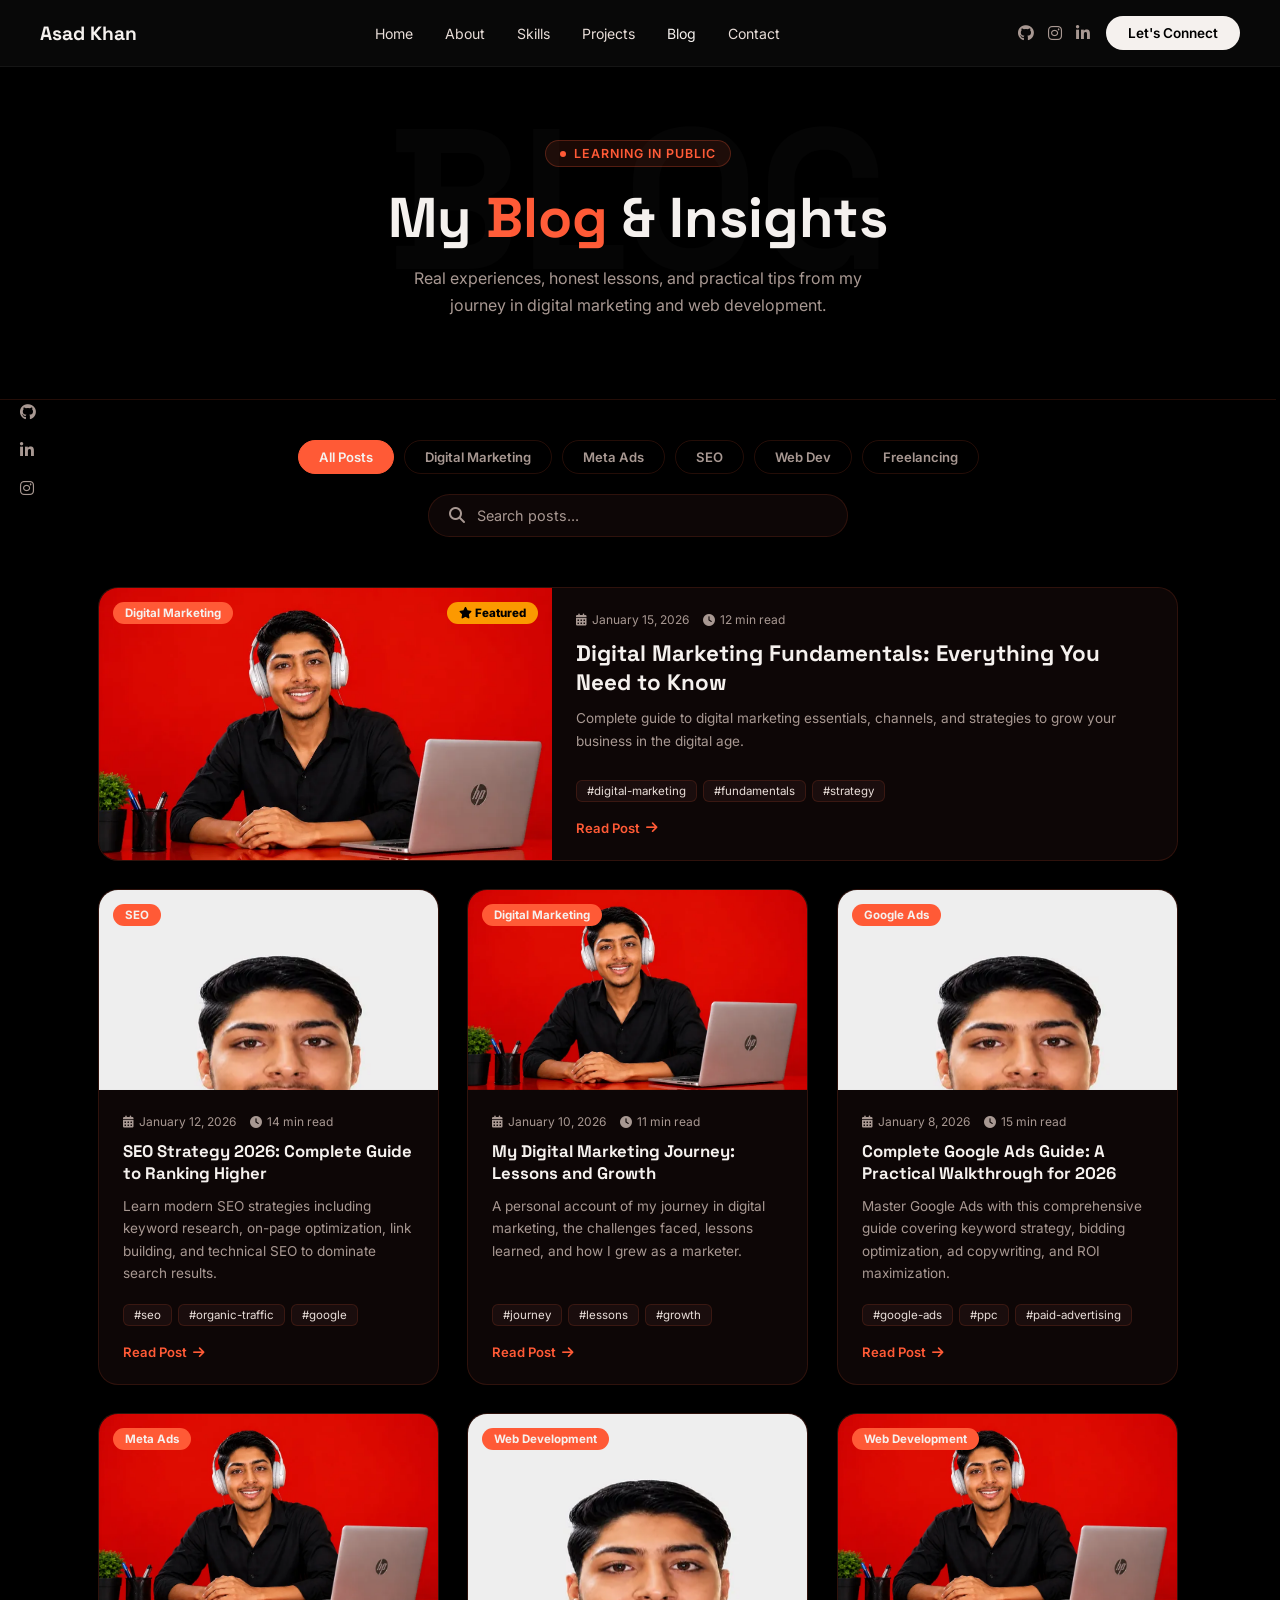
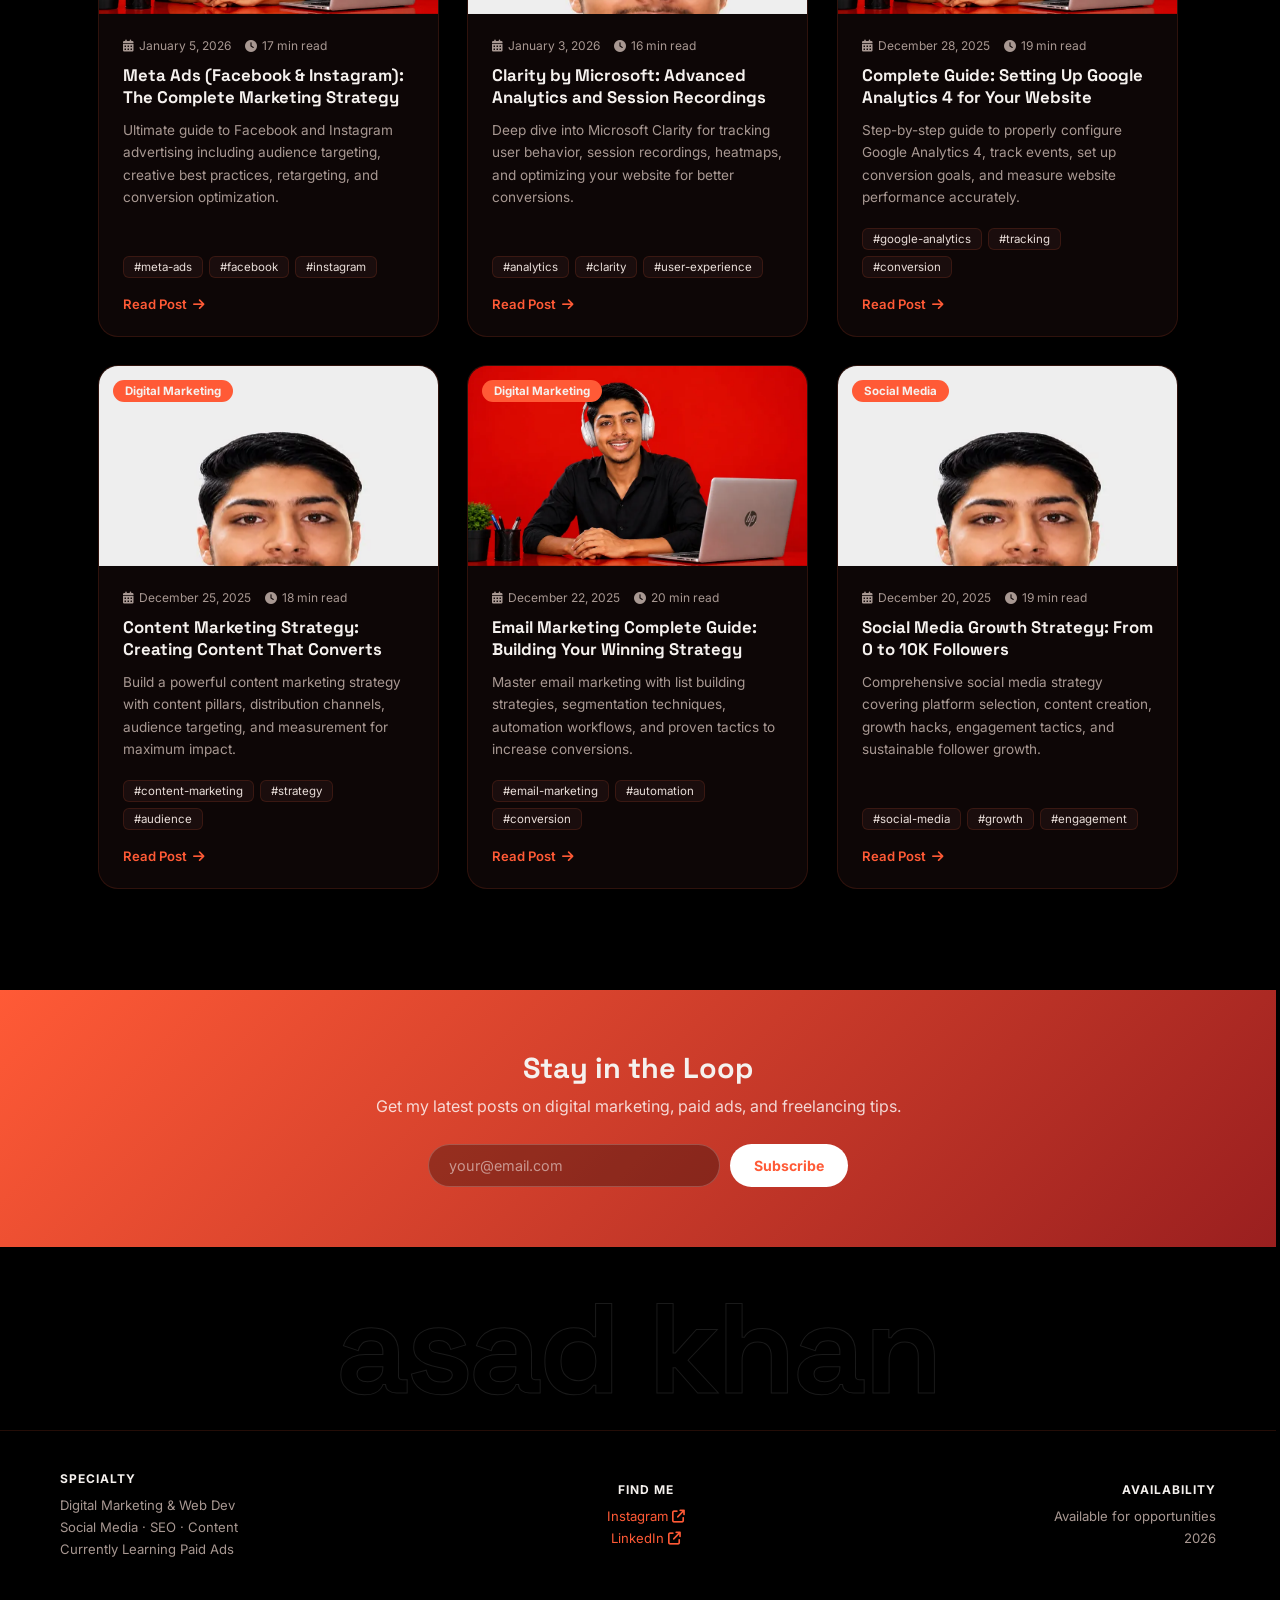
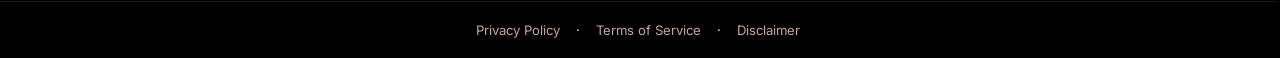
<file: blog.html>
<!DOCTYPE html>
<html lang="en">
<head>
<!-- Microsoft Clarity (site-wide) -->
<script type="text/javascript">
  (function(c,l,a,r,i,t,y){
    c[a]=c[a]||function(){(c[a].q=c[a].q||[]).push(arguments)};
    t=l.createElement(r);t.async=1;t.src="https://www.clarity.ms/tag/"+i;
    y=l.getElementsByTagName(r)[0];y.parentNode.insertBefore(t,y);
  })(window, document, "clarity", "script", "xlpjov2pxv");
</script>

<meta charset="UTF-8"/>
<meta name="viewport" content="width=device-width, initial-scale=1.0"/>
<title>Blog | Asad Khan</title>
<meta name="description" content="Real experiences, honest lessons, and practical tips from Muhammad Asad Khan's journey in digital marketing and web development."/>

<!-- Brand fonts + icons (same as main site) -->
<link href="https://fonts.googleapis.com/css2?family=Inter:wght@300;400;500;600;700;800;900&family=Space+Grotesk:wght@400;500;600;700&display=swap" rel="stylesheet"/>
<link rel="stylesheet" href="https://cdnjs.cloudflare.com/ajax/libs/font-awesome/6.5.0/css/all.min.css"/>

<!-- Shared brand stylesheets — SAME files as index.html, so nav, footer,
     colors, typography and spacing stay perfectly in sync automatically. -->
<link rel="stylesheet" href="style.css"/>
<link rel="stylesheet" href="premium.css"/>

<link rel="icon" type="image/x-icon" href="favicon.ico"/>
<link rel="icon" type="image/png" sizes="32x32" href="images/favicon-32x32.png"/>
<link rel="icon" type="image/png" sizes="16x16" href="images/favicon-16x16.png"/>
<link rel="apple-touch-icon" sizes="180x180" href="images/apple-touch-icon.png"/>
<link rel="manifest" href="site.webmanifest"/>

<style>
/* ══════════════════════════════════════════════════════════════
   BLOG-ONLY STYLES
   (Reset, nav, footer, colors, and fonts already come from style.css
   / premium.css, so nothing brand-related is duplicated here —
   only the layout that is unique to this page.)
   ══════════════════════════════════════════════════════════════ */

/* ---------- Performance: promote animated layers, avoid layout thrash --- */
.blog-card, .fade-up { will-change: transform, opacity; }
.blog-card-img img { will-change: transform; }

/* ---------- Nav active-link state (Blog page) ---------- */
.nav-links a.active { color: var(--white); }

/* ---------- HERO ---------- */
.blog-hero { padding: 140px 60px 80px; text-align: center; position: relative; overflow: hidden; border-bottom: 1px solid var(--card-border); contain: layout paint; }
.blog-hero::before {
  content: 'BLOG'; position: absolute; top: 50%; left: 50%; transform: translate(-50%, -50%);
  font-family: 'Space Grotesk', sans-serif; font-size: clamp(80px, 18vw, 200px); font-weight: 900;
  color: rgba(255,255,255,0.02); pointer-events: none; white-space: nowrap;
}
.blog-eyebrow {
  display: inline-flex; align-items: center; gap: 8px;
  background: rgba(255,90,54,0.1); border: 1px solid rgba(255,90,54,0.25);
  padding: 5px 14px; border-radius: 50px; font-size: 0.78rem; color: var(--red);
  font-weight: 600; letter-spacing: 1px; text-transform: uppercase; margin-bottom: 20px;
}
.blog-eyebrow span { width: 6px; height: 6px; background: var(--red); border-radius: 50%; animation: blogPulse 2s infinite; }
@keyframes blogPulse { 0%, 100% { opacity: 1; } 50% { opacity: 0.3; } }
.blog-hero h1 { font-family: 'Space Grotesk', sans-serif; font-size: clamp(2.2rem, 5vw, 3.5rem); font-weight: 800; line-height: 1.1; margin-bottom: 16px; }
.blog-hero h1 span { color: var(--red); }
.blog-hero p { color: var(--grey); font-size: 1rem; max-width: 500px; margin: 0 auto; line-height: 1.7; }

/* ---------- FILTERS ---------- */
.filter-wrap { padding: 40px 60px 0; display: flex; gap: 10px; flex-wrap: wrap; justify-content: center; }
.filter-btn {
  padding: 8px 20px; border-radius: 50px; font-size: 0.82rem; font-weight: 600;
  border: 1px solid var(--card-border); background: transparent; color: var(--grey);
  cursor: pointer; font-family: inherit;
  transition: transform 0.25s cubic-bezier(0.4,0,0.2,1), box-shadow 0.25s cubic-bezier(0.4,0,0.2,1), color 0.2s, border-color 0.2s, background 0.2s;
}
.filter-btn:hover { border-color: var(--red); color: var(--red); transform: translateY(-2px); box-shadow: 0 8px 20px rgba(255,90,54,0.18); }
.filter-btn:active { transform: translateY(1px) scale(0.98); box-shadow: none; }
.filter-btn.active { background: var(--red); border-color: var(--red); color: var(--white); }

/* ---------- SEARCH ---------- */
.search-wrap { padding: 20px 60px 0; display: flex; justify-content: center; }
.search-box {
  display: flex; align-items: center; gap: 12px; background: var(--card-dark);
  border: 1px solid var(--card-border); border-radius: 50px; padding: 12px 20px;
  width: 100%; max-width: 420px; transition: border-color 0.25s cubic-bezier(0.4,0,0.2,1);
}
.search-box:focus-within { border-color: var(--red); }
.search-box i { color: var(--grey); }
.search-box input { background: transparent; border: none; outline: none; color: var(--white); font-family: inherit; font-size: 0.9rem; width: 100%; }
.search-box input::placeholder { color: var(--grey); }

/* ---------- GRID ---------- */
.blog-grid-wrap { padding: 50px 60px 100px; max-width: 1200px; margin: 0 auto; }
.blog-grid { display: grid; grid-template-columns: repeat(auto-fill, minmax(340px, 1fr)); gap: 28px; }

/* ---------- CARD ---------- */
.blog-card {
  background: var(--card-dark); border: 1px solid var(--card-border); border-radius: 20px;
  overflow: hidden; cursor: pointer; display: flex; flex-direction: column;
  transition: transform 0.25s cubic-bezier(0.4,0,0.2,1), box-shadow 0.25s cubic-bezier(0.4,0,0.2,1), border-color 0.25s;
}
.blog-card:hover { border-color: rgba(255,90,54,0.4); transform: translateY(-6px); box-shadow: 0 20px 50px rgba(0,0,0,0.4); }
.blog-card:active { transform: translateY(-2px) scale(0.99); }
.blog-card-img { width: 100%; height: 200px; background: linear-gradient(135deg, #170A07, #2A130D); display: block; position: relative; overflow: hidden; }
.blog-card-img img { width: 100%; height: 100%; object-fit: cover; object-position: top; transition: transform 0.4s cubic-bezier(0.4,0,0.2,1); }
.blog-card:hover .blog-card-img img { transform: scale(1.05); }
.blog-card-img-placeholder { width: 100%; height: 100%; display: flex; align-items: center; justify-content: center; font-size: 3rem; color: var(--red); }
.blog-cat-badge { position: absolute; top: 14px; left: 14px; background: var(--red); color: var(--white); padding: 4px 12px; border-radius: 50px; font-size: 0.72rem; font-weight: 700; }
.featured-label { position: absolute; top: 14px; right: 14px; background: rgba(255,170,0,0.9); color: #000; padding: 4px 12px; border-radius: 50px; font-size: 0.72rem; font-weight: 800; }
.blog-card-body { padding: 24px; flex: 1; display: flex; flex-direction: column; }
.blog-meta { display: flex; align-items: center; gap: 14px; margin-bottom: 12px; }
.blog-date, .blog-read-time { font-size: 0.75rem; color: var(--grey); display: flex; align-items: center; gap: 5px; }
.blog-card-body h3 { font-family: 'Space Grotesk', sans-serif; font-size: 1.05rem; font-weight: 700; line-height: 1.3; margin-bottom: 10px; color: var(--white); transition: color 0.2s; }
.blog-card:hover h3 { color: var(--red); }
.blog-card-body p { font-size: 0.85rem; color: var(--grey); line-height: 1.65; flex: 1; margin-bottom: 20px; }
.blog-tags { display: flex; flex-wrap: wrap; gap: 6px; margin-bottom: 18px; }
.blog-tag { background: var(--dark3); border: 1px solid var(--card-border); padding: 3px 10px; border-radius: 6px; font-size: 0.72rem; color: var(--light-grey); }
.blog-read-btn { display: inline-flex; align-items: center; gap: 6px; color: var(--red); font-size: 0.82rem; font-weight: 600; transition: gap 0.2s; }
.blog-card:hover .blog-read-btn { gap: 10px; }

/* ---------- FEATURED ---------- */
.blog-card.featured { grid-column: 1 / -1; flex-direction: row; min-height: 260px; }
.blog-card.featured .blog-card-img { width: 42%; height: auto; flex-shrink: 0; border-radius: 0; }
.blog-card.featured .blog-card-img img { height: 100%; }
.blog-card.featured .blog-card-body h3 { font-size: 1.4rem; }

/* ---------- LOADING / EMPTY ---------- */
.loading-state { text-align: center; padding: 80px 20px; color: var(--grey); }
.loading-state .spinner { width: 40px; height: 40px; border: 3px solid var(--card-border); border-top-color: var(--red); border-radius: 50%; animation: blogSpin 0.8s linear infinite; margin: 0 auto 16px; will-change: transform; }
@keyframes blogSpin { to { transform: rotate(360deg); } }
.empty-state { text-align: center; padding: 80px 20px; color: var(--grey); grid-column: 1 / -1; }
.empty-state i { font-size: 3rem; margin-bottom: 16px; color: var(--card-border); display: block; }
.empty-state h3 { font-size: 1.1rem; color: var(--light-grey); margin-bottom: 8px; }

/* ---------- NEWSLETTER ---------- */
.newsletter-strip { background: linear-gradient(135deg, var(--red), #9A1F1F); padding: 60px; text-align: center; position: relative; overflow: hidden; }
.newsletter-strip h2 { font-family: 'Space Grotesk', sans-serif; font-size: 1.8rem; font-weight: 700; margin-bottom: 10px; }
.newsletter-strip p { color: rgba(255,255,255,0.8); margin-bottom: 28px; }
.newsletter-form { display: flex; gap: 10px; max-width: 420px; margin: 0 auto; }
.newsletter-form input { flex: 1; background: rgba(0,0,0,0.3); border: 1px solid rgba(255,255,255,0.2); color: #fff; border-radius: 50px; padding: 12px 20px; font-family: inherit; font-size: 0.9rem; outline: none; }
.newsletter-form input::placeholder { color: rgba(255,255,255,0.5); }
.newsletter-form button {
  background: #fff; color: var(--red); border: none; border-radius: 50px; padding: 12px 24px;
  font-weight: 700; font-size: 0.88rem; cursor: pointer; font-family: inherit; white-space: nowrap;
  transition: transform 0.25s cubic-bezier(0.4,0,0.2,1), box-shadow 0.25s cubic-bezier(0.4,0,0.2,1), background 0.2s, color 0.2s;
}
.newsletter-form button:hover { background: var(--black); color: #fff; transform: translateY(-2px); box-shadow: 0 8px 20px rgba(0,0,0,0.35); }
.newsletter-form button:active { transform: translateY(1px) scale(0.98); box-shadow: none; }

/* ---------- Legal links row (matches main site footer) ---------- */
.blog-legal-row { text-align: center; padding: 20px; font-size: 0.82rem; border-top: 1px solid rgba(255,255,255,0.1); }
.blog-legal-row a { color: #C4A79B; margin: 0 12px; text-decoration: none; transition: color 0.2s; }
.blog-legal-row a:hover { color: var(--white); }

/* ---------- FADE UP reveal (JS-driven, no scroll listener needed) ---------- */
.fade-up { opacity: 0; transform: translateY(30px); transition: opacity 0.6s cubic-bezier(0.16,1,0.3,1), transform 0.6s cubic-bezier(0.16,1,0.3,1); }
.fade-up.visible { opacity: 1; transform: translateY(0); }

/* ---------- MOBILE ---------- */
@media (max-width: 900px) {
  .blog-hero { padding: 120px 20px 60px; }
  .filter-wrap, .search-wrap, .blog-grid-wrap { padding-left: 16px; padding-right: 16px; }
  .blog-hero h1 { font-size: clamp(1.8rem, 6vw, 2.5rem); }
  .blog-card.featured { flex-direction: column; }
  .blog-card.featured .blog-card-img { width: 100%; height: 200px; }
  .blog-grid { grid-template-columns: 1fr; gap: 16px; }
  .newsletter-strip { padding: 40px 20px; }
  .newsletter-form { flex-direction: column; }
}
@media (max-width: 480px) {
  .blog-hero { padding: 100px 16px 40px; }
  .blog-eyebrow { font-size: 0.7rem; }
  .filter-wrap { padding: 24px 16px 0; gap: 6px; }
  .filter-btn { padding: 6px 14px; font-size: 0.76rem; }
  .search-wrap { padding: 14px 16px 0; }
  .blog-card-body { padding: 16px; }
  .blog-card-body h3 { font-size: 0.95rem; }
  .blog-card-body p { font-size: 0.82rem; }
  .newsletter-strip h2 { font-size: 1.3rem; }
}

/* ---------- Respect reduced-motion users ---------- */
@media (prefers-reduced-motion: reduce) {
  .fade-up, .blog-card, .filter-btn, .newsletter-form button, .blog-card-img img { transition: none !important; }
}
</style>
</head>
<body>

<!-- ── MOBILE DRAWER (same markup/classes as index.html) ── -->
<div class="mobile-drawer" id="mobileDrawer">
  <a href="index.html">Home</a>
  <a href="index.html#about">About</a>
  <a href="index.html#skills">Skills</a>
  <a href="index.html#projects">Projects</a>
  <a href="blog.html" style="color:#FF5A36">Blog</a>
  <a href="index.html#contact">Contact</a>
  <div class="mobile-drawer-social">
    <a href="https://github.com/asadlodhi143" target="_blank"><i class="fab fa-github"></i></a>
    <a href="https://www.instagram.com/asadlodhi_143/" target="_blank"><i class="fab fa-instagram"></i></a>
    <a href="https://wa.me/923209835916" target="_blank"><i class="fab fa-whatsapp"></i></a>
  </div>
</div>

<!-- ── LEFT ICONS (same as main site) ── -->
<div class="left-icons">
  <a href="https://github.com/asadlodhi143" target="_blank" title="GitHub"><i class="fab fa-github"></i></a>
  <a href="https://www.linkedin.com/in/muhammad-asad-khan-b22606419/?skipRedirect=true" target="_blank" title="LinkedIn"><i class="fab fa-linkedin-in"></i></a>
  <a href="https://www.instagram.com/asadlodhi_143/" target="_blank" title="Instagram"><i class="fab fa-instagram"></i></a>
</div>

<!-- ── NAVBAR (identical structure/classes to index.html) ── -->
<nav id="navbar">
  <a href="index.html" class="nav-logo" style="text-decoration:none;">Asad Khan</a>
  <ul class="nav-links">
    <li><a href="index.html">Home</a></li>
    <li><a href="index.html#about">About</a></li>
    <li><a href="index.html#skills">Skills</a></li>
    <li><a href="index.html#projects">Projects</a></li>
    <li><a href="blog.html" class="active">Blog</a></li>
    <li><a href="index.html#contact">Contact</a></li>
  </ul>
  <div class="nav-right">
    <div class="nav-social-links">
      <a href="https://github.com/asadlodhi143" target="_blank" title="GitHub"><i class="fab fa-github"></i></a>
      <a href="https://www.instagram.com/asadlodhi_143/" target="_blank" title="Instagram"><i class="fab fa-instagram"></i></a>
      <a href="https://www.linkedin.com/in/muhammad-asad-khan-b22606419/?skipRedirect=true" target="_blank" title="LinkedIn"><i class="fab fa-linkedin-in"></i></a>
    </div>
    <a href="index.html#contact" class="btn-hire">Let's Connect</a>
    <button class="hamburger" id="hamburger" onclick="toggleMobileMenu()" aria-label="Menu">
      <span></span><span></span><span></span>
    </button>
  </div>
</nav>

<!-- ── HERO ── -->
<div class="blog-hero">
  <div class="blog-eyebrow"><span></span> Learning in Public</div>
  <h1>My <span>Blog</span> &amp; Insights</h1>
  <p>Real experiences, honest lessons, and practical tips from my journey in digital marketing and web development.</p>
</div>

<!-- ── FILTERS ── -->
<div class="filter-wrap" id="filterWrap">
  <button class="filter-btn active" onclick="filterPosts('all',this)">All Posts</button>
  <button class="filter-btn" onclick="filterPosts('Digital Marketing',this)">Digital Marketing</button>
  <button class="filter-btn" onclick="filterPosts('Meta Ads',this)">Meta Ads</button>
  <button class="filter-btn" onclick="filterPosts('SEO',this)">SEO</button>
  <button class="filter-btn" onclick="filterPosts('Web Development',this)">Web Dev</button>
  <button class="filter-btn" onclick="filterPosts('Freelancing Tips',this)">Freelancing</button>
</div>

<!-- ── SEARCH ── -->
<div class="search-wrap">
  <div class="search-box">
    <i class="fas fa-search"></i>
    <input type="text" id="searchInput" placeholder="Search posts..." oninput="searchPosts()"/>
  </div>
</div>

<!-- ── GRID ── -->
<div class="blog-grid-wrap">
  <div class="blog-grid" id="blogGrid">
    <div class="loading-state" style="grid-column:1/-1">
      <div class="spinner"></div>
      <p>Loading posts...</p>
    </div>
  </div>
</div>

<!-- ── NEWSLETTER ── -->
<div class="newsletter-strip">
  <h2>Stay in the Loop</h2>
  <p>Get my latest posts on digital marketing, paid ads, and freelancing tips.</p>
  <div class="newsletter-form">
    <input type="email" id="nl-email" placeholder="your@email.com"/>
    <button onclick="subscribeNewsletter()">Subscribe</button>
  </div>
</div>

<!-- ── FOOTER (identical structure/classes to index.html) ── -->
<div class="footer-name">asad khan</div>
<footer>
  <div class="footer-col">
    <h4>SPECIALTY</h4>
    <p>Digital Marketing & Web Dev<br>Social Media · SEO · Content<br>Currently Learning Paid Ads</p>
  </div>
  <div class="footer-col" style="text-align:center;">
    <h4>FIND ME</h4>
    <p>
      <a href="https://www.instagram.com/asadlodhi_143/" target="_blank" style="color:var(--red);">Instagram <i class="fas fa-arrow-up-right-from-square"></i></a><br>
      <a href="https://www.linkedin.com/in/muhammad-asad-khan-b22606419/?skipRedirect=true" target="_blank" style="color:var(--red);">LinkedIn <i class="fas fa-arrow-up-right-from-square"></i></a>
    </p>
  </div>
  <div class="footer-col" style="text-align:right;">
    <h4>AVAILABILITY</h4>
    <p>Available for opportunities<br>2026</p>
  </div>
</footer>

<!-- ── LEGAL LINKS (matches main site) ── -->
<div class="blog-legal-row">
  <a href="privacy-policy.html">Privacy Policy</a> ·
  <a href="terms.html">Terms of Service</a> ·
  <a href="disclaimer.html">Disclaimer</a>
</div>

<!-- ══════════════════════════════════════════════════════════════
     SCRIPTS
     Note: the heavy full-page canvas particle systems used on the
     homepage (neon3d.js / three-scene.js) are intentionally NOT
     loaded here. On a long, content-heavy page like the blog they
     redraw a full-document-height canvas every animation frame,
     which is the main source of scroll stutter. premium.js is kept
     because it only runs lightweight, event-driven effects (hover
     tick, click pulse, magnetic buttons, one-time reveal) — nothing
     that repaints continuously.
     ══════════════════════════════════════════════════════════════ -->
<script src="premium.js" defer></script>

<script>
"use strict";

// ── STATE ─────────────────────────────────────────────────────────
let ALL_POSTS    = [];
let activeFilter = 'all';
let searchQuery  = '';

// ── ICON MAP per category ────────────────────────────────────────
const EMOJI = {
  'Digital Marketing': 'fa-bullhorn', 'Meta Ads': 'fa-bullseye', 'Google Ads': 'fa-magnifying-glass-dollar',
  'SEO': 'fa-magnifying-glass', 'Social Media': 'fa-mobile-screen', 'Web Development': 'fa-code',
  'Freelancing Tips': 'fa-briefcase', 'Case Study': 'fa-chart-column', 'General': 'fa-pen-nib'
};

// ── LOAD posts.json (auto-generated by build script) ─────────────
async function loadPosts() {
  try {
    const res = await fetch('posts.json?v=' + Date.now());
    if (!res.ok) throw new Error('not found');
    ALL_POSTS = await res.json();
    renderPosts();
  } catch (e) {
    // Fallback: hardcoded sample posts if posts.json hasn't been built yet
    ALL_POSTS = [
      {
        id: 1, slug: 'how-i-built-my-portfolio-free',
        title: 'How I Built My Freelance Portfolio Website for Free',
        date: 'July 1, 2026', category: 'Web Development',
        summary: 'I built a fully professional portfolio website with a contact form and a WhatsApp chat button — all for PKR 0. Here is exactly how I did it.',
        thumbnail: 'images/asad-desk.webp',
        tags: ['portfolio', 'github pages', 'freelancing'],
        readTime: '5 min read', featured: true,
        link: 'posts/post-viewer.html?slug=how-i-built-my-portfolio-free'
      },
      {
        id: 2, slug: '5-lessons-from-internship',
        title: '5 Things I Learned in My Digital Marketing Internship',
        date: 'June 15, 2026', category: 'Digital Marketing',
        summary: 'After completing my internship at Digital Lodhi Marketing (DLM), here are the 5 most valuable real-world lessons that no course ever taught me.',
        thumbnail: 'images/asad-headshot.webp',
        tags: ['internship', 'digital marketing', 'lessons'],
        readTime: '4 min read', featured: false,
        link: 'posts/post-viewer.html?slug=5-lessons-from-internship'
      }
    ];
    renderPosts();
  }
}

// ── RENDER ────────────────────────────────────────────────────────
function renderPosts() {
  const grid = document.getElementById('blogGrid');

  let filtered = ALL_POSTS.filter(p => {
    const mF = activeFilter === 'all' || p.category === activeFilter;
    const mS = !searchQuery ||
               p.title.toLowerCase().includes(searchQuery) ||
               p.summary.toLowerCase().includes(searchQuery) ||
               (p.tags || []).some(t => t.toLowerCase().includes(searchQuery));
    return mF && mS;
  });

  if (!filtered.length) {
    grid.innerHTML = `<div class="empty-state">
      <i class="fas fa-pen-nib"></i>
      <h3>No posts found</h3>
      <p>Try a different search or check back soon!</p>
    </div>`;
    return;
  }

  grid.innerHTML = filtered.map((p, i) => {
    const isFeat  = p.featured && i === 0 && activeFilter === 'all' && !searchQuery;
    const link    = 'posts/post-viewer.html?slug=' + (p.slug || p.id);
    const emoji   = EMOJI[p.category] || 'fa-pen-nib';
    const imgHTML = p.thumbnail
      ? `<img src="${p.thumbnail}" alt="${p.title}" loading="lazy"/>`
      : `<div class="blog-card-img-placeholder"><i class="fas ${emoji}"></i></div>`;
    const tagsHTML = (p.tags || []).map(t => `<span class="blog-tag">#${t}</span>`).join('');

    return `
    <div class="blog-card ${isFeat ? 'featured' : ''} fade-up" onclick="window.location='${link}'">
      <div class="blog-card-img">
        ${imgHTML}
        <span class="blog-cat-badge">${p.category}</span>
        ${isFeat ? '<span class="featured-label"><i class="fas fa-star"></i> Featured</span>' : ''}
      </div>
      <div class="blog-card-body">
        <div class="blog-meta">
          <span class="blog-date"><i class="fas fa-calendar-alt"></i> ${p.date}</span>
          <span class="blog-read-time"><i class="fas fa-clock"></i> ${p.readTime}</span>
        </div>
        <h3>${p.title}</h3>
        <p>${p.summary}</p>
        <div class="blog-tags">${tagsHTML}</div>
        <span class="blog-read-btn">Read Post <i class="fas fa-arrow-right"></i></span>
      </div>
    </div>`;
  }).join('');

  // Trigger fade-up reveal (single rAF batch — no per-card scroll listeners)
  requestAnimationFrame(() => {
    document.querySelectorAll('.fade-up').forEach((el, i) => {
      setTimeout(() => el.classList.add('visible'), i * 80);
    });
  });
}

// ── FILTER & SEARCH ───────────────────────────────────────────────
function filterPosts(cat, btn) {
  activeFilter = cat;
  document.querySelectorAll('.filter-btn').forEach(b => b.classList.remove('active'));
  btn.classList.add('active');
  renderPosts();
}
function searchPosts() {
  searchQuery = document.getElementById('searchInput').value.toLowerCase().trim();
  renderPosts();
}

// ── NEWSLETTER ────────────────────────────────────────────────────
function subscribeNewsletter() {
  const emailEl = document.getElementById('nl-email');
  const email = emailEl.value.trim();
  if (!email || !email.includes('@')) { alert('Please enter a valid email.'); return; }
  alert('Subscribed! Thanks ' + email);
  emailEl.value = '';
}

// ── MOBILE MENU ───────────────────────────────────────────────────
function toggleMobileMenu() {
  const drawer  = document.getElementById('mobileDrawer');
  const burger  = document.getElementById('hamburger');
  const isOpen  = drawer.classList.toggle('open');
  burger.classList.toggle('open', isOpen);
  document.body.style.overflow = isOpen ? 'hidden' : '';
}
document.addEventListener('keydown', e => {
  if (e.key === 'Escape') {
    document.getElementById('mobileDrawer').classList.remove('open');
    document.getElementById('hamburger').classList.remove('open');
    document.body.style.overflow = '';
  }
});

// ── NAV BACKGROUND ON SCROLL (single rAF-throttled listener — cheap) ──
(function () {
  const navEl = document.getElementById('navbar');
  let ticking = false;
  window.addEventListener('scroll', () => {
    if (ticking) return;
    ticking = true;
    requestAnimationFrame(() => {
      navEl.style.background = window.scrollY > 50 ? 'rgba(10,10,10,0.98)' : 'rgba(10,10,10,0.85)';
      ticking = false;
    });
  }, { passive: true });
})();

// ── INIT ──────────────────────────────────────────────────────────
loadPosts();
</script>
</body>
</html>
</file>
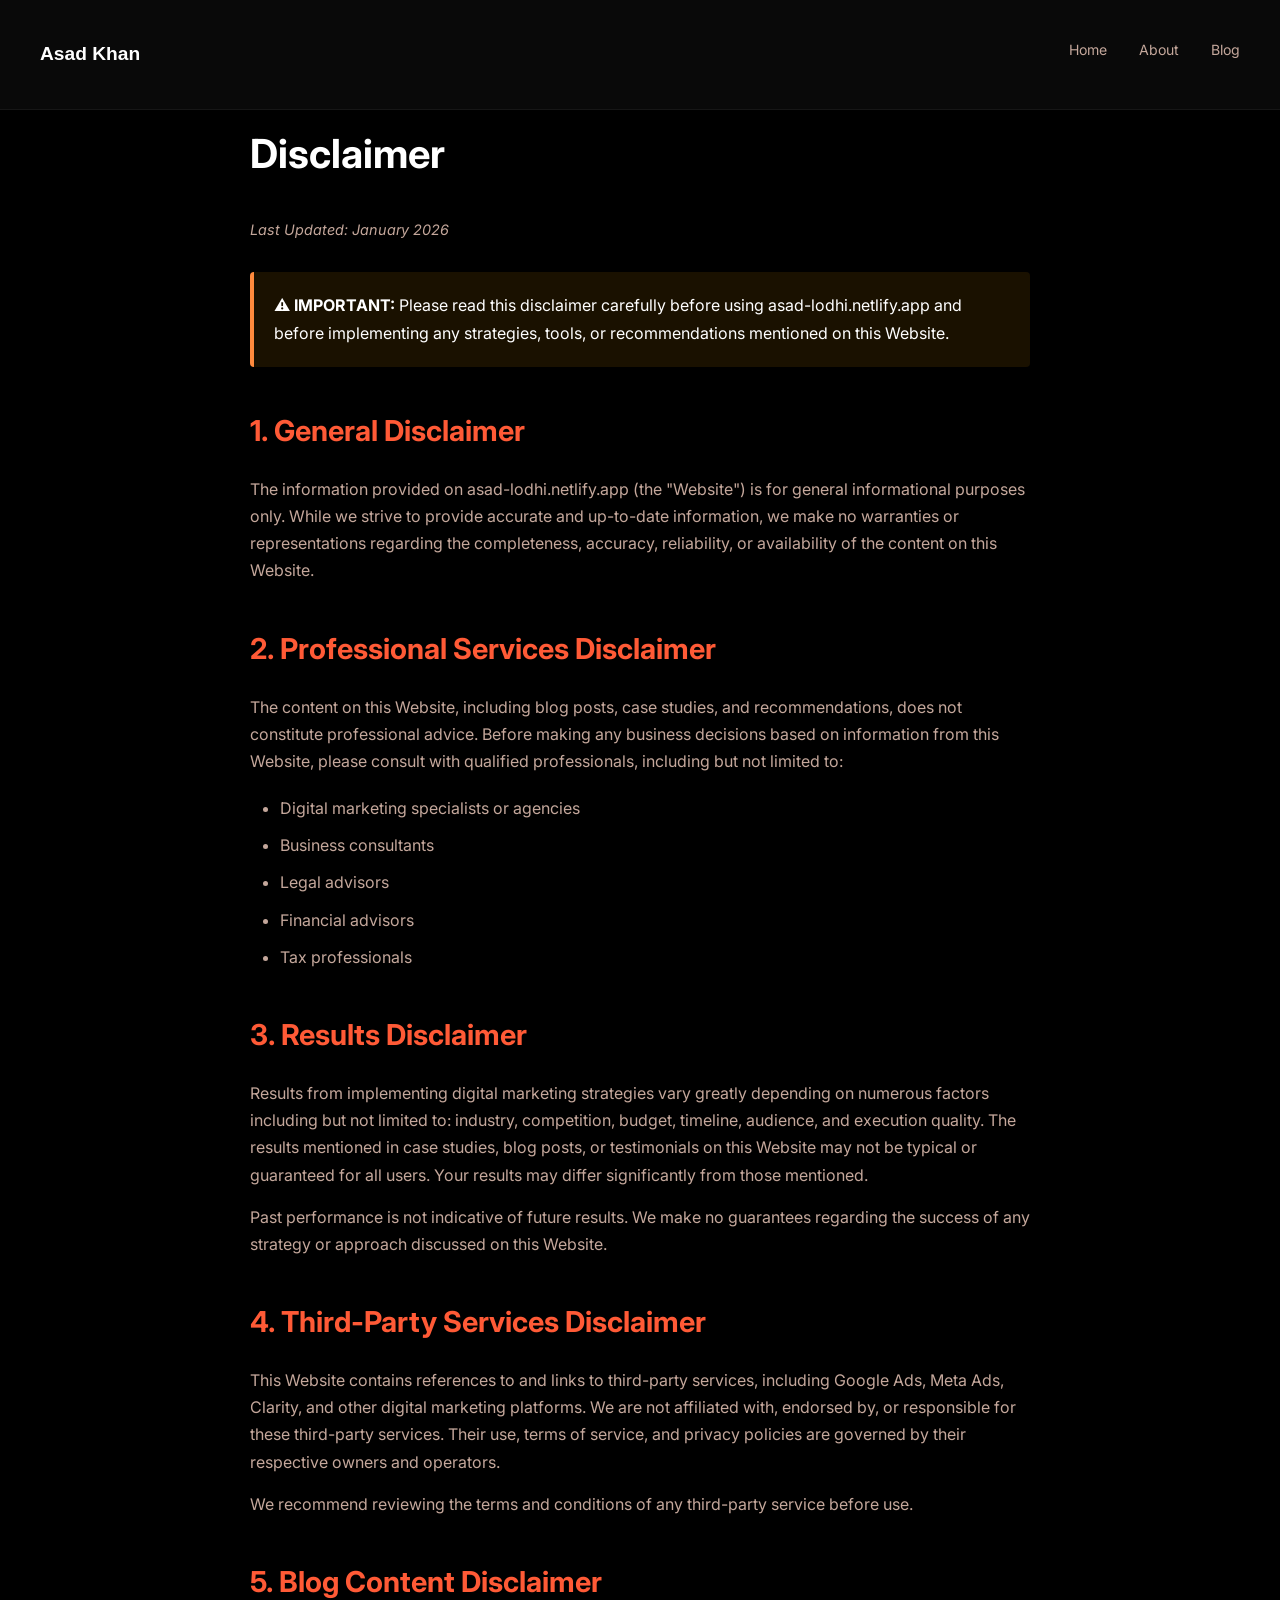
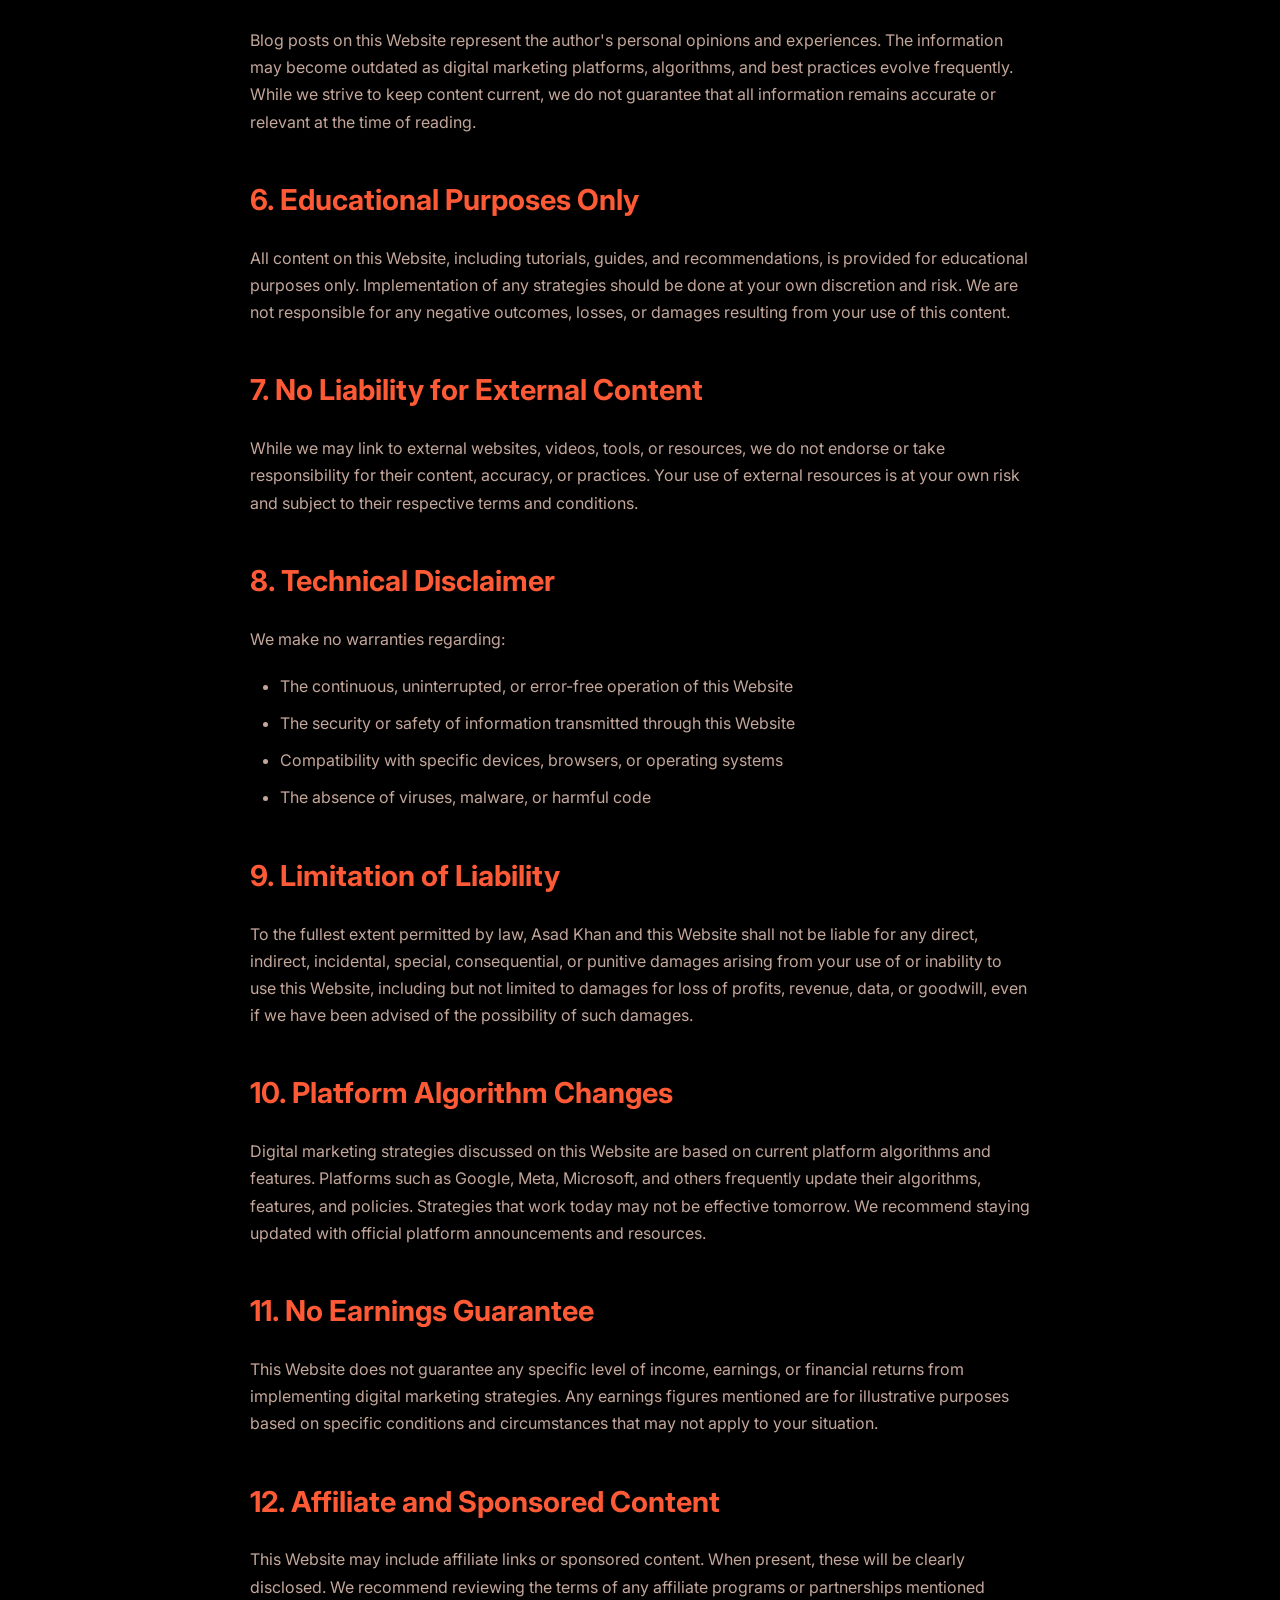
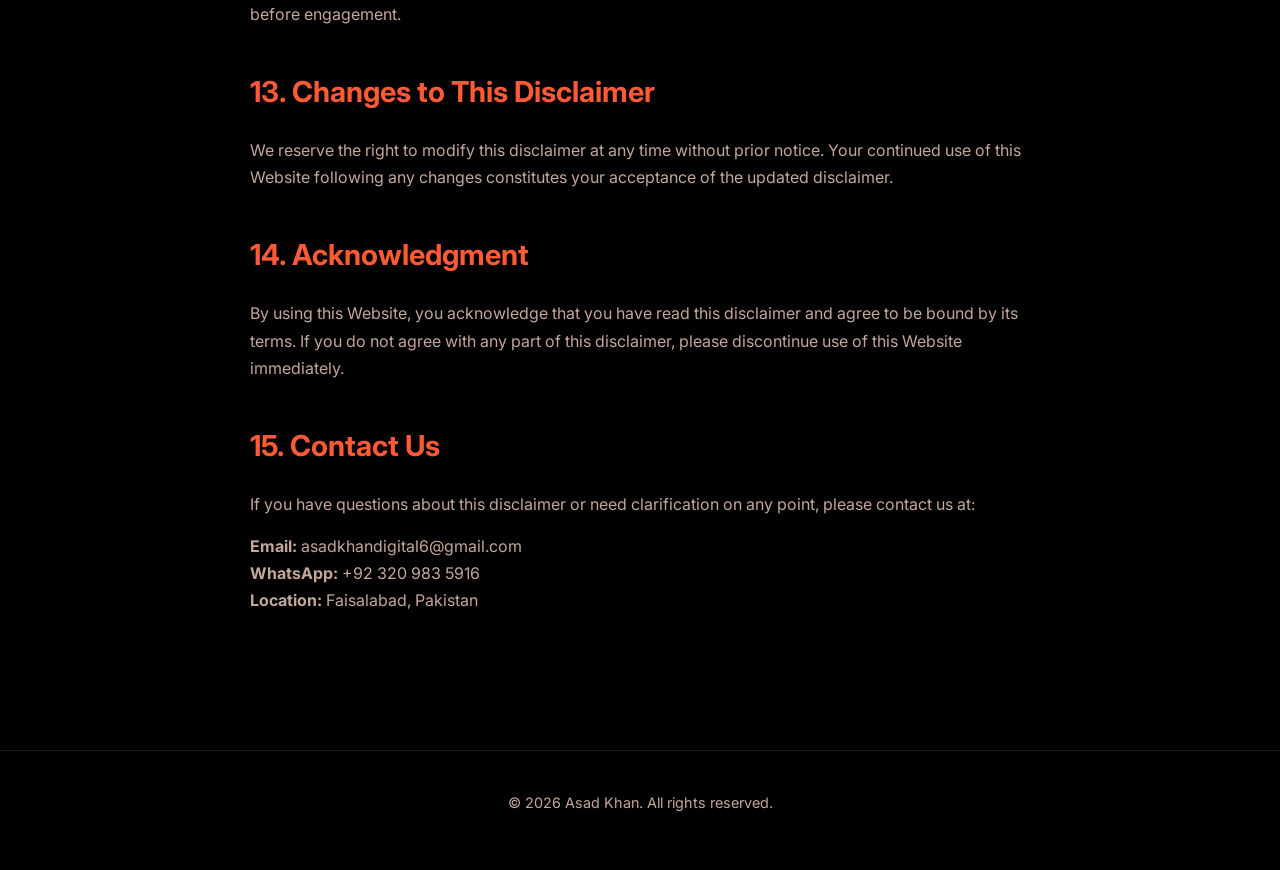
<file: disclaimer.html>
<!DOCTYPE html>
<html lang="en">
<head>
<!-- Microsoft Clarity (site-wide) -->
<script type="text/javascript">
  (function(c,l,a,r,i,t,y){
    c[a]=c[a]||function(){(c[a].q=c[a].q||[]).push(arguments)};
    t=l.createElement(r);t.async=1;t.src="https://www.clarity.ms/tag/"+i;
    y=l.getElementsByTagName(r)[0];y.parentNode.insertBefore(t,y);
  })(window, document, "clarity", "script", "xlpjov2pxv");
</script>

    <meta charset="UTF-8"/>
    <meta name="viewport" content="width=device-width, initial-scale=1.0"/>
    <title>Disclaimer | Asad Khan</title>
    <link href="https://fonts.googleapis.com/css2?family=Inter:wght@300;400;500;600;700;800;900&display=swap" rel="stylesheet"/>
    <link rel="stylesheet" href="https://cdnjs.cloudflare.com/ajax/libs/font-awesome/6.5.0/css/all.min.css"/>
    <style>
        *,*::before,*::after{margin:0;padding:0;box-sizing:border-box;}
        :root{--red:#FF5A36;--black:#000000;--dark:#150808;--white:#FFFFFF;--grey:#C4A79B;}
        html{scroll-behavior:smooth;}
        body{font-family:'Inter',sans-serif;background:var(--black);color:var(--white);line-height:1.7;}
        a{text-decoration:none;color:var(--red);}
        a:hover{text-decoration:underline;}
        nav{position:fixed;top:0;left:0;right:0;z-index:1000;display:flex;align-items:center;justify-content:space-between;padding:16px 40px;background:rgba(10,10,10,0.95);border-bottom:1px solid rgba(255,255,255,0.05);}
        .nav-logo{font-family:'Space Grotesk',sans-serif;font-size:1.2rem;font-weight:700;}
        .nav-links{display:flex;gap:32px;list-style:none;}
        .nav-links a{font-size:0.88rem;color:var(--grey);transition:color 0.2s;}
        .nav-links a:hover{color:var(--white);}
        .container{max-width:900px;margin:0 auto;padding:120px 60px 60px;}
        h1{font-size:2.5rem;margin-bottom:30px;color:var(--white);}
        h2{font-size:1.8rem;margin-top:40px;margin-bottom:20px;color:var(--red);}
        h3{font-size:1.3rem;margin-top:30px;margin-bottom:15px;color:var(--white);}
        p{margin-bottom:15px;color:var(--grey);}
        ul,ol{margin:20px 0 20px 30px;color:var(--grey);}
        li{margin-bottom:10px;}
        .last-updated{color:var(--grey);font-size:0.9rem;margin-bottom:30px;font-style:italic;}
        .warning-box{background:rgba(255,170,0,0.1);border-left:4px solid #FF8A3D;padding:20px;margin:20px 0;border-radius:4px;}
        footer{text-align:center;padding:40px 20px;border-top:1px solid rgba(255,255,255,0.1);margin-top:60px;color:var(--grey);font-size:0.9rem;}
        @media(max-width:768px){
            .container{padding:100px 20px 40px;}
            h1{font-size:1.8rem;}
            h2{font-size:1.4rem;}
            nav{padding:12px 20px;}
            .nav-links{gap:16px;font-size:0.75rem;}
        }
    </style>
</head>
<body>
    <nav>
        <span class="nav-logo">Asad Khan</span>
        <ul class="nav-links">
            <li><a href="index.html">Home</a></li>
            <li><a href="index.html#about">About</a></li>
            <li><a href="blog.html">Blog</a></li>
        </ul>
    </nav>

    <div class="container">
        <h1>Disclaimer</h1>
        <p class="last-updated">Last Updated: January 2026</p>

        <div class="warning-box">
            <strong>⚠️ IMPORTANT:</strong> Please read this disclaimer carefully before using asad-lodhi.netlify.app and before implementing any strategies, tools, or recommendations mentioned on this Website.
        </div>

        <h2>1. General Disclaimer</h2>
        <p>The information provided on asad-lodhi.netlify.app (the "Website") is for general informational purposes only. While we strive to provide accurate and up-to-date information, we make no warranties or representations regarding the completeness, accuracy, reliability, or availability of the content on this Website.</p>

        <h2>2. Professional Services Disclaimer</h2>
        <p>The content on this Website, including blog posts, case studies, and recommendations, does not constitute professional advice. Before making any business decisions based on information from this Website, please consult with qualified professionals, including but not limited to:</p>
        <ul>
            <li>Digital marketing specialists or agencies</li>
            <li>Business consultants</li>
            <li>Legal advisors</li>
            <li>Financial advisors</li>
            <li>Tax professionals</li>
        </ul>

        <h2>3. Results Disclaimer</h2>
        <p>Results from implementing digital marketing strategies vary greatly depending on numerous factors including but not limited to: industry, competition, budget, timeline, audience, and execution quality. The results mentioned in case studies, blog posts, or testimonials on this Website may not be typical or guaranteed for all users. Your results may differ significantly from those mentioned.</p>
        <p>Past performance is not indicative of future results. We make no guarantees regarding the success of any strategy or approach discussed on this Website.</p>

        <h2>4. Third-Party Services Disclaimer</h2>
        <p>This Website contains references to and links to third-party services, including Google Ads, Meta Ads, Clarity, and other digital marketing platforms. We are not affiliated with, endorsed by, or responsible for these third-party services. Their use, terms of service, and privacy policies are governed by their respective owners and operators.</p>
        <p>We recommend reviewing the terms and conditions of any third-party service before use.</p>

        <h2>5. Blog Content Disclaimer</h2>
        <p>Blog posts on this Website represent the author's personal opinions and experiences. The information may become outdated as digital marketing platforms, algorithms, and best practices evolve frequently. While we strive to keep content current, we do not guarantee that all information remains accurate or relevant at the time of reading.</p>

        <h2>6. Educational Purposes Only</h2>
        <p>All content on this Website, including tutorials, guides, and recommendations, is provided for educational purposes only. Implementation of any strategies should be done at your own discretion and risk. We are not responsible for any negative outcomes, losses, or damages resulting from your use of this content.</p>

        <h2>7. No Liability for External Content</h2>
        <p>While we may link to external websites, videos, tools, or resources, we do not endorse or take responsibility for their content, accuracy, or practices. Your use of external resources is at your own risk and subject to their respective terms and conditions.</p>

        <h2>8. Technical Disclaimer</h2>
        <p>We make no warranties regarding:</p>
        <ul>
            <li>The continuous, uninterrupted, or error-free operation of this Website</li>
            <li>The security or safety of information transmitted through this Website</li>
            <li>Compatibility with specific devices, browsers, or operating systems</li>
            <li>The absence of viruses, malware, or harmful code</li>
        </ul>

        <h2>9. Limitation of Liability</h2>
        <p>To the fullest extent permitted by law, Asad Khan and this Website shall not be liable for any direct, indirect, incidental, special, consequential, or punitive damages arising from your use of or inability to use this Website, including but not limited to damages for loss of profits, revenue, data, or goodwill, even if we have been advised of the possibility of such damages.</p>

        <h2>10. Platform Algorithm Changes</h2>
        <p>Digital marketing strategies discussed on this Website are based on current platform algorithms and features. Platforms such as Google, Meta, Microsoft, and others frequently update their algorithms, features, and policies. Strategies that work today may not be effective tomorrow. We recommend staying updated with official platform announcements and resources.</p>

        <h2>11. No Earnings Guarantee</h2>
        <p>This Website does not guarantee any specific level of income, earnings, or financial returns from implementing digital marketing strategies. Any earnings figures mentioned are for illustrative purposes based on specific conditions and circumstances that may not apply to your situation.</p>

        <h2>12. Affiliate and Sponsored Content</h2>
        <p>This Website may include affiliate links or sponsored content. When present, these will be clearly disclosed. We recommend reviewing the terms of any affiliate programs or partnerships mentioned before engagement.</p>

        <h2>13. Changes to This Disclaimer</h2>
        <p>We reserve the right to modify this disclaimer at any time without prior notice. Your continued use of this Website following any changes constitutes your acceptance of the updated disclaimer.</p>

        <h2>14. Acknowledgment</h2>
        <p>By using this Website, you acknowledge that you have read this disclaimer and agree to be bound by its terms. If you do not agree with any part of this disclaimer, please discontinue use of this Website immediately.</p>

        <h2>15. Contact Us</h2>
        <p>If you have questions about this disclaimer or need clarification on any point, please contact us at:</p>
        <p>
            <strong>Email:</strong> asadkhandigital6@gmail.com<br>
            <strong>WhatsApp:</strong> +92 320 983 5916<br>
            <strong>Location:</strong> Faisalabad, Pakistan
        </p>
    </div>

    <footer>
        <p>&copy; 2026 Asad Khan. All rights reserved.</p>
    </footer>
</body>
</html>
</file>
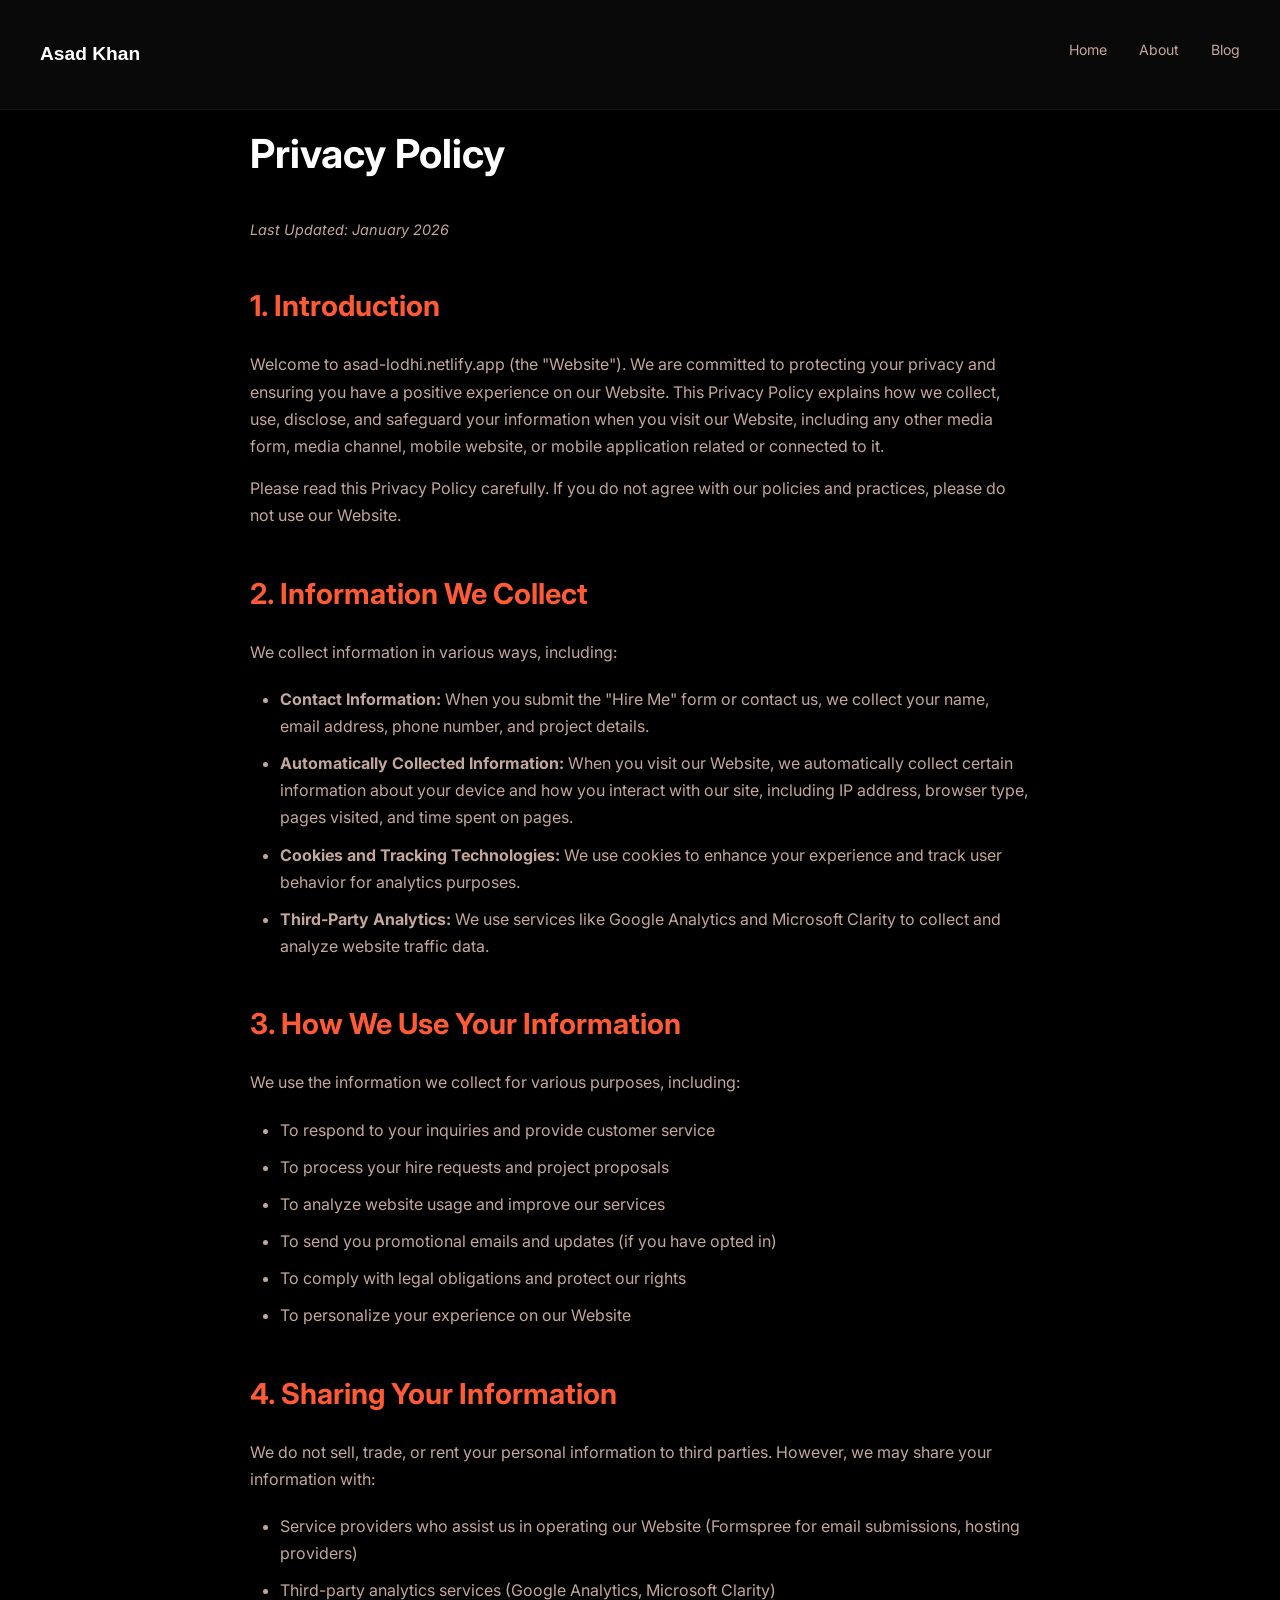
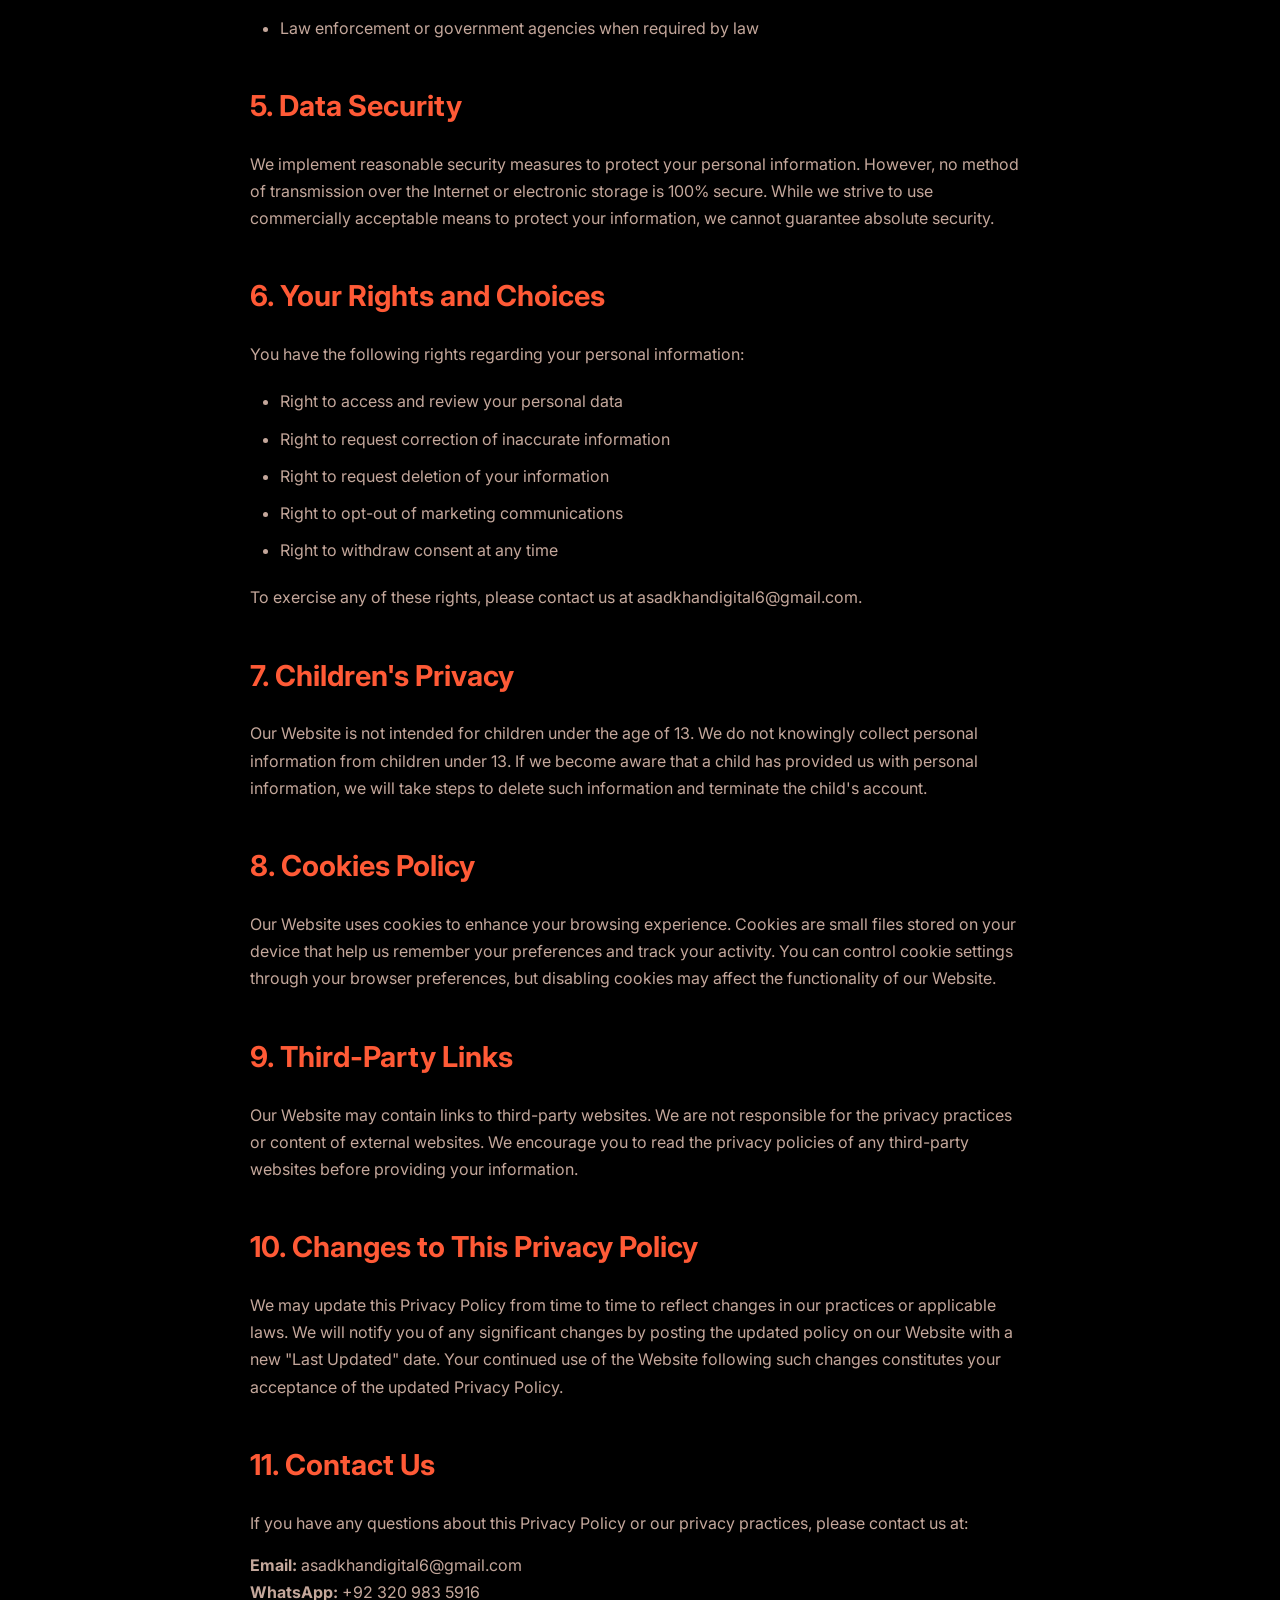
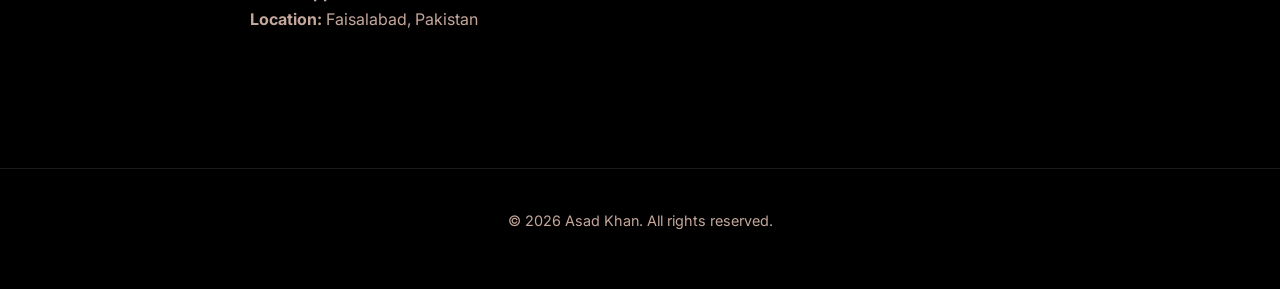
<file: privacy-policy.html>
<!DOCTYPE html>
<html lang="en">
<head>
<!-- Microsoft Clarity (site-wide) -->
<script type="text/javascript">
  (function(c,l,a,r,i,t,y){
    c[a]=c[a]||function(){(c[a].q=c[a].q||[]).push(arguments)};
    t=l.createElement(r);t.async=1;t.src="https://www.clarity.ms/tag/"+i;
    y=l.getElementsByTagName(r)[0];y.parentNode.insertBefore(t,y);
  })(window, document, "clarity", "script", "xlpjov2pxv");
</script>

    <meta charset="UTF-8"/>
    <meta name="viewport" content="width=device-width, initial-scale=1.0"/>
    <title>Privacy Policy | Asad Khan</title>
    <link href="https://fonts.googleapis.com/css2?family=Inter:wght@300;400;500;600;700;800;900&display=swap" rel="stylesheet"/>
    <link rel="stylesheet" href="https://cdnjs.cloudflare.com/ajax/libs/font-awesome/6.5.0/css/all.min.css"/>
    <style>
        *,*::before,*::after{margin:0;padding:0;box-sizing:border-box;}
        :root{--red:#FF5A36;--black:#000000;--dark:#150808;--white:#FFFFFF;--grey:#C4A79B;}
        html{scroll-behavior:smooth;}
        body{font-family:'Inter',sans-serif;background:var(--black);color:var(--white);line-height:1.7;}
        a{text-decoration:none;color:var(--red);}
        a:hover{text-decoration:underline;}
        nav{position:fixed;top:0;left:0;right:0;z-index:1000;display:flex;align-items:center;justify-content:space-between;padding:16px 40px;background:rgba(10,10,10,0.95);border-bottom:1px solid rgba(255,255,255,0.05);}
        .nav-logo{font-family:'Space Grotesk',sans-serif;font-size:1.2rem;font-weight:700;}
        .nav-links{display:flex;gap:32px;list-style:none;}
        .nav-links a{font-size:0.88rem;color:var(--grey);transition:color 0.2s;}
        .nav-links a:hover{color:var(--white);}
        .container{max-width:900px;margin:0 auto;padding:120px 60px 60px;}
        h1{font-size:2.5rem;margin-bottom:30px;color:var(--white);}
        h2{font-size:1.8rem;margin-top:40px;margin-bottom:20px;color:var(--red);}
        h3{font-size:1.3rem;margin-top:30px;margin-bottom:15px;color:var(--white);}
        p{margin-bottom:15px;color:var(--grey);}
        ul,ol{margin:20px 0 20px 30px;color:var(--grey);}
        li{margin-bottom:10px;}
        .last-updated{color:var(--grey);font-size:0.9rem;margin-bottom:30px;font-style:italic;}
        footer{text-align:center;padding:40px 20px;border-top:1px solid rgba(255,255,255,0.1);margin-top:60px;color:var(--grey);font-size:0.9rem;}
        @media(max-width:768px){
            .container{padding:100px 20px 40px;}
            h1{font-size:1.8rem;}
            h2{font-size:1.4rem;}
            nav{padding:12px 20px;}
            .nav-links{gap:16px;font-size:0.75rem;}
        }
    </style>
</head>
<body>
    <nav>
        <span class="nav-logo">Asad Khan</span>
        <ul class="nav-links">
            <li><a href="index.html">Home</a></li>
            <li><a href="index.html#about">About</a></li>
            <li><a href="blog.html">Blog</a></li>
        </ul>
    </nav>

    <div class="container">
        <h1>Privacy Policy</h1>
        <p class="last-updated">Last Updated: January 2026</p>

        <h2>1. Introduction</h2>
        <p>Welcome to asad-lodhi.netlify.app (the "Website"). We are committed to protecting your privacy and ensuring you have a positive experience on our Website. This Privacy Policy explains how we collect, use, disclose, and safeguard your information when you visit our Website, including any other media form, media channel, mobile website, or mobile application related or connected to it.</p>
        <p>Please read this Privacy Policy carefully. If you do not agree with our policies and practices, please do not use our Website.</p>

        <h2>2. Information We Collect</h2>
        <p>We collect information in various ways, including:</p>
        <ul>
            <li><strong>Contact Information:</strong> When you submit the "Hire Me" form or contact us, we collect your name, email address, phone number, and project details.</li>
            <li><strong>Automatically Collected Information:</strong> When you visit our Website, we automatically collect certain information about your device and how you interact with our site, including IP address, browser type, pages visited, and time spent on pages.</li>
            <li><strong>Cookies and Tracking Technologies:</strong> We use cookies to enhance your experience and track user behavior for analytics purposes.</li>
            <li><strong>Third-Party Analytics:</strong> We use services like Google Analytics and Microsoft Clarity to collect and analyze website traffic data.</li>
        </ul>

        <h2>3. How We Use Your Information</h2>
        <p>We use the information we collect for various purposes, including:</p>
        <ul>
            <li>To respond to your inquiries and provide customer service</li>
            <li>To process your hire requests and project proposals</li>
            <li>To analyze website usage and improve our services</li>
            <li>To send you promotional emails and updates (if you have opted in)</li>
            <li>To comply with legal obligations and protect our rights</li>
            <li>To personalize your experience on our Website</li>
        </ul>

        <h2>4. Sharing Your Information</h2>
        <p>We do not sell, trade, or rent your personal information to third parties. However, we may share your information with:</p>
        <ul>
            <li>Service providers who assist us in operating our Website (Formspree for email submissions, hosting providers)</li>
            <li>Third-party analytics services (Google Analytics, Microsoft Clarity)</li>
            <li>Law enforcement or government agencies when required by law</li>
        </ul>

        <h2>5. Data Security</h2>
        <p>We implement reasonable security measures to protect your personal information. However, no method of transmission over the Internet or electronic storage is 100% secure. While we strive to use commercially acceptable means to protect your information, we cannot guarantee absolute security.</p>

        <h2>6. Your Rights and Choices</h2>
        <p>You have the following rights regarding your personal information:</p>
        <ul>
            <li>Right to access and review your personal data</li>
            <li>Right to request correction of inaccurate information</li>
            <li>Right to request deletion of your information</li>
            <li>Right to opt-out of marketing communications</li>
            <li>Right to withdraw consent at any time</li>
        </ul>
        <p>To exercise any of these rights, please contact us at asadkhandigital6@gmail.com.</p>

        <h2>7. Children's Privacy</h2>
        <p>Our Website is not intended for children under the age of 13. We do not knowingly collect personal information from children under 13. If we become aware that a child has provided us with personal information, we will take steps to delete such information and terminate the child's account.</p>

        <h2>8. Cookies Policy</h2>
        <p>Our Website uses cookies to enhance your browsing experience. Cookies are small files stored on your device that help us remember your preferences and track your activity. You can control cookie settings through your browser preferences, but disabling cookies may affect the functionality of our Website.</p>

        <h2>9. Third-Party Links</h2>
        <p>Our Website may contain links to third-party websites. We are not responsible for the privacy practices or content of external websites. We encourage you to read the privacy policies of any third-party websites before providing your information.</p>

        <h2>10. Changes to This Privacy Policy</h2>
        <p>We may update this Privacy Policy from time to time to reflect changes in our practices or applicable laws. We will notify you of any significant changes by posting the updated policy on our Website with a new "Last Updated" date. Your continued use of the Website following such changes constitutes your acceptance of the updated Privacy Policy.</p>

        <h2>11. Contact Us</h2>
        <p>If you have any questions about this Privacy Policy or our privacy practices, please contact us at:</p>
        <p>
            <strong>Email:</strong> asadkhandigital6@gmail.com<br>
            <strong>WhatsApp:</strong> +92 320 983 5916<br>
            <strong>Location:</strong> Faisalabad, Pakistan
        </p>
    </div>

    <footer>
        <p>&copy; 2026 Asad Khan. All rights reserved.</p>
    </footer>
</body>
</html>
</file>
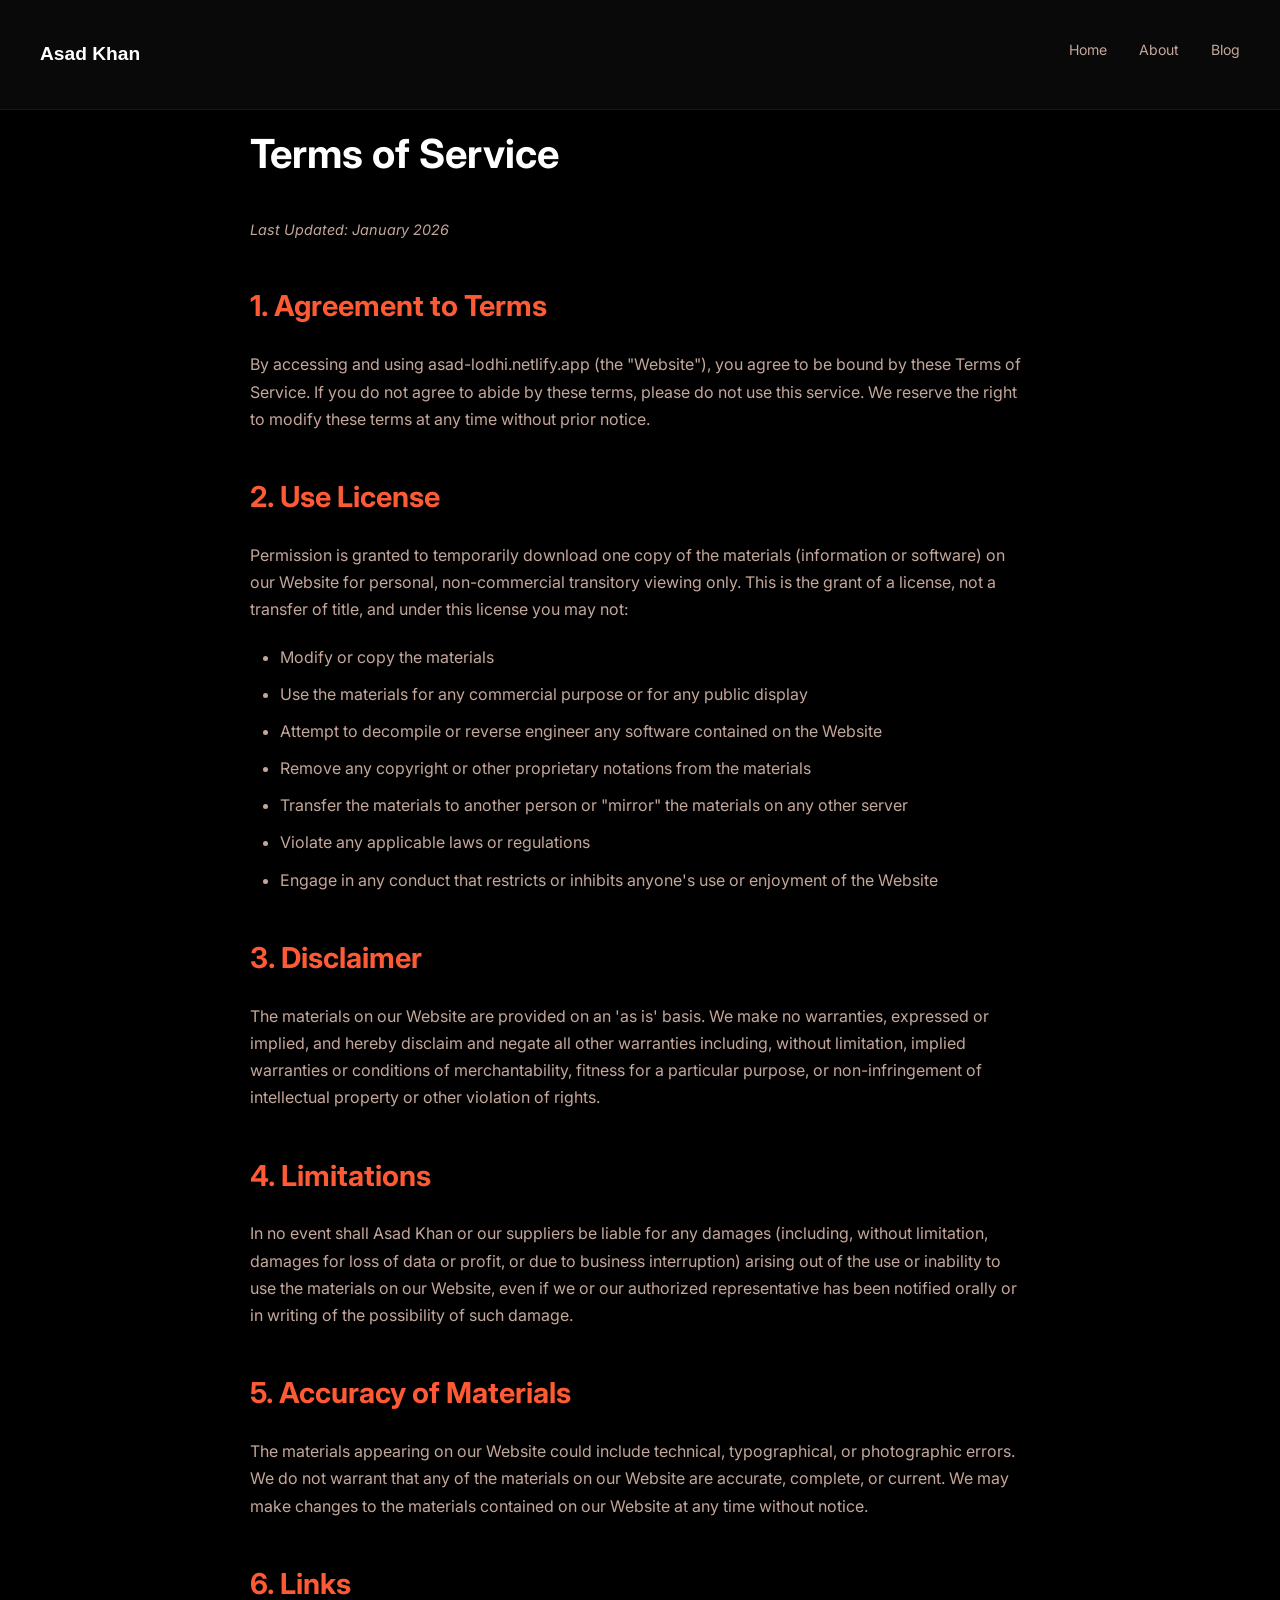
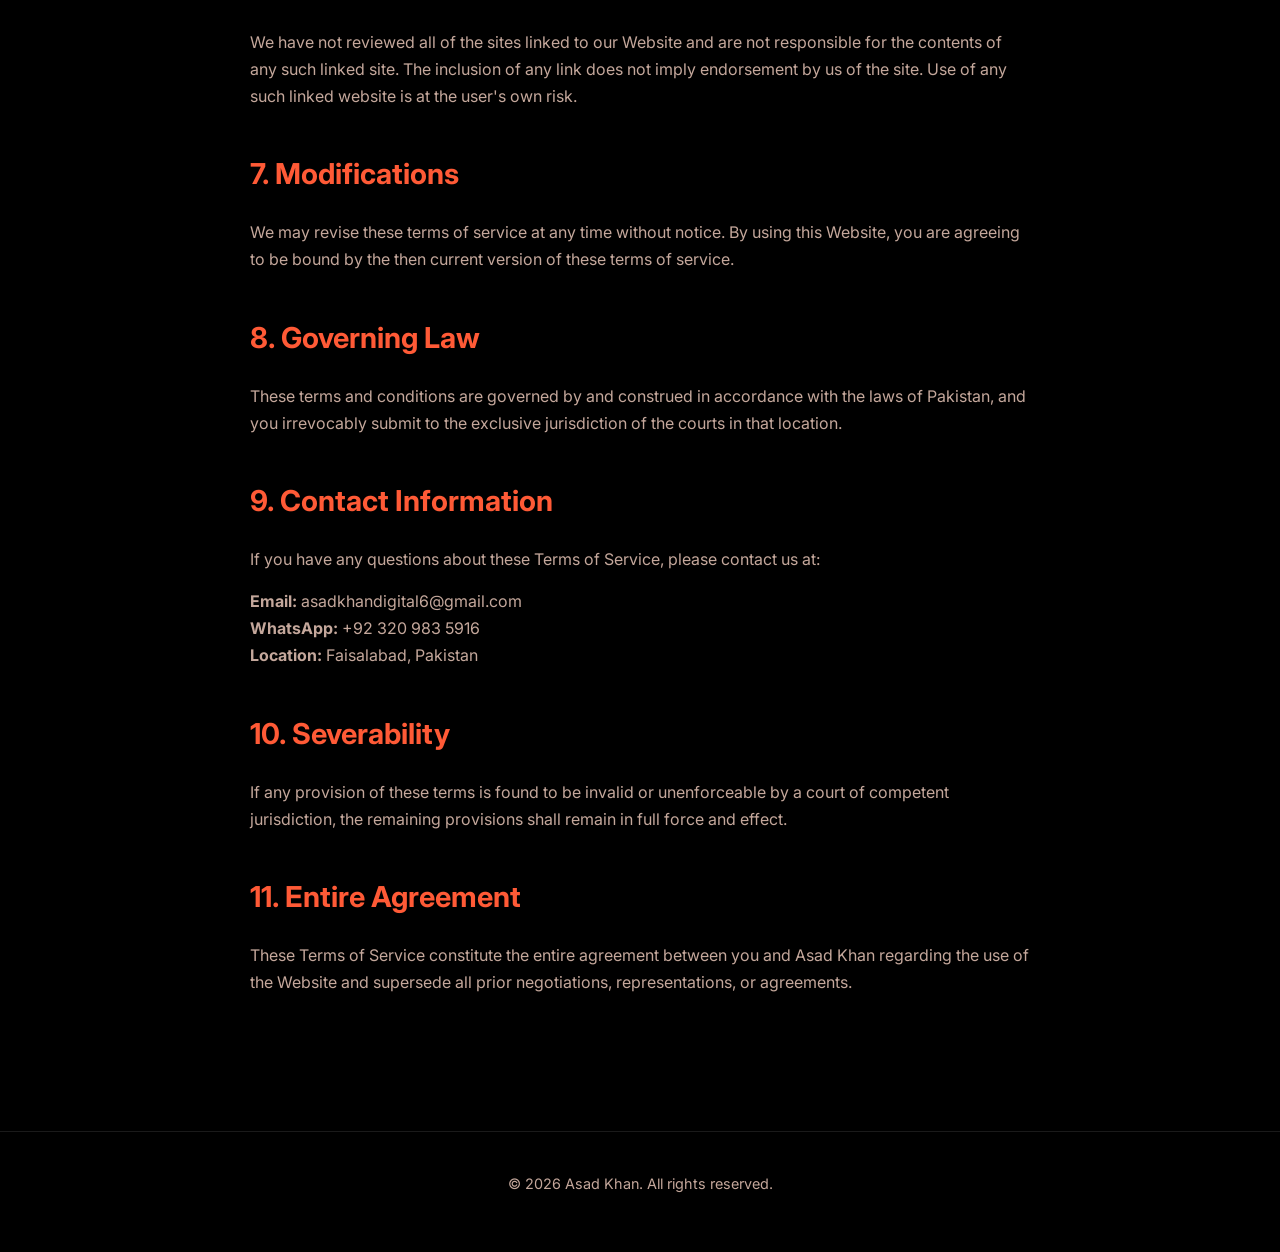
<file: terms.html>
<!DOCTYPE html>
<html lang="en">
<head>
<!-- Microsoft Clarity (site-wide) -->
<script type="text/javascript">
  (function(c,l,a,r,i,t,y){
    c[a]=c[a]||function(){(c[a].q=c[a].q||[]).push(arguments)};
    t=l.createElement(r);t.async=1;t.src="https://www.clarity.ms/tag/"+i;
    y=l.getElementsByTagName(r)[0];y.parentNode.insertBefore(t,y);
  })(window, document, "clarity", "script", "xlpjov2pxv");
</script>

    <meta charset="UTF-8"/>
    <meta name="viewport" content="width=device-width, initial-scale=1.0"/>
    <title>Terms of Service | Asad Khan</title>
    <link href="https://fonts.googleapis.com/css2?family=Inter:wght@300;400;500;600;700;800;900&display=swap" rel="stylesheet"/>
    <link rel="stylesheet" href="https://cdnjs.cloudflare.com/ajax/libs/font-awesome/6.5.0/css/all.min.css"/>
    <style>
        *,*::before,*::after{margin:0;padding:0;box-sizing:border-box;}
        :root{--red:#FF5A36;--black:#000000;--dark:#150808;--white:#FFFFFF;--grey:#C4A79B;}
        html{scroll-behavior:smooth;}
        body{font-family:'Inter',sans-serif;background:var(--black);color:var(--white);line-height:1.7;}
        a{text-decoration:none;color:var(--red);}
        a:hover{text-decoration:underline;}
        nav{position:fixed;top:0;left:0;right:0;z-index:1000;display:flex;align-items:center;justify-content:space-between;padding:16px 40px;background:rgba(10,10,10,0.95);border-bottom:1px solid rgba(255,255,255,0.05);}
        .nav-logo{font-family:'Space Grotesk',sans-serif;font-size:1.2rem;font-weight:700;}
        .nav-links{display:flex;gap:32px;list-style:none;}
        .nav-links a{font-size:0.88rem;color:var(--grey);transition:color 0.2s;}
        .nav-links a:hover{color:var(--white);}
        .container{max-width:900px;margin:0 auto;padding:120px 60px 60px;}
        h1{font-size:2.5rem;margin-bottom:30px;color:var(--white);}
        h2{font-size:1.8rem;margin-top:40px;margin-bottom:20px;color:var(--red);}
        h3{font-size:1.3rem;margin-top:30px;margin-bottom:15px;color:var(--white);}
        p{margin-bottom:15px;color:var(--grey);}
        ul,ol{margin:20px 0 20px 30px;color:var(--grey);}
        li{margin-bottom:10px;}
        .last-updated{color:var(--grey);font-size:0.9rem;margin-bottom:30px;font-style:italic;}
        footer{text-align:center;padding:40px 20px;border-top:1px solid rgba(255,255,255,0.1);margin-top:60px;color:var(--grey);font-size:0.9rem;}
        @media(max-width:768px){
            .container{padding:100px 20px 40px;}
            h1{font-size:1.8rem;}
            h2{font-size:1.4rem;}
            nav{padding:12px 20px;}
            .nav-links{gap:16px;font-size:0.75rem;}
        }
    </style>
</head>
<body>
    <nav>
        <span class="nav-logo">Asad Khan</span>
        <ul class="nav-links">
            <li><a href="index.html">Home</a></li>
            <li><a href="index.html#about">About</a></li>
            <li><a href="blog.html">Blog</a></li>
        </ul>
    </nav>

    <div class="container">
        <h1>Terms of Service</h1>
        <p class="last-updated">Last Updated: January 2026</p>

        <h2>1. Agreement to Terms</h2>
        <p>By accessing and using asad-lodhi.netlify.app (the "Website"), you agree to be bound by these Terms of Service. If you do not agree to abide by these terms, please do not use this service. We reserve the right to modify these terms at any time without prior notice.</p>

        <h2>2. Use License</h2>
        <p>Permission is granted to temporarily download one copy of the materials (information or software) on our Website for personal, non-commercial transitory viewing only. This is the grant of a license, not a transfer of title, and under this license you may not:</p>
        <ul>
            <li>Modify or copy the materials</li>
            <li>Use the materials for any commercial purpose or for any public display</li>
            <li>Attempt to decompile or reverse engineer any software contained on the Website</li>
            <li>Remove any copyright or other proprietary notations from the materials</li>
            <li>Transfer the materials to another person or "mirror" the materials on any other server</li>
            <li>Violate any applicable laws or regulations</li>
            <li>Engage in any conduct that restricts or inhibits anyone's use or enjoyment of the Website</li>
        </ul>

        <h2>3. Disclaimer</h2>
        <p>The materials on our Website are provided on an 'as is' basis. We make no warranties, expressed or implied, and hereby disclaim and negate all other warranties including, without limitation, implied warranties or conditions of merchantability, fitness for a particular purpose, or non-infringement of intellectual property or other violation of rights.</p>

        <h2>4. Limitations</h2>
        <p>In no event shall Asad Khan or our suppliers be liable for any damages (including, without limitation, damages for loss of data or profit, or due to business interruption) arising out of the use or inability to use the materials on our Website, even if we or our authorized representative has been notified orally or in writing of the possibility of such damage.</p>

        <h2>5. Accuracy of Materials</h2>
        <p>The materials appearing on our Website could include technical, typographical, or photographic errors. We do not warrant that any of the materials on our Website are accurate, complete, or current. We may make changes to the materials contained on our Website at any time without notice.</p>

        <h2>6. Links</h2>
        <p>We have not reviewed all of the sites linked to our Website and are not responsible for the contents of any such linked site. The inclusion of any link does not imply endorsement by us of the site. Use of any such linked website is at the user's own risk.</p>

        <h2>7. Modifications</h2>
        <p>We may revise these terms of service at any time without notice. By using this Website, you are agreeing to be bound by the then current version of these terms of service.</p>

        <h2>8. Governing Law</h2>
        <p>These terms and conditions are governed by and construed in accordance with the laws of Pakistan, and you irrevocably submit to the exclusive jurisdiction of the courts in that location.</p>

        <h2>9. Contact Information</h2>
        <p>If you have any questions about these Terms of Service, please contact us at:</p>
        <p>
            <strong>Email:</strong> asadkhandigital6@gmail.com<br>
            <strong>WhatsApp:</strong> +92 320 983 5916<br>
            <strong>Location:</strong> Faisalabad, Pakistan
        </p>

        <h2>10. Severability</h2>
        <p>If any provision of these terms is found to be invalid or unenforceable by a court of competent jurisdiction, the remaining provisions shall remain in full force and effect.</p>

        <h2>11. Entire Agreement</h2>
        <p>These Terms of Service constitute the entire agreement between you and Asad Khan regarding the use of the Website and supersede all prior negotiations, representations, or agreements.</p>
    </div>

    <footer>
        <p>&copy; 2026 Asad Khan. All rights reserved.</p>
    </footer>
</body>
</html>
</file>
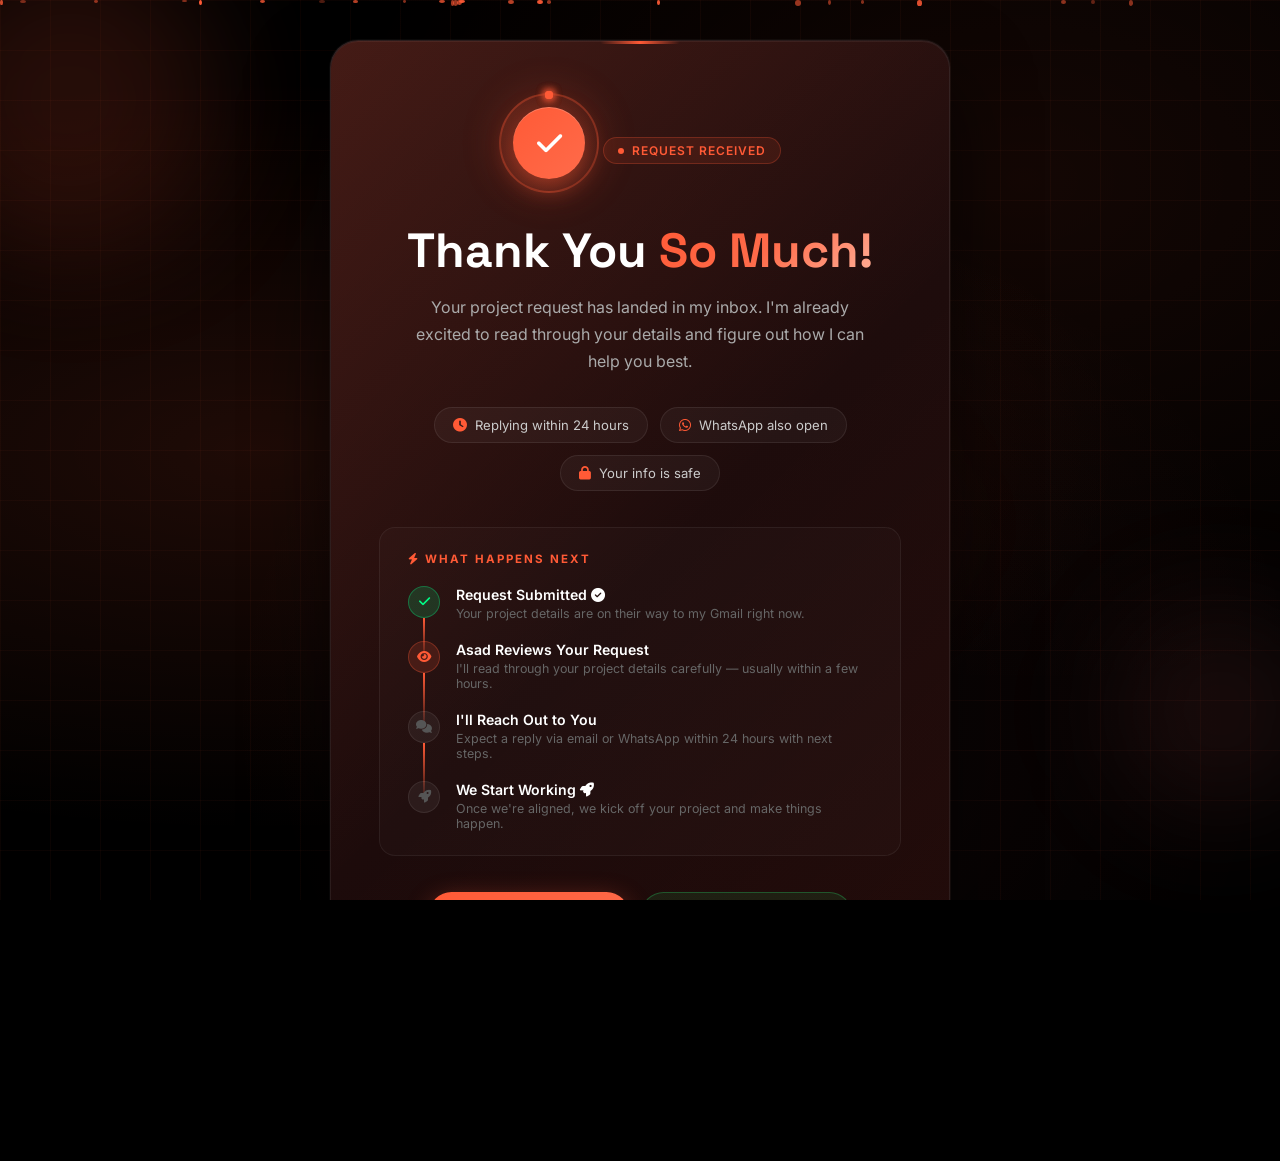
<file: thankyou.html>
<!DOCTYPE html>
<html lang="en">
<head>
<!-- Microsoft Clarity (site-wide) -->
<script type="text/javascript">
  (function(c,l,a,r,i,t,y){
    c[a]=c[a]||function(){(c[a].q=c[a].q||[]).push(arguments)};
    t=l.createElement(r);t.async=1;t.src="https://www.clarity.ms/tag/"+i;
    y=l.getElementsByTagName(r)[0];y.parentNode.insertBefore(t,y);
  })(window, document, "clarity", "script", "xlpjov2pxv");
</script>

<meta charset="UTF-8"/>
<meta name="viewport" content="width=device-width, initial-scale=1.0"/>
<title>Thank You! | Asad Khan</title>
<link href="https://fonts.googleapis.com/css2?family=Inter:wght@300;400;500;600;700;800;900&family=Space+Grotesk:wght@400;500;600;700;800&display=swap" rel="stylesheet"/>
<link rel="stylesheet" href="https://cdnjs.cloudflare.com/ajax/libs/font-awesome/6.5.0/css/all.min.css"/>
<style>
  *, *::before, *::after { margin:0; padding:0; box-sizing:border-box; }
  :root {
    --red: #FF5A36;
    --red-dark: #9A1F1F;
    --black: #000000;
    --dark: #150808;
    --white: #FFFFFF;
    --grey: #C4A79B;
    --card-border: #3A1414;
  }
  html, body {
    height: 100%; font-family: 'Inter', sans-serif;
    background: var(--black); color: var(--white);
    overflow-x: hidden;
  }

  /* ── ANIMATED BACKGROUND ── */
  .bg-scene {
    position: fixed; inset: 0; z-index: 0;
    background: radial-gradient(ellipse at 20% 50%, rgba(255,90,54,0.12) 0%, transparent 60%),
                radial-gradient(ellipse at 80% 20%, rgba(255,90,54,0.08) 0%, transparent 50%),
                radial-gradient(ellipse at 60% 80%, rgba(255,100,100,0.06) 0%, transparent 50%);
  }
  .bg-grid {
    position: fixed; inset: 0; z-index: 0;
    background-image:
      linear-gradient(rgba(255,90,54,0.04) 1px, transparent 1px),
      linear-gradient(90deg, rgba(255,90,54,0.04) 1px, transparent 1px);
    background-size: 50px 50px;
    animation: gridMove 20s linear infinite;
  }
  @keyframes gridMove { from{transform:translateY(0)} to{transform:translateY(50px)} }

  /* Floating orbs */
  .orb {
    position: fixed; border-radius: 50%;
    filter: blur(60px); pointer-events: none; z-index: 0;
    animation: floatOrb 8s ease-in-out infinite;
  }
  .orb-1 { width:300px; height:300px; background:rgba(255,90,54,0.15); top:-50px; left:-80px; animation-duration:9s; }
  .orb-2 { width:200px; height:200px; background:rgba(255,120,120,0.1); bottom:10%; right:-40px; animation-duration:12s; animation-delay:2s; }
  .orb-3 { width:150px; height:150px; background:rgba(255,90,54,0.08); top:50%; left:60%; animation-duration:7s; animation-delay:1s; }
  @keyframes floatOrb {
    0%,100%{transform:translateY(0) scale(1)}
    50%{transform:translateY(-30px) scale(1.1)}
  }

  /* Floating particles */
  .particles { position: fixed; inset: 0; z-index: 0; pointer-events: none; overflow: hidden; }
  .particle {
    position: absolute; width: 3px; height: 3px;
    background: var(--red); border-radius: 50%;
    animation: particleFloat linear infinite;
    opacity: 0;
  }
  @keyframes particleFloat {
    0%   { opacity:0; transform:translateY(100vh) scale(0); }
    10%  { opacity:1; }
    90%  { opacity:1; }
    100% { opacity:0; transform:translateY(-100px) scale(1.5); }
  }

  /* ── MAIN CONTENT ── */
  .page-wrap {
    position: relative; z-index: 10;
    min-height: 100vh;
    display: flex; flex-direction: column;
    align-items: center; justify-content: center;
    padding: 40px 20px;
  }

  /* ── 3D CARD ── */
  .card-scene {
    perspective: 1200px;
    width: 100%; max-width: 620px;
  }
  .card-3d {
    background: linear-gradient(145deg, #241010, #170707);
    border: 1px solid rgba(255,255,255,0.08);
    border-radius: 28px;
    padding: 52px 48px;
    text-align: center;
    position: relative; overflow: hidden;
    box-shadow:
      0 40px 80px rgba(0,0,0,0.6),
      0 0 0 1px rgba(255,255,255,0.04),
      inset 0 1px 0 rgba(255,255,255,0.06);
    transform: rotateX(0deg) rotateY(0deg);
    transition: transform 0.1s ease;
    animation: cardEntrance 0.8s cubic-bezier(0.34,1.56,0.64,1) both;
  }
  @keyframes cardEntrance {
    from { opacity:0; transform:translateY(60px) rotateX(15deg) scale(0.9); }
    to   { opacity:1; transform:translateY(0) rotateX(0deg) scale(1); }
  }

  /* Card glow border */
  .card-3d::before {
    content: '';
    position: absolute; inset: 0;
    border-radius: 28px;
    background: linear-gradient(135deg, rgba(255,90,54,0.15), transparent, rgba(255,90,54,0.05));
    pointer-events: none;
  }
  /* Card red top accent bar */
  .card-3d::after {
    content: '';
    position: absolute; top: 0; left: 50%; transform: translateX(-50%);
    width: 80px; height: 3px;
    background: linear-gradient(90deg, transparent, var(--red), transparent);
    border-radius: 0 0 3px 3px;
  }

  /* ── CHECKMARK ── */
  .check-wrap {
    position: relative; display: inline-block;
    margin-bottom: 32px;
    animation: checkDrop 0.6s cubic-bezier(0.34,1.56,0.64,1) 0.3s both;
  }
  @keyframes checkDrop { from{opacity:0;transform:scale(0) rotate(-180deg)} to{opacity:1;transform:scale(1) rotate(0deg)} }

  .check-ring-outer {
    width: 100px; height: 100px; border-radius: 50%;
    background: linear-gradient(135deg, rgba(255,90,54,0.2), rgba(255,90,54,0.05));
    border: 2px solid rgba(255,90,54,0.3);
    display: flex; align-items: center; justify-content: center;
    position: relative;
    animation: ringPulse 2.5s ease-in-out infinite 1s;
    box-shadow: 0 0 40px rgba(255,90,54,0.2);
  }
  @keyframes ringPulse {
    0%,100%{ box-shadow:0 0 20px rgba(255,90,54,0.2); transform:scale(1); }
    50%    { box-shadow:0 0 50px rgba(255,90,54,0.4); transform:scale(1.05); }
  }
  .check-ring-inner {
    width: 72px; height: 72px; border-radius: 50%;
    background: linear-gradient(135deg, var(--red), #FF6B4A);
    display: flex; align-items: center; justify-content: center;
    box-shadow: 0 8px 24px rgba(255,90,54,0.5), inset 0 1px 0 rgba(255,255,255,0.2);
  }
  .check-ring-inner i { font-size: 1.8rem; color: #fff; }

  /* Rotating dots around ring */
  .check-ring-outer .orbit-dot {
    position: absolute; width: 8px; height: 8px;
    background: var(--red); border-radius: 50%;
    box-shadow: 0 0 8px var(--red);
  }
  .orbit-dot:nth-child(1) { top: -4px; left: 50%; transform: translateX(-50%); animation: orbitDot 3s linear infinite; }
  .orbit-dot:nth-child(2) { top: -4px; left: 50%; transform: translateX(-50%); animation: orbitDot 3s linear infinite 1s; }
  .orbit-dot:nth-child(3) { top: -4px; left: 50%; transform: translateX(-50%); animation: orbitDot 3s linear infinite 2s; }
  @keyframes orbitDot {
    0%   { transform: translateX(-50%) rotate(0deg) translateY(-50px); }
    100% { transform: translateX(-50%) rotate(360deg) translateY(-50px); }
  }

  /* ── TEXT CONTENT ── */
  .ty-eyebrow {
    display: inline-flex; align-items: center; gap: 8px;
    background: rgba(255,90,54,0.1); border: 1px solid rgba(255,90,54,0.25);
    padding: 5px 14px; border-radius: 50px;
    font-size: 0.75rem; color: var(--red); font-weight: 600;
    letter-spacing: 1px; text-transform: uppercase;
    margin-bottom: 16px;
    animation: fadeUp 0.6s ease 0.5s both;
  }
  .ty-eyebrow span { width:6px; height:6px; background:var(--red); border-radius:50%; animation:pulse 2s infinite; }
  @keyframes pulse { 0%,100%{opacity:1} 50%{opacity:0.3} }

  .ty-title {
    font-family: 'Space Grotesk', sans-serif;
    font-size: clamp(2rem, 5vw, 3rem);
    font-weight: 800; line-height: 1.1;
    margin-bottom: 16px;
    animation: fadeUp 0.6s ease 0.6s both;
  }
  .ty-title .highlight {
    background: linear-gradient(135deg, var(--red), #FF6B4A, #FFB199);
    -webkit-background-clip: text; -webkit-text-fill-color: transparent;
    background-clip: text;
  }

  .ty-desc {
    color: #aaa; font-size: 1rem; line-height: 1.7;
    max-width: 460px; margin: 0 auto 32px;
    animation: fadeUp 0.6s ease 0.7s both;
  }

  /* ── INFO PILLS ── */
  .ty-info-row {
    display: flex; justify-content: center; gap: 12px; flex-wrap: wrap;
    margin-bottom: 36px;
    animation: fadeUp 0.6s ease 0.8s both;
  }
  .ty-pill {
    display: flex; align-items: center; gap: 8px;
    background: rgba(255,255,255,0.04); border: 1px solid rgba(255,255,255,0.08);
    border-radius: 50px; padding: 9px 18px;
    font-size: 0.82rem; color: #ccc;
    transition: all 0.2s;
  }
  .ty-pill i { color: var(--red); font-size: 0.85rem; }
  .ty-pill:hover { border-color: var(--red); color: #fff; transform: translateY(-2px); }

  /* ── TIMELINE ── */
  .ty-timeline {
    background: rgba(255,255,255,0.02); border: 1px solid rgba(255,255,255,0.06);
    border-radius: 16px; padding: 24px 28px;
    margin-bottom: 36px; text-align: left;
    animation: fadeUp 0.6s ease 0.9s both;
  }
  .ty-timeline-title {
    font-size: 0.72rem; letter-spacing: 2px; text-transform: uppercase;
    color: var(--red); font-weight: 700; margin-bottom: 20px;
  }
  .timeline-step {
    display: flex; align-items: flex-start; gap: 16px;
    position: relative; padding-bottom: 20px;
  }
  .timeline-step:last-child { padding-bottom: 0; }
  .timeline-step:not(:last-child)::after {
    content: ''; position: absolute; left: 15px; top: 32px;
    width: 2px; height: calc(100% - 12px);
    background: linear-gradient(to bottom, var(--red), transparent);
  }
  .step-icon {
    width: 32px; height: 32px; border-radius: 50%; flex-shrink: 0;
    display: flex; align-items: center; justify-content: center;
    font-size: 0.8rem;
  }
  .step-icon.done   { background: rgba(0,255,136,0.15); color: #00ff88; border: 1px solid rgba(0,255,136,0.3); }
  .step-icon.active { background: rgba(255,90,54,0.15); color: var(--red); border: 1px solid rgba(255,90,54,0.3); animation: iconPulse 1.5s ease-in-out infinite; }
  .step-icon.next   { background: rgba(255,255,255,0.05); color: #555; border: 1px solid rgba(255,255,255,0.08); }
  @keyframes iconPulse { 0%,100%{box-shadow:none} 50%{box-shadow:0 0 12px rgba(255,90,54,0.5)} }
  .step-text h4 { font-size: 0.88rem; font-weight: 600; color: #fff; margin-bottom: 3px; }
  .step-text p  { font-size: 0.78rem; color: #666; }

  /* ── BUTTONS ── */
  .ty-btns {
    display: flex; justify-content: center; gap: 12px; flex-wrap: wrap;
    animation: fadeUp 0.6s ease 1s both;
  }
  .btn-back {
    display: inline-flex; align-items: center; gap: 8px;
    background: linear-gradient(135deg, var(--red), #FF6B4A);
    color: #fff; padding: 13px 32px; border-radius: 50px;
    font-size: 0.9rem; font-weight: 700; text-decoration: none;
    transition: all 0.2s;
    box-shadow: 0 6px 24px rgba(255,90,54,0.35);
  }
  .btn-back:hover { transform: translateY(-3px); box-shadow: 0 12px 32px rgba(255,90,54,0.5); }
  .btn-wa {
    display: inline-flex; align-items: center; gap: 8px;
    background: rgba(37,211,102,0.1); color: #25d366;
    border: 1px solid rgba(37,211,102,0.3);
    padding: 13px 28px; border-radius: 50px;
    font-size: 0.9rem; font-weight: 600; text-decoration: none;
    transition: all 0.2s;
  }
  .btn-wa:hover { background: rgba(37,211,102,0.2); transform: translateY(-3px); }

  /* ── AVATAR + NAME FOOTER ── */
  .ty-footer {
    margin-top: 40px; display: flex; align-items: center; gap: 14px;
    animation: fadeUp 0.6s ease 1.1s both;
  }
  .ty-footer img { width: 48px; height: 48px; border-radius: 50%; object-fit: cover; object-position: top; border: 2px solid rgba(255,90,54,0.4); }
  .ty-footer-text { text-align: left; }
  .ty-footer-text strong { font-size: 0.9rem; color: #fff; display: block; }
  .ty-footer-text span   { font-size: 0.78rem; color: #666; }

  /* ── COUNTDOWN ── */
  .ty-countdown {
    margin-top: 24px; font-size: 0.78rem; color: #555;
    animation: fadeUp 0.6s ease 1.2s both;
  }
  #countdown-num { color: var(--red); font-weight: 700; }

  /* Confetti */
  .confetti-piece {
    position: fixed; width: 8px; height: 8px;
    border-radius: 2px; top: -10px;
    animation: confettiFall linear forwards;
    z-index: 9999; pointer-events: none;
  }
  @keyframes confettiFall {
    0%   { transform: translateY(-10px) rotate(0deg); opacity: 1; }
    100% { transform: translateY(110vh) rotate(720deg); opacity: 0; }
  }

  @keyframes fadeUp { from{opacity:0;transform:translateY(24px)} to{opacity:1;transform:translateY(0)} }

  /* ── MOBILE ── */
  @media(max-width: 600px) {
    .card-3d { padding: 36px 24px; }
    .ty-title { font-size: 1.8rem; }
    .ty-btns { flex-direction: column; align-items: center; }
  }
</style>
<link rel="icon" type="image/x-icon" href="favicon.ico"/>
<link rel="icon" type="image/png" sizes="32x32" href="images/favicon-32x32.png"/>
<link rel="icon" type="image/png" sizes="16x16" href="images/favicon-16x16.png"/>
<link rel="apple-touch-icon" sizes="180x180" href="images/apple-touch-icon.png"/>
<link rel="manifest" href="site.webmanifest"/>
</head>
<body>

<!-- Background layers -->
<div class="bg-scene"></div>
<div class="bg-grid"></div>
<div class="orb orb-1"></div>
<div class="orb orb-2"></div>
<div class="orb orb-3"></div>
<div class="particles" id="particles"></div>

<!-- Main page -->
<div class="page-wrap">
  <div class="card-scene" id="cardScene">
    <div class="card-3d" id="card3d">

      <!-- Check mark -->
      <div class="check-wrap">
        <div class="check-ring-outer">
          <div class="orbit-dot"></div>
          <div class="orbit-dot"></div>
          <div class="orbit-dot"></div>
          <div class="check-ring-inner">
            <i class="fas fa-check"></i>
          </div>
        </div>
      </div>

      <!-- Text -->
      <div class="ty-eyebrow"><span></span> Request Received</div>
      <h1 class="ty-title">Thank You <span class="highlight">So Much!</span></h1>
      <p class="ty-desc">Your project request has landed in my inbox. I'm already excited to read through your details and figure out how I can help you best.</p>

      <!-- Info pills -->
      <div class="ty-info-row">
        <div class="ty-pill"><i class="fas fa-clock"></i> Replying within 24 hours</div>
        <div class="ty-pill"><i class="fab fa-whatsapp"></i> WhatsApp also open</div>
        <div class="ty-pill"><i class="fas fa-lock"></i> Your info is safe</div>
      </div>

      <!-- What happens next timeline -->
      <div class="ty-timeline">
        <div class="ty-timeline-title"><i class="fas fa-bolt"></i> What Happens Next</div>
        <div class="timeline-step">
          <div class="step-icon done"><i class="fas fa-check"></i></div>
          <div class="step-text">
            <h4>Request Submitted <i class="fas fa-circle-check"></i></h4>
            <p>Your project details are on their way to my Gmail right now.</p>
          </div>
        </div>
        <div class="timeline-step">
          <div class="step-icon active"><i class="fas fa-eye"></i></div>
          <div class="step-text">
            <h4>Asad Reviews Your Request</h4>
            <p>I'll read through your project details carefully — usually within a few hours.</p>
          </div>
        </div>
        <div class="timeline-step">
          <div class="step-icon next"><i class="fas fa-comments"></i></div>
          <div class="step-text">
            <h4>I'll Reach Out to You</h4>
            <p>Expect a reply via email or WhatsApp within 24 hours with next steps.</p>
          </div>
        </div>
        <div class="timeline-step">
          <div class="step-icon next"><i class="fas fa-rocket"></i></div>
          <div class="step-text">
            <h4>We Start Working <i class="fas fa-rocket"></i></h4>
            <p>Once we're aligned, we kick off your project and make things happen.</p>
          </div>
        </div>
      </div>

      <!-- Buttons -->
      <div class="ty-btns">
        <a href="index.html" class="btn-back"><i class="fas fa-arrow-left"></i> Back to Portfolio</a>
        <a href="https://wa.me/923209835916?text=Hi%20Asad!%20I%20just%20filled%20your%20hire%20form%20and%20wanted%20to%20connect%20directly." target="_blank" class="btn-wa"><i class="fab fa-whatsapp"></i> Chat on WhatsApp</a>
      </div>

      <!-- Footer identity -->
      <div class="ty-footer">
        <picture>
          <source srcset="images/asad-headshot.webp" type="image/webp"/>
          <img src="images/asad-headshot.webp" alt="Asad Khan" loading="lazy"/>
        </picture>
        <div class="ty-footer-text">
          <strong>Asad Khan</strong>
          <span>Digital Marketer · Faisalabad, Pakistan</span>
        </div>
      </div>

      <!-- Auto-redirect countdown -->
      <div class="ty-countdown">
        Returning to portfolio in <span id="countdown-num">10</span> seconds...
      </div>

    </div><!-- /card-3d -->
  </div><!-- /card-scene -->
</div><!-- /page-wrap -->

<script>
// ── PARTICLES ────────────────────────────────────────────────
const container = document.getElementById('particles');
for (let i = 0; i < 25; i++) {
  const p = document.createElement('div');
  p.className = 'particle';
  p.style.cssText = `
    left: ${Math.random() * 100}%;
    animation-duration: ${4 + Math.random() * 8}s;
    animation-delay: ${Math.random() * 6}s;
    width: ${2 + Math.random() * 4}px;
    height: ${2 + Math.random() * 4}px;
    opacity: ${0.3 + Math.random() * 0.7};
  `;
  container.appendChild(p);
}

// ── CONFETTI ─────────────────────────────────────────────────
const colors = ['#FF5A36','#FF6B4A','#FF9E7D','#00ff88','#ffffff','#FFB199'];
function launchConfetti() {
  for (let i = 0; i < 80; i++) {
    setTimeout(() => {
      const c = document.createElement('div');
      c.className = 'confetti-piece';
      c.style.cssText = `
        left: ${Math.random() * 100}vw;
        background: ${colors[Math.floor(Math.random() * colors.length)]};
        animation-duration: ${2 + Math.random() * 3}s;
        animation-delay: ${Math.random() * 0.5}s;
        width: ${6 + Math.random() * 8}px;
        height: ${6 + Math.random() * 8}px;
        border-radius: ${Math.random() > 0.5 ? '50%' : '2px'};
      `;
      document.body.appendChild(c);
      setTimeout(() => c.remove(), 4000);
    }, i * 30);
  }
}
setTimeout(launchConfetti, 400);

// ── 3D TILT on mouse move ─────────────────────────────────────
const card = document.getElementById('card3d');
const scene = document.getElementById('cardScene');
scene.addEventListener('mousemove', e => {
  const rect = scene.getBoundingClientRect();
  const x = (e.clientX - rect.left) / rect.width  - 0.5; // -0.5 to 0.5
  const y = (e.clientY - rect.top)  / rect.height - 0.5;
  card.style.transform = `rotateY(${x * 12}deg) rotateX(${-y * 10}deg)`;
});
scene.addEventListener('mouseleave', () => {
  card.style.transform = 'rotateY(0deg) rotateX(0deg)';
  card.style.transition = 'transform 0.6s ease';
});
scene.addEventListener('mouseenter', () => {
  card.style.transition = 'transform 0.1s ease';
});

// ── COUNTDOWN & AUTO REDIRECT ─────────────────────────────────
let secs = 10;
const numEl = document.getElementById('countdown-num');
const timer = setInterval(() => {
  secs--;
  numEl.textContent = secs;
  if (secs <= 0) {
    clearInterval(timer);
    window.location.href = 'index.html';
  }
}, 1000);
</script>
</body>
</html>
</file>
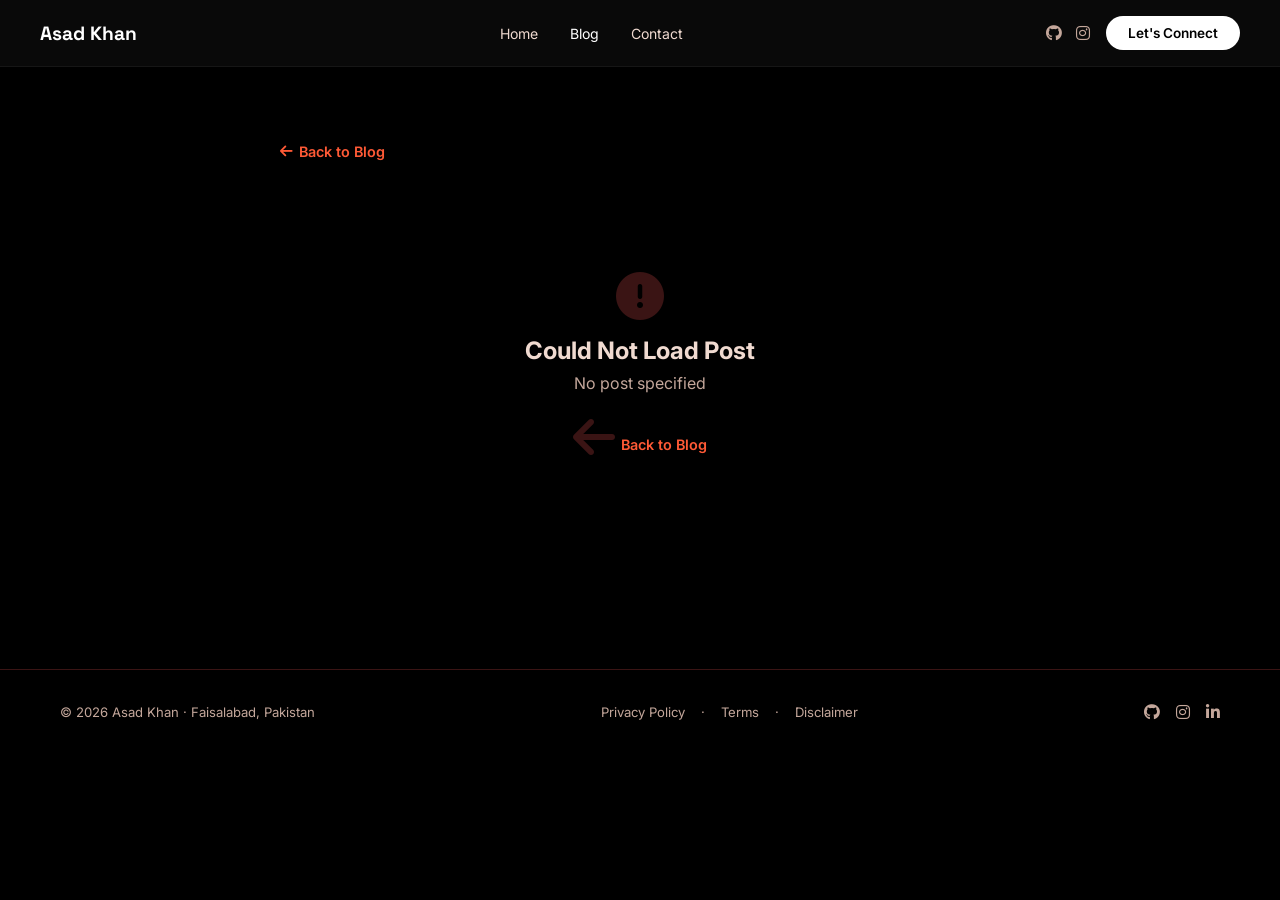
<file: posts/post-viewer.html>
<!DOCTYPE html>
<html lang="en">
<head>
<!-- Microsoft Clarity (site-wide) -->
<script type="text/javascript">
  (function(c,l,a,r,i,t,y){
    c[a]=c[a]||function(){(c[a].q=c[a].q||[]).push(arguments)};
    t=l.createElement(r);t.async=1;t.src="https://www.clarity.ms/tag/"+i;
    y=l.getElementsByTagName(r)[0];y.parentNode.insertBefore(t,y);
  })(window, document, "clarity", "script", "xlpjov2pxv");
</script>

<meta charset="UTF-8"/>
<meta name="viewport" content="width=device-width, initial-scale=1.0"/>
<title id="pageTitle">Blog Post | Asad Khan</title>
<link href="https://fonts.googleapis.com/css2?family=Inter:wght@300;400;500;600;700;800;900&family=Space+Grotesk:wght@400;500;600;700&display=swap" rel="stylesheet"/>
<link rel="stylesheet" href="https://cdnjs.cloudflare.com/ajax/libs/font-awesome/6.5.0/css/all.min.css"/>
<style>
*,*::before,*::after{margin:0;padding:0;box-sizing:border-box;}
:root{--red:#FF5A36;--red-dark:#9A1F1F;--red-light:#FF9E7D;--black:#000000;--dark:#150808;--dark3:#2A0F0F;--white:#FFFFFF;--grey:#C4A79B;--light-grey:#F0DAD0;--card-dark:#170909;--card-border:#3A1414;}
html{scroll-behavior:smooth;}
body{font-family:'Inter',sans-serif;background:var(--black);color:var(--white);overflow-x:hidden;}
a{text-decoration:none;color:inherit;}
::-webkit-scrollbar{width:4px;}::-webkit-scrollbar-thumb{background:var(--red);border-radius:2px;}

/* NAV */
nav{position:fixed;top:0;left:0;right:0;z-index:1000;display:flex;align-items:center;justify-content:space-between;padding:16px 40px;background:rgba(10,10,10,0.92);backdrop-filter:blur(12px);border-bottom:1px solid rgba(255,255,255,0.05);}
.nav-logo{font-family:'Space Grotesk',sans-serif;font-size:1.2rem;font-weight:700;}
.nav-links{display:flex;gap:32px;list-style:none;}
.nav-links a{font-size:0.88rem;color:var(--light-grey);transition:color 0.2s;}
.nav-links a:hover,.nav-links a.active{color:var(--white);}
.nav-right{display:flex;align-items:center;gap:16px;}
.nav-social-links{display:flex;gap:14px;}
.nav-social-links a{color:var(--grey);font-size:1rem;transition:color 0.2s;}
.nav-social-links a:hover{color:var(--white);}
.btn-hire{background:var(--white);color:var(--black);padding:9px 22px;border-radius:50px;font-size:0.85rem;font-weight:600;transition:all 0.2s;}
.btn-hire:hover{background:var(--red);color:var(--white);}

/* BACK BTN */
.back-btn{display:inline-flex;align-items:center;gap:6px;color:var(--red);font-size:0.9rem;font-weight:600;margin-bottom:32px;transition:gap 0.2s;}
.back-btn:hover{gap:10px;}

/* POST CONTAINER */
.post-container{max-width:800px;margin:0 auto;padding:140px 40px 80px;}

/* POST HEADER */
.post-header{margin-bottom:40px;padding-bottom:40px;border-bottom:1px solid var(--card-border);}
.post-meta{display:flex;align-items:center;gap:16px;flex-wrap:wrap;margin-bottom:16px;font-size:0.85rem;color:var(--grey);}
.post-meta span{display:flex;align-items:center;gap:5px;}
.post-badge{background:rgba(255,90,54,0.15);color:var(--red);padding:4px 12px;border-radius:50px;font-weight:600;font-size:0.75rem;}
.post-title{font-family:'Space Grotesk',sans-serif;font-size:2.2rem;font-weight:800;line-height:1.2;color:var(--white);}

/* POST CONTENT */
.post-content{font-size:1rem;line-height:1.8;color:var(--light-grey);}
.post-content h2{font-family:'Space Grotesk',sans-serif;font-size:1.6rem;font-weight:700;margin:40px 0 20px;color:var(--white);}
.post-content h3{font-family:'Space Grotesk',sans-serif;font-size:1.3rem;font-weight:700;margin:30px 0 16px;color:var(--white);}
.post-content p{margin-bottom:16px;}
.post-content ul,.post-content ol{margin:16px 0 16px 24px;}
.post-content li{margin-bottom:8px;}
.post-content strong{color:var(--red);}
.post-content em{color:var(--light-grey);}

/* LOADING */
.loading{text-align:center;padding:80px 20px;}
.spinner{display:inline-block;width:40px;height:40px;border:3px solid var(--card-border);border-top-color:var(--red);border-radius:50%;animation:spin 0.8s linear infinite;}
@keyframes spin{to{transform:rotate(360deg)}}

/* ERROR */
.error-state{text-align:center;padding:80px 20px;color:var(--grey);}
.error-state i{font-size:3rem;margin-bottom:16px;color:var(--card-border);}
.error-state h2{color:var(--light-grey);margin-bottom:8px;}

/* FOOTER */
footer{background:var(--black);padding:32px 60px;display:flex;justify-content:space-between;align-items:center;border-top:1px solid var(--card-border);flex-wrap:wrap;gap:16px;}
.footer-left{font-size:0.82rem;color:var(--grey);}
.footer-center{font-size:0.82rem;color:var(--grey);}
.footer-center a{color:var(--grey);text-decoration:none;transition:color 0.2s;margin:0 12px;}
.footer-center a:hover{color:var(--white);}
.footer-right{display:flex;gap:16px;}
.footer-right a{color:var(--grey);font-size:1rem;transition:color 0.2s;}
.footer-right a:hover{color:var(--white);}

/* MOBILE */
.hamburger{display:none;flex-direction:column;gap:5px;background:none;border:none;cursor:pointer;padding:4px;}
.hamburger span{display:block;width:24px;height:2px;background:#fff;border-radius:2px;transition:all 0.3s;}
.hamburger.open span:nth-child(1){transform:rotate(45deg) translate(5px,5px);}
.hamburger.open span:nth-child(2){opacity:0;}
.hamburger.open span:nth-child(3){transform:rotate(-45deg) translate(5px,-5px);}
.mobile-drawer{display:none;position:fixed;inset:0;z-index:1050;background:rgba(0,0,0,0.97);flex-direction:column;align-items:center;justify-content:center;}
.mobile-drawer.open{display:flex;}
.mobile-drawer a{font-family:'Space Grotesk',sans-serif;font-size:1.8rem;font-weight:700;color:#fff;padding:14px 40px;width:100%;text-align:center;border-bottom:1px solid rgba(255,255,255,0.05);}
.mobile-drawer a:hover{color:#FF5A36;}

@media(max-width:900px){
  nav{padding:14px 20px;}
  .nav-links{display:none;}
  .nav-social-links{display:none;}
  .hamburger{display:flex;}
  .post-container{padding:120px 20px 60px;}
  .post-title{font-size:1.6rem;}
  .post-content{font-size:0.95rem;}
  .post-content h2{font-size:1.3rem;}
  footer{padding:20px;flex-direction:column;gap:12px;}
}
@media(max-width:480px){
  .post-container{padding:100px 16px 40px;}
  .post-title{font-size:1.3rem;}
  .post-content{font-size:0.9rem;line-height:1.6;}
}
</style>
</head>
<body>

<!-- MOBILE DRAWER -->
<div class="mobile-drawer" id="mobileDrawer">
  <a href="../index.html">Home</a>
  <a href="../blog.html">Blog</a>
  <a href="../index.html#contact">Contact</a>
</div>

<!-- NAV -->
<nav>
  <a href="../index.html" class="nav-logo">Asad Khan</a>
  <ul class="nav-links">
    <li><a href="../index.html">Home</a></li>
    <li><a href="../blog.html" class="active">Blog</a></li>
    <li><a href="../index.html#contact">Contact</a></li>
  </ul>
  <div class="nav-right">
    <div class="nav-social-links">
      <a href="https://github.com/asadlodhi143" target="_blank"><i class="fab fa-github"></i></a>
      <a href="https://www.instagram.com/asadlodhi_143/" target="_blank"><i class="fab fa-instagram"></i></a>
    </div>
    <a href="../index.html#contact" class="btn-hire">Let's Connect</a>
    <button class="hamburger" id="hamburger" onclick="toggleMenu()">
      <span></span><span></span><span></span>
    </button>
  </div>
</nav>

<!-- POST CONTAINER -->
<div class="post-container">
  <a href="../blog.html" class="back-btn"><i class="fas fa-arrow-left"></i> Back to Blog</a>
  
  <div id="postContent">
    <div class="loading">
      <div class="spinner"></div>
      <p>Loading post...</p>
    </div>
  </div>
</div>

<!-- FOOTER -->
<footer>
  <div class="footer-left">© 2026 Asad Khan · Faisalabad, Pakistan</div>
  <div class="footer-center" style="font-size:0.82rem;">
    <a href="../privacy-policy.html" style="color:var(--grey);margin:0 12px;transition:color 0.2s;">Privacy Policy</a> · 
    <a href="../terms.html" style="color:var(--grey);margin:0 12px;transition:color 0.2s;">Terms</a> · 
    <a href="../disclaimer.html" style="color:var(--grey);margin:0 12px;transition:color 0.2s;">Disclaimer</a>
  </div>
  <div class="footer-right">
    <a href="https://github.com/asadlodhi143" target="_blank"><i class="fab fa-github"></i></a>
    <a href="https://www.instagram.com/asadlodhi_143/" target="_blank"><i class="fab fa-instagram"></i></a>
    <a href="https://www.linkedin.com/in/muhammad-asad-khan-b22606419/?skipRedirect=true" target="_blank"><i class="fab fa-linkedin-in"></i></a>
  </div>
</footer>

<script>
function toggleMenu() {
  document.getElementById('mobileDrawer').classList.toggle('open');
  document.getElementById('hamburger').classList.toggle('open');
}

document.addEventListener('click', function(e) {
  if (!e.target.closest('.hamburger') && !e.target.closest('.mobile-drawer')) {
    document.getElementById('mobileDrawer').classList.remove('open');
    document.getElementById('hamburger').classList.remove('open');
  }
});

// Get slug from URL
const urlParams = new URLSearchParams(window.location.search);
const slug = urlParams.get('slug');

// Load and display post
async function loadPost() {
  try {
    if (!slug) throw new Error('No post specified');

    // Load posts.json to find the post
    const res = await fetch('../posts.json?v=' + Date.now());
    if (!res.ok) throw new Error('Could not load posts');
    const allPosts = await res.json();
    
    const post = allPosts.find(p => p.slug === slug);
    if (!post) throw new Error('Post not found');

    // Load the content from the txt file
    const contentRes = await fetch('../' + post.content + '?v=' + Date.now());
    if (!contentRes.ok) throw new Error('Could not load post content');
    const contentText = await contentRes.text();

    // Parse content (simple parsing - content after "Introduction" or main text)
    const lines = contentText.split('\n');
    let content = '';
    let inContent = false;
    
    for (let i = 0; i < lines.length; i++) {
      const line = lines[i];
      // Skip metadata lines
      if (line.startsWith('Title:') || line.startsWith('Date:') || line.startsWith('Category:') || 
          line.startsWith('Author:') || line.startsWith('Read Time:')) {
        continue;
      }
      // Skip empty lines at the start
      if (!inContent && line.trim() === '') continue;
      inContent = true;
      content += line + '\n';
    }

    // Format content (simple markdown-like parsing)
    content = content
      .replace(/^### (.+?)$/gm, '<h3>$1</h3>')
      .replace(/^## (.+?)$/gm, '<h2>$1</h2>')
      .replace(/^# (.+?)$/gm, '<h2>$1</h2>')
      .replace(/^(\d+\.\s.+?)$/gm, '<li>$1</li>')
      .replace(/(<li>.*<\/li>)/s, '<ol>$1</ol>')
      .replace(/\n\n+/g, '</p><p>')
      .replace(/^(?!<[^>])(.+?)$/gm, '<p>$1</p>');

    // Set page title
    document.title = post.title + ' | Asad Khan';
    document.getElementById('pageTitle').textContent = post.title + ' | Asad Khan';

    // Render post
    const html = `
      <article>
        <div class="post-header">
          <div class="post-meta">
            <span class="post-badge">${post.category}</span>
            <span><i class="fas fa-calendar-alt"></i> ${post.date}</span>
            <span><i class="fas fa-clock"></i> ${post.readTime}</span>
            <span><i class="fas fa-user"></i> Asad Khan</span>
          </div>
          <h1 class="post-title">${post.title}</h1>
        </div>
        <div class="post-content">
          ${content}
        </div>
      </article>
    `;
    
    document.getElementById('postContent').innerHTML = html;

  } catch (e) {
    console.error('Error:', e);
    document.getElementById('postContent').innerHTML = `
      <div class="error-state">
        <i class="fas fa-exclamation-circle"></i>
        <h2>Could Not Load Post</h2>
        <p>${e.message}</p>
        <a href="../blog.html" class="back-btn" style="margin-top:20px;"><i class="fas fa-arrow-left"></i> Back to Blog</a>
      </div>
    `;
  }
}

// Load post on page load
window.addEventListener('load', loadPost);
</script>

</body>
</html>
</file>
<file: style.css>
*, *::before, *::after { margin:0; padding:0; box-sizing:border-box; }
:root {
  /* Deep matte black base with a subtle dark red/burgundy glow and warm
     orange-red accents. Old variable names kept so every existing
     reference cascades cleanly into the new system. */
  --black: #000000;      /* primary base — deep matte black */
  --dark: #0A0505;       /* elevated section surface — near-black, warm */
  --dark2: #120808;      /* glass / card surface */
  --dark3: #1A0D0D;      /* interactive / featured surface */
  --white: #F5F1EE;      /* warm soft white text, not pure white */
  --grey: #A89892;       /* muted warm-grey text */
  --light-grey: #E8DDD8; /* secondary light text */
  --card-dark: #0D0606;
  --card-border: rgba(255,90,54,0.14);

  --red: #FF5A36;        /* primary accent — warm orange-red */
  --red-dark: #8B1E1E;   /* deep burgundy */
  --red-light: #FF8A5C;  /* soft/highlight orange-red */

  --teal: #FF5A36;       /* primary accent (var name kept for compatibility) */
  --teal-glow: rgba(139,20,20,0.35); /* burgundy glow */

  --purple: #C2452F;     /* supporting warm burgundy-red */
  --purple-glow: rgba(194,69,47,0.20);

  --pink: #FF7A47;       /* warm coral-orange, used sparingly */
  --gold: #D9822B;
  --gold-glow: rgba(217,130,43,0.22);

  --burgundy-glow: 0 0 40px rgba(139,20,20,0.35), 0 0 80px rgba(255,90,54,0.08);
}
html { scroll-behavior: smooth; -webkit-font-smoothing: antialiased; -moz-osx-font-smoothing: grayscale; scrollbar-gutter: stable; }
html, body { scroll-padding-top: 80px; }
body { font-family: 'Inter', sans-serif; background: var(--black); color: var(--white); overflow-x: hidden; }
a { text-decoration: none; color: inherit; }
::-webkit-scrollbar { width: 4px; }
::-webkit-scrollbar-track { background: var(--black); }
::-webkit-scrollbar-thumb { background: var(--red); border-radius: 2px; }

/* ── LOADING SCREEN ── */
#loading-screen {
  position: fixed; inset: 0; z-index: 9999;
  display: flex; align-items: center; justify-content: center;
  background: var(--black);
  opacity: 1; transition: opacity 0.6s cubic-bezier(0.22,1,0.36,1), transform 0.6s cubic-bezier(0.22,1,0.36,1);
}
#loading-screen.hide { opacity: 0; transform: translateY(-40px); pointer-events: none; }
#loading-inner {
  display: flex; flex-direction: column; align-items: center; gap: 32px;
  width: 100%; max-width: 440px; padding: 0 24px;
}
#loading-name {
  font-family: 'Space Grotesk', sans-serif;
  font-size: clamp(1.6rem, 5vw, 2.6rem);
  font-weight: 700; letter-spacing: 0.02em;
  color: var(--white); white-space: nowrap;
  display: flex; justify-content: center;
}
#loading-name span {
  display: inline-block;
  opacity: 0; transform: translateY(12px);
  animation: loadingLetterIn 0.5s ease forwards;
}
@keyframes loadingLetterIn { to { opacity: 1; transform: translateY(0); } }
#loading-bar-wrap { width: 100%; }
#loading-bar-track {
  width: 100%; height: 3px; border-radius: 2px;
  background: rgba(255,255,255,0.08); overflow: hidden;
}
#loading-bar-fill {
  height: 100%; width: 0%; border-radius: 2px;
  background: linear-gradient(90deg, var(--teal), var(--pink));
  box-shadow: 0 0 12px var(--teal-glow);
}
#loading-percent {
  margin-top: 10px; text-align: right;
  font-family: 'Space Grotesk', monospace; font-size: 0.8rem;
  color: var(--grey); letter-spacing: 0.05em;
}

/* ── HERO GLOBE (real wireframe sphere, rendered via three-scene.js) ── */
#hero-glob {
  position: absolute; inset: 0; z-index: 0;
  overflow: hidden; pointer-events: none;
}
#hero-glob canvas { display: block; width: 100% !important; height: 100% !important; }
/* On phones the globe was rendered edge-to-edge across the whole hero
   section, which reads as a messy stretched smear behind the text.
   Shrink it into a centered, well-proportioned circle instead. */
@media (max-width: 768px) {
  #hero-glob {
    inset: auto;
    top: 50%; left: 50%;
    width: min(78vw, 320px);
    height: min(78vw, 320px);
    transform: translate(-50%, -50%);
    border-radius: 50%;
    opacity: 0.55;
  }
}
@media (max-width: 480px) {
  #hero-glob {
    width: min(70vw, 260px);
    height: min(70vw, 260px);
    opacity: 0.45;
  }
}
.hero-star {
  position: absolute; width: 2px; height: 2px; border-radius: 50%;
  background: #fff; opacity: 0.6;
}

/* ── ABOUT PHOTO FRAME (glow border + corner accents) ── */
.about-img-frame {
  position: relative; border-radius: 20px; overflow: hidden;
  order: 1; width: 100%;
}
.about-img-glow {
  position: absolute; inset: -1px; z-index: 2; border-radius: 20px;
  background: linear-gradient(135deg, rgba(255,90,54,0.65), rgba(255,90,54,0.15) 55%, transparent 80%);
  pointer-events: none;
}
.about-img-frame .about-img {
  position: relative; z-index: 1;
  border: none;
  filter: grayscale(70%);
  transition: filter 0.6s ease;
}
.about-img-frame:hover .about-img,
.about-img-frame:active .about-img { filter: grayscale(0%); }
.about-img-corner {
  position: absolute; z-index: 3; width: 30px; height: 30px;
  transition: width 0.3s ease, height 0.3s ease;
  pointer-events: none;
}
.about-img-corner-tl { top: 10px; left: 10px; border-top: 2px solid var(--teal); border-left: 2px solid var(--teal); }
.about-img-corner-br { bottom: 10px; right: 10px; border-bottom: 2px solid var(--teal); border-right: 2px solid var(--teal); }
.about-img-frame:hover .about-img-corner { width: 46px; height: 46px; }

/* ── NAVBAR ── */
nav {
  position: fixed; top: 0; left: 0; right: 0; z-index: 1000;
  display: flex; align-items: center; justify-content: space-between;
  padding: 16px 40px;
  background: rgba(10,10,10,0.85); backdrop-filter: blur(12px);
  border-bottom: 1px solid rgba(255,255,255,0.05); transition: all 0.3s;
}
.nav-logo { font-family: 'Space Grotesk', sans-serif; font-size: 1.2rem; font-weight: 700; }
.nav-links { display: flex; gap: 32px; list-style: none; }
.nav-links a { font-size: 0.88rem; color: var(--light-grey); transition: color 0.2s; }
.nav-links a:hover { color: var(--white); }
.nav-right { display: flex; align-items: center; gap: 16px; }
.nav-social-links { display: flex; gap: 14px; }
.nav-social-links a { color: var(--grey); font-size: 1rem; transition: color 0.2s; }
.nav-social-links a:hover { color: var(--white); }
.btn-hire {
  background: var(--white); color: var(--black);
  padding: 9px 22px; border-radius: 50px; font-size: 0.85rem; font-weight: 600;
  transition: all 0.2s;
}
.btn-hire:hover { background: var(--red); color: var(--white); }

/* ── LEFT ICONS ── */
.left-icons {
  position: fixed; left: 20px; top: 50%; transform: translateY(-50%);
  display: flex; flex-direction: column; gap: 18px; z-index: 100;
}
.left-icons a { color: var(--grey); font-size: 1rem; transition: color 0.2s; }
.left-icons a:hover { color: var(--white); }

/* ── HERO ── */
#home {
  min-height: 100vh; background: #000000;
  position: relative; overflow: hidden;
  display: flex; flex-direction: column; justify-content: center;
}
.hero-bg-text {
  position: absolute; top: 50%; left: 0; right: 0; transform: translateY(-50%);
  width: 100%; text-align: center; margin: 0 auto;
  font-family: 'Space Grotesk', sans-serif;
  font-size: clamp(70px, 18vw, 240px); font-weight: 900;
  color: rgba(255,255,255,0.05);
  white-space: nowrap;
  user-select: none; pointer-events: none; letter-spacing: 2px;
  z-index: 1; line-height: 1;
}
.hero-inner {
  display: flex; align-items: flex-end; justify-content: flex-start;
  padding: 120px 60px 0; position: relative; z-index: 2; gap: 32px;
  flex-wrap: wrap;
}
.hero-inner-centered {
  align-items: center; justify-content: center;
  padding: 140px 24px 60px; text-align: center;
}
.hero-content { flex: 0 0 auto; max-width: 480px; padding-bottom: 60px; }
.hero-content-centered { max-width: 720px; padding-bottom: 0; margin: 0 auto; display: flex; flex-direction: column; align-items: center; }
.hero-tag {
  display: inline-flex; align-items: center; gap: 8px;
  background: rgba(255,90,54,0.1); border: 1px solid rgba(255,90,54,0.3);
  border-radius: 50px;
  padding: 6px 14px; font-size: 0.78rem; color: rgba(255,255,255,0.85); margin-bottom: 24px;
  animation: fadeInDown 0.8s cubic-bezier(0.25, 0.46, 0.45, 0.94) forwards;
  opacity: 0;
}
@keyframes fadeInDown {
  from { opacity: 0; transform: translateY(-20px); }
  to { opacity: 1; transform: translateY(0); }
}
.hero-tag span { width: 6px; height: 6px; background: var(--gold); border-radius: 50%; animation: pulse 2s infinite; }
@keyframes pulse { 0%,100%{opacity:1} 50%{opacity:0.3} }
.hero-title { 
  font-family: 'Space Grotesk', sans-serif; 
  font-size: clamp(2rem,5vw,3.2rem); 
  font-weight: 700; 
  line-height: 1.1; 
  margin-bottom: 8px;
  animation: fadeInUp 1s cubic-bezier(0.25, 0.46, 0.45, 0.94) 0.1s forwards;
  opacity: 0;
}
.hero-subtitle { 
  font-size: clamp(1.4rem,3vw,2rem); 
  color: rgba(255,255,255,0.9); 
  font-weight: 400; 
  margin-bottom: 16px; 
  min-height: 48px;
  animation: fadeInUp 1s cubic-bezier(0.25, 0.46, 0.45, 0.94) 0.2s forwards;
  opacity: 0;
}
@keyframes fadeInUp {
  from { opacity: 0; transform: translateY(30px); }
  to { opacity: 1; transform: translateY(0); }
}
.typed-cursor { color: var(--white); animation: blink 0.7s infinite; }
@keyframes blink { 0%,100%{opacity:1} 50%{opacity:0} }
.hero-open-to {
  display: inline-flex; align-items: center; gap: 8px; flex-wrap: wrap; justify-content: center;
  background: rgba(217,130,43,0.1); border: 1px solid rgba(217,130,43,0.35);
  color: var(--gold); border-radius: 50px; padding: 8px 18px; font-size: 0.82rem; font-weight: 600;
  margin-bottom: 18px; max-width: 640px;
}
.hero-open-to i { font-size: 0.9rem; }

/* ── CV DOWNLOAD DROPDOWN ── */
.cv-dropdown { position: relative; display: inline-block; }
.cv-dropdown-btn { display: inline-flex; align-items: center; gap: 8px; cursor: pointer; font-family: inherit; }
.cv-caret { font-size: 0.7rem; margin-left: 2px; transition: transform 0.2s; }
.cv-dropdown.open .cv-caret { transform: rotate(180deg); }
.cv-dropdown-menu {
  display: none; position: absolute; top: calc(100% + 8px); left: 50%; transform: translateX(-50%);
  background: #1a1210; border: 1px solid rgba(255,255,255,0.12); border-radius: 12px;
  box-shadow: 0 12px 40px rgba(0,0,0,0.4); overflow: hidden; min-width: 160px; z-index: 40;
}
.cv-dropdown.open .cv-dropdown-menu { display: block; animation: slideUp 0.2s ease; }
.cv-dropdown-menu a {
  display: flex; align-items: center; gap: 10px; padding: 12px 16px;
  color: rgba(255,255,255,0.85); text-decoration: none; font-size: 0.85rem; font-weight: 600;
  transition: background 0.15s, color 0.15s;
}
.cv-dropdown-menu a:hover { background: rgba(255,90,54,0.12); color: var(--red); }
.cv-dropdown-menu a i.fa-file-pdf { color: #ff5252; }
.cv-dropdown-menu a i.fa-file-word { color: #4285f4; }
.hero-desc { 
  font-size: 0.95rem; 
  color: rgba(255,255,255,0.8); 
  line-height: 1.65; 
  margin-bottom: 32px; 
  max-width: 400px;
  animation: fadeInUp 1s cubic-bezier(0.25, 0.46, 0.45, 0.94) 0.3s forwards;
  opacity: 0;
}
.hero-desc-centered { 
  max-width: 560px; 
  margin-left: auto; 
  margin-right: auto; 
}
.hero-btns { display: flex; gap: 12px; flex-wrap: wrap; }
.hero-btns-centered { justify-content: center; }
.btn-primary { 
  background: var(--black); 
  color: var(--white); 
  padding: 12px 28px; 
  border-radius: 50px; 
  font-size: 0.88rem; 
  font-weight: 600; 
  transition: all 0.3s cubic-bezier(0.25, 0.46, 0.45, 0.94);
  animation: fadeInUp 1s cubic-bezier(0.25, 0.46, 0.45, 0.94) 0.4s forwards;
  opacity: 0;
}
.btn-primary:hover { 
  background: var(--dark3); 
  transform: translateY(-3px);
  box-shadow: 0 12px 24px rgba(255,90,54,0.2);
}
.btn-outline { 
  background: transparent; 
  color: var(--white); 
  border: 1.5px solid rgba(255,255,255,0.5); 
  padding: 12px 28px; 
  border-radius: 50px; 
  font-size: 0.88rem; 
  font-weight: 600; 
  transition: all 0.3s cubic-bezier(0.25, 0.46, 0.45, 0.94);
  animation: fadeInUp 1s cubic-bezier(0.25, 0.46, 0.45, 0.94) 0.45s forwards;
  opacity: 0;
}
.btn-outline:hover { 
  border-color: var(--white); 
  background: rgba(255,255,255,0.1);
  transform: translateY(-3px);
  box-shadow: 0 12px 24px rgba(255,255,255,0.1);
}
.btn-ghost { background: transparent; color: rgba(255,255,255,0.75); padding: 12px 24px; border-radius: 50px; font-size: 0.85rem; font-weight: 500; display: flex; align-items: center; gap: 8px; transition: all 0.2s; }
.btn-ghost:hover { color: var(--white); }
.hero-skills-row-centered { justify-content: center; }
.hero-skill-badge {
  animation: fadeInUp 1s cubic-bezier(0.25, 0.46, 0.45, 0.94) 0.5s forwards;
  opacity: 0;
}
.sparkle { position: absolute; pointer-events: none; user-select: none; color: rgba(255,255,255,0.4); animation: spin 8s linear infinite; }
@keyframes spin { from{transform:rotate(0deg)} to{transform:rotate(360deg)} }
.sparkle-1 { top: 15%; left: 5%; font-size: 1.8rem; }
.sparkle-2 { bottom: 20%; right: 8%; font-size: 2.5rem; animation-duration: 12s; animation-direction: reverse; }
.scroll-down {
  position: absolute; bottom: 20px; left: 50%; transform: translateX(-50%);
  display: flex; flex-direction: column; align-items: center; gap: 6px;
  color: rgba(255,255,255,0.6); font-size: 0.75rem; animation: bounce 2s infinite;
}
@keyframes bounce { 0%,100%{transform:translateX(-50%) translateY(0)} 50%{transform:translateX(-50%) translateY(8px)} }

/* Premium Scroll Reveal Animations */
.reveal-up {
  opacity: 0;
  transform: translateY(40px);
  transition: all 0.8s cubic-bezier(0.34, 1.56, 0.64, 1);
}
.reveal-up.in-view {
  opacity: 1;
  transform: translateY(0);
}
.reveal-letters .rl-char {
  opacity: 0;
  transform: translateY(20px);
  display: inline-block;
  transition: all 0.6s cubic-bezier(0.34, 1.56, 0.64, 1);
}
.reveal-letters.in-view .rl-char {
  opacity: 1;
  transform: translateY(0);
}
.fade-up {
  opacity: 0;
  transform: translateY(30px);
  transition: all 0.7s cubic-bezier(0.16, 1, 0.3, 1);
}
.fade-up.in-view {
  opacity: 1;
  transform: translateY(0);
}

/* ── ABOUT ── */
#about {
  padding: clamp(60px, 10vw, 100px) clamp(20px, 6vw, 60px);
  background: var(--dark);
  display: flex; flex-wrap: wrap; gap: clamp(32px, 6vw, 80px);
  align-items: center;
}
.about-img-wrap {
  flex: 0 1 320px;
  width: 100%;
  max-width: 320px;
  position: relative;
  display: flex; flex-direction: column; align-items: center;
  gap: 16px;
  padding-bottom: 8px;
  will-change: opacity;
}
.about-img {
  width: 100%; border-radius: 20px; object-fit: cover; object-position: center;
  aspect-ratio: 4 / 3;
  height: auto;
  border: 3px solid var(--card-border);
  transform: translateY(0) !important;
  will-change: filter;
}

/* Animated tagline box — sits in normal flow directly under the photo,
   never absolutely positioned so it can never sit on top of the image. */
.about-animated-tag {
  position: static;
  order: 2;
  z-index: 1;
  display: block;
  width: 100%;
  max-width: 320px;
  box-sizing: border-box;
  margin: 0 auto;
  text-align: center;
  padding: clamp(10px, 2vw, 14px) clamp(12px, 3vw, 18px);
  border-radius: 12px;
  border: 1px solid rgba(255,90,54,0.35);
  background: linear-gradient(180deg, rgba(255,90,54,0.08), rgba(255,90,54,0.02));
  box-shadow: 0 6px 20px rgba(255,90,54,0.12);
  font-family: 'Space Grotesk', sans-serif;
  font-weight: 700;
  letter-spacing: 0.06em;
  font-size: clamp(0.7rem, 2vw, 0.88rem);
  text-transform: uppercase;
  animation: about-tag-border 3.5s ease-in-out infinite;
}
.about-animated-tag-text {
  display: inline-block;
  background: linear-gradient(90deg, var(--teal), var(--red), var(--teal));
  background-size: 220% auto;
  -webkit-background-clip: text;
  background-clip: text;
  color: transparent;
  animation: about-tag-shine 3.5s linear infinite, about-tag-in 0.8s ease both;
}
@keyframes about-tag-shine {
  0% { background-position: 0% center; }
  100% { background-position: 220% center; }
}
@keyframes about-tag-in {
  from { opacity: 0; transform: translateY(10px); }
  to { opacity: 1; transform: translateY(0); }
}
@keyframes about-tag-border {
  0%, 100% { border-color: rgba(255,90,54,0.35); box-shadow: 0 6px 20px rgba(255,90,54,0.12); }
  50% { border-color: rgba(255,90,54,0.7); box-shadow: 0 6px 24px rgba(255,90,54,0.25); }
}
@media (prefers-reduced-motion: reduce) {
  .about-animated-tag { animation: none; }
  .about-animated-tag-text { animation: about-tag-in 0.8s ease both; }
}

/* Redesigned badge — sits fully inside the flow, never clipped/cut off */
.about-badge {
  position: relative;
  order: 3;
  inset: auto;
  width: 100%;
  max-width: 280px;
  background: linear-gradient(135deg, var(--red-dark), var(--black));
  border: 1px solid rgba(255,90,54,0.25);
  color: var(--white);
  padding: clamp(12px, 2.4vw, 16px) clamp(14px, 3vw, 20px);
  border-radius: 14px;
  font-size: clamp(0.72rem, 1.8vw, 0.82rem);
  font-weight: 700;
  text-align: center;
  line-height: 1.4;
  box-shadow: 0 8px 24px rgba(0,0,0,0.35);
}
.about-content { flex: 1 1 420px; min-width: 0; }
.section-tag { display: inline-block; background: rgba(255,90,54,0.12); color: var(--red-light); border: 1px solid rgba(255,90,54,0.35); padding: 6px 16px; border-radius: 50px; font-size: 0.82rem; font-weight: 800; margin-bottom: 20px; letter-spacing: 1.4px; text-transform: uppercase; box-shadow: 0 0 20px rgba(139,20,20,0.15); }
.section-title { font-family: 'Space Grotesk', sans-serif; font-size: clamp(2rem,3.6vw,3rem); font-weight: 800; line-height: 1.2; margin-bottom: 20px; letter-spacing: -0.01em; }
.section-title span { color: var(--red); text-shadow: 0 0 24px rgba(255,90,54,0.35); }
.about-text { color: var(--grey); font-size: 0.95rem; line-height: 1.75; margin-bottom: 16px; }
.about-pills { display: flex; flex-wrap: wrap; gap: 10px; margin-top: 28px; }
.pill { background: var(--dark3); border: 1px solid var(--card-border); padding: 8px 18px; border-radius: 50px; font-size: 0.82rem; color: var(--light-grey); transition: all 0.2s; }
.pill:hover { border-color: var(--red); color: var(--red); }
.case-study-stats { list-style: none; margin: 14px 0; padding: 0; display: flex; flex-direction: column; gap: 8px; }
.case-study-stats li { font-size: 0.86rem; color: var(--grey); line-height: 1.5; display: flex; gap: 8px; align-items: flex-start; }
.case-study-stats li i { color: var(--gold); margin-top: 3px; flex-shrink: 0; }

/* ── RESULTS / ANALYTICS PROOF ── */
.results-grid { display: grid; grid-template-columns: repeat(3,1fr); gap: 20px; max-width: 900px; margin: 40px auto; }
.results-stat { background: var(--dark3); border: 1px solid var(--card-border); border-radius: 16px; padding: 24px 16px; text-align: center; }
.results-num { font-family: 'Space Grotesk', sans-serif; font-size: 2.2rem; font-weight: 700; color: var(--red); }
.results-label { font-size: 0.8rem; color: var(--grey); margin-top: 6px; line-height: 1.4; }
.results-images { display: grid; grid-template-columns: 1fr 1fr; gap: 24px; max-width: 1100px; margin: 0 auto; }
.results-img-card { background: var(--dark3); border: 1px solid var(--card-border); border-radius: 16px; overflow: hidden; }
.results-img-card img { width: 100%; display: block; }
.results-caption { padding: 16px 18px; font-size: 0.85rem; color: var(--grey); line-height: 1.55; }
@media (max-width: 900px) {
  .results-grid { grid-template-columns: repeat(2,1fr); }
  .results-images { grid-template-columns: 1fr; }
}
.about-tools { display: flex; flex-wrap: wrap; gap: 8px; margin: 6px 0 8px; }
.tool-chip { display: inline-flex; align-items: center; gap: 6px; background: rgba(255,90,54,0.08); border: 1px solid rgba(255,90,54,0.25); color: var(--red); padding: 6px 14px; border-radius: 50px; font-size: 0.76rem; font-weight: 600; }

/* ── SKILLS ── */
#skills { padding: 100px 60px; background: var(--black); }
.section-header { text-align: center; margin-bottom: 60px; }
.section-header p { color: var(--grey); font-size: 0.95rem; max-width: 500px; margin: 0 auto; }
.skills-grid { display: grid; grid-template-columns: repeat(auto-fit, minmax(280px, 1fr)); gap: 24px; }
.skill-card { background: var(--card-dark); border: 1px solid var(--card-border); border-radius: 20px; padding: 28px; transition: all 0.3s; }
.skill-card:hover { border-color: var(--red); transform: translateY(-4px); }
.skill-icon { width: 50px; height: 50px; border-radius: 14px; background: var(--red); color: var(--black); display: flex; align-items: center; justify-content: center; font-size: 1.3rem; margin-bottom: 16px; }
.skill-card h3 { font-size: 1rem; font-weight: 700; margin-bottom: 8px; }
.skill-card p { font-size: 0.85rem; color: var(--grey); line-height: 1.6; }
.skill-tags { display: flex; flex-wrap: wrap; gap: 6px; margin-top: 16px; }
.skill-tag { background: var(--dark3); padding: 4px 10px; border-radius: 6px; font-size: 0.75rem; color: var(--light-grey); }

/* ── PROCESS ── */
#process {
  padding: 100px 60px;
  background:
    radial-gradient(ellipse 800px 450px at 15% 10%, rgba(139,20,20,0.25), transparent 70%),
    var(--black);
}
.process-wrap { display: grid; grid-template-columns: 1fr 1fr; gap: 60px; align-items: center; max-width: 1100px; margin: 0 auto; }
.process-left h2 { font-family: 'Space Grotesk', sans-serif; font-size: clamp(1.8rem,3vw,2.5rem); font-weight: 800; color: var(--white); line-height: 1.2; margin-bottom: 16px; }
.process-left p { color: var(--grey); font-size: 0.95rem; line-height: 1.7; }
.process-grid { display: grid; grid-template-columns: 1fr 1fr; gap: 16px; }
.process-card { border-radius: 20px; padding: 28px; transition: all 0.3s; }
.process-card.red { background: linear-gradient(150deg, rgba(139,20,20,0.55), rgba(255,90,54,0.18)); color: var(--white); border: 1px solid rgba(255,90,54,0.3); box-shadow: 0 8px 30px rgba(139,20,20,0.3); }
.process-card.light { background: var(--card-dark); color: var(--white); border: 1px solid var(--card-border); }
.process-num { font-size: 0.75rem; font-weight: 700; opacity: 0.5; margin-bottom: 10px; letter-spacing: 2px; }
.process-card h3 { font-size: 1rem; font-weight: 700; margin-bottom: 10px; }
.process-card p { font-size: 0.85rem; line-height: 1.65; opacity: 0.8; }

/* ── PROJECTS ── */
#projects { padding: 100px 60px; background: var(--dark); }
.projects-list { display: flex; flex-direction: column; gap: 16px; }
.project-card { background: var(--card-dark); border: 1px solid var(--card-border); border-radius: 20px; padding: 28px 32px; transition: all 0.3s; }
.project-card:hover { border-color: rgba(255,90,54,0.4); }
.project-num { font-size: 0.75rem; color: var(--red); font-weight: 700; letter-spacing: 2px; margin-bottom: 8px; }
.project-card h3 { font-size: 1.05rem; font-weight: 700; margin-bottom: 10px; }
.project-card p { font-size: 0.88rem; color: var(--grey); line-height: 1.65; margin-bottom: 16px; }
.project-techs { display: flex; gap: 8px; flex-wrap: wrap; margin-bottom: 20px; }
.tech-tag { background: var(--dark3); border: 1px solid var(--card-border); padding: 4px 12px; border-radius: 6px; font-size: 0.78rem; color: var(--light-grey); }
.project-links { display: flex; gap: 10px; }
.btn-sm { padding: 8px 18px; border-radius: 50px; font-size: 0.8rem; font-weight: 600; display: inline-flex; align-items: center; gap: 6px; transition: all 0.2s; }
.btn-sm.dark { background: var(--dark3); color: var(--white); border: 1px solid var(--card-border); }
.btn-sm.dark:hover { border-color: var(--white); }
.btn-sm.accent { background: var(--red); color: var(--white); }
.btn-sm.accent:hover { background: var(--red-dark); }

/* ── EXPERIENCE ── */
#experience {
  padding: 100px 60px;
  background:
    radial-gradient(ellipse 900px 500px at 85% 20%, rgba(139,20,20,0.35), transparent 70%),
    radial-gradient(ellipse 700px 400px at 10% 90%, rgba(255,90,54,0.08), transparent 70%),
    var(--black);
  position: relative; overflow: hidden;
}
#experience::before, #experience::after { content: ''; position: absolute; left: 0; right: 0; height: 60px; background: var(--dark); }
#experience::before { top: -1px; clip-path: ellipse(55% 100% at 50% 0%); }
#experience::after { bottom: -1px; clip-path: ellipse(55% 100% at 50% 100%); }
.exp-grid { display: grid; grid-template-columns: repeat(auto-fit, minmax(260px, 1fr)); gap: 20px; margin-top: 50px; }
.exp-card { background: rgba(255,90,54,0.05); backdrop-filter: blur(10px); border: 1px solid rgba(255,90,54,0.18); border-radius: 20px; padding: 28px; transition: all 0.3s; }
.exp-card:hover { background: rgba(255,90,54,0.1); border-color: rgba(255,90,54,0.4); box-shadow: 0 8px 30px rgba(139,20,20,0.35); transform: translateY(-4px); }
.exp-icon { font-size: 2rem; margin-bottom: 14px; color: var(--red); }
.exp-card h3 { font-size: 1rem; font-weight: 700; margin-bottom: 4px; color: var(--white); }
.exp-company { font-size: 0.82rem; color: rgba(245,241,238,0.6); margin-bottom: 14px; }
.exp-card p { font-size: 0.85rem; color: rgba(245,241,238,0.8); line-height: 1.65; }

/* ── CERTIFICATIONS ── */
#certifications {
  padding: 100px 60px;
  background:
    radial-gradient(ellipse 900px 500px at 50% 0%, rgba(139,20,20,0.30), transparent 70%),
    radial-gradient(ellipse 700px 400px at 100% 100%, rgba(255,90,54,0.08), transparent 70%),
    var(--black);
  position: relative;
  border-top: 1px solid var(--card-border);
  border-bottom: 1px solid var(--card-border);
}
#certifications .section-tag { background: rgba(255,90,54,0.12); color: var(--red-light); border-color: rgba(255,90,54,0.35); font-weight: 800; letter-spacing: 1.4px; }
#certifications .section-title { color: var(--white); font-weight: 800; font-size: clamp(2rem, 3.6vw, 3rem); text-shadow: 0 0 30px rgba(139,20,20,0.4); }
#certifications .section-header p { color: rgba(245,241,238,0.7); }
.cert-grid { display: grid; grid-template-columns: repeat(auto-fit, minmax(240px, 1fr)); gap: 16px; margin-top: 50px; }
.cert-card { background: rgba(255,90,54,0.05); border: 1px solid rgba(255,90,54,0.18); border-radius: 16px; padding: 20px; display: flex; align-items: center; gap: 14px; transition: all 0.3s; }
.cert-card:hover { background: rgba(255,90,54,0.1); border-color: rgba(255,90,54,0.4); box-shadow: 0 8px 30px rgba(139,20,20,0.35); transform: translateY(-2px); }
.cert-icon { font-size: 1.5rem; flex-shrink: 0; color: var(--red); }
.cert-card h4 { font-size: 0.88rem; font-weight: 700; color: var(--white); margin-bottom: 3px; }
.cert-issuer { font-size: 0.75rem; color: rgba(245,241,238,0.55); }
.cert-verified-badge { position: absolute; top: -10px; right: 16px; background: var(--gold); color: #2A1D08; font-size: 0.68rem; font-weight: 800; padding: 4px 12px; border-radius: 50px; display: inline-flex; align-items: center; gap: 5px; box-shadow: 0 4px 14px var(--gold-glow); }
.supervisor-quote { max-width: 640px; margin: 32px auto 0; text-align: center; padding: 24px 28px; background: rgba(0,0,0,0.2); border: 1px solid rgba(255,255,255,0.15); border-radius: 16px; }
.supervisor-quote i { color: rgba(255,255,255,0.3); font-size: 1.3rem; }
.supervisor-quote p { color: rgba(255,255,255,0.85); font-size: 0.92rem; line-height: 1.6; margin: 10px 0; font-style: italic; }
.supervisor-quote span { display: block; color: rgba(255,255,255,0.45); font-size: 0.72rem; }

/* ── CONTACT ── */
#contact { padding: 100px 60px; background: var(--dark); }
.contact-wrap { display: grid; grid-template-columns: 1fr 1fr; gap: 60px; align-items: start; max-width: 1100px; margin: 0 auto; }
.contact-left h2 { font-family: 'Space Grotesk', sans-serif; font-size: clamp(1.8rem,3vw,2.5rem); font-weight: 700; line-height: 1.2; margin-bottom: 16px; }
.contact-left p { color: var(--grey); font-size: 0.95rem; line-height: 1.7; margin-bottom: 32px; }
.contact-info { display: flex; flex-direction: column; gap: 16px; }
.contact-availability { display: inline-flex; align-items: center; gap: 8px; background: rgba(217,130,43,0.1); border: 1px solid rgba(217,130,43,0.35); color: var(--gold); padding: 6px 16px; border-radius: 50px; font-size: 0.8rem; font-weight: 600; margin-bottom: 10px; }
.contact-item { display: flex; align-items: center; gap: 14px; color: var(--light-grey); font-size: 0.9rem; }
.contact-item i { color: var(--red); font-size: 1rem; width: 20px; }
.reach-label { font-size: 0.75rem; letter-spacing: 2px; color: var(--grey); text-transform: uppercase; margin-bottom: 20px; }
.dm-btn { display: inline-flex; align-items: center; gap: 8px; background: transparent; border: 1px solid rgba(255,255,255,0.2); color: var(--white); padding: 10px 20px; border-radius: 50px; font-size: 0.82rem; margin-bottom: 28px; transition: all 0.2s; }
.dm-btn:hover { border-color: var(--white); }
.form-row { display: grid; grid-template-columns: 1fr 1fr; gap: 16px; margin-bottom: 16px; }
.form-group { margin-bottom: 16px; }
.form-group label { display: block; font-size: 0.8rem; color: var(--grey); margin-bottom: 8px; }
.form-group input, .form-group textarea { width: 100%; background: transparent; border: none; border-bottom: 1px solid var(--card-border); color: var(--white); font-family: inherit; font-size: 0.9rem; padding: 10px 0; outline: none; resize: none; transition: border-color 0.2s; }
.form-group input:focus, .form-group textarea:focus { border-bottom-color: var(--red); }
.form-group textarea { height: 120px; }
.form-group input::placeholder, .form-group textarea::placeholder { color: var(--grey); }
.checkbox-row { display: flex; align-items: flex-start; gap: 10px; margin-bottom: 24px; font-size: 0.82rem; color: var(--grey); }
.checkbox-row input[type=checkbox] { margin-top: 2px; accent-color: var(--red); }
.btn-send { background: var(--red); color: var(--white); padding: 13px 32px; border-radius: 50px; font-size: 0.88rem; font-weight: 700; border: none; cursor: pointer; display: inline-flex; align-items: center; gap: 8px; transition: all 0.2s; font-family: inherit; }
.btn-send:hover { background: var(--red-dark); transform: translateY(-2px); }
.btn-send:disabled { opacity: 0.6; cursor: not-allowed; transform: none; }
.success-msg { display: none; margin-top: 16px; background: rgba(217,130,43,0.12); border: 1px solid rgba(217,130,43,0.35); color: var(--gold); padding: 12px 20px; border-radius: 12px; font-size: 0.88rem; }

/* ── FOOTER ── */
.footer-name { font-family: 'Space Grotesk', sans-serif; font-size: clamp(3rem,10vw,8rem); font-weight: 900; color: transparent; -webkit-text-stroke: 1px rgba(255,255,255,0.1); letter-spacing: -3px; text-align: center; padding: 20px 60px 0; user-select: none; overflow: hidden; white-space: nowrap; }
footer { background: var(--black); padding: 40px 60px; display: flex; justify-content: space-between; align-items: center; border-top: 1px solid var(--card-border); flex-wrap: wrap; gap: 20px; }
.footer-col p { font-size: 0.82rem; color: var(--grey); line-height: 1.7; }
.footer-col h4 { font-size: 0.75rem; font-weight: 700; letter-spacing: 1px; margin-bottom: 8px; }

/* ── FADE UP ── */
.fade-up { opacity: 0; transform: translateY(40px); transition: all 0.7s ease; }
.fade-up.visible { opacity: 1; transform: translateY(0); }

/* ── HAMBURGER MENU BUTTON ── */
.hamburger {
  display: none;
  flex-direction: column; gap: 5px;
  background: none; border: none; cursor: pointer;
  padding: 4px; z-index: 1100;
}
.hamburger span {
  display: block; width: 24px; height: 2px;
  background: var(--white); border-radius: 2px;
  transition: all 0.3s ease;
}
.hamburger.open span:nth-child(1) { transform: rotate(45deg) translate(5px, 5px); }
.hamburger.open span:nth-child(2) { opacity: 0; }
.hamburger.open span:nth-child(3) { transform: rotate(-45deg) translate(5px, -5px); }

/* ── MOBILE DRAWER MENU ── */
.mobile-drawer {
  display: none;
  position: fixed; top: 0; left: 0; right: 0; bottom: 0;
  z-index: 1050;
  background: rgba(0,0,0,0.97);
  backdrop-filter: blur(8px);
  flex-direction: column; align-items: center; justify-content: center;
  gap: 0;
  opacity: 0; transition: opacity 0.3s ease;
}
.mobile-drawer.open { display: flex; opacity: 1; }
/* staggered slide-up entrance for each link when the drawer opens */
.mobile-drawer a {
  opacity: 0; transform: translateY(14px);
  transition: color 0.2s, opacity 0.35s cubic-bezier(0.25,0.46,0.45,0.94), transform 0.35s cubic-bezier(0.25,0.46,0.45,0.94);
}
.mobile-drawer.open a { opacity: 1; transform: translateY(0); }
.mobile-drawer.open a:nth-child(1) { transition-delay: 0.05s; }
.mobile-drawer.open a:nth-child(2) { transition-delay: 0.10s; }
.mobile-drawer.open a:nth-child(3) { transition-delay: 0.15s; }
.mobile-drawer.open a:nth-child(4) { transition-delay: 0.20s; }
.mobile-drawer.open a:nth-child(5) { transition-delay: 0.25s; }
.mobile-drawer.open a:nth-child(6) { transition-delay: 0.30s; }
.mobile-drawer.open a:nth-child(7) { transition-delay: 0.35s; }
@media (prefers-reduced-motion: reduce) {
  .mobile-drawer a { opacity: 1; transform: none; transition: color 0.2s; }
}
.mobile-drawer a {
  font-family: 'Space Grotesk', sans-serif;
  font-size: 2rem; font-weight: 700; color: var(--white);
  padding: 16px 40px; text-decoration: none;
  letter-spacing: -0.5px;
  border-bottom: 1px solid rgba(255,255,255,0.05);
  width: 100%; text-align: center;
}
.mobile-drawer a:hover { color: var(--red); }
.mobile-drawer-social {
  display: flex; gap: 24px; margin-top: 32px;
}
.mobile-drawer-social a {
  font-size: 1.4rem !important; width: auto !important;
  border: none !important; padding: 8px !important;
  color: var(--grey) !important;
}
.mobile-drawer-social a:hover { color: var(--white) !important; }
.mobile-hire-btn {
  margin-top: 24px;
  background: var(--red) !important;
  color: var(--white) !important;
  border-radius: 50px !important;
  padding: 14px 40px !important;
  font-size: 1.1rem !important;
  border: none !important;
  width: auto !important;
}

/* ════════════════════════════════════
   TABLET  (max 900px)
════════════════════════════════════ */
@media(max-width: 900px) {
  /* NAV */
  nav { padding: 14px 20px; }
  .nav-links { display: none; }
  .nav-social-links { display: none; }
  .hamburger { display: flex; }

  /* LEFT ICONS */
  .left-icons { display: none; }

  /* HERO */
  .hero-inner {
    flex-direction: column-reverse;
    padding: 90px 20px 0;
    gap: 0;
    align-items: center;
  }
  .hero-inner-centered { flex-direction: column; padding: 110px 20px 40px; }
  .hero-content { padding-bottom: 40px; max-width: 100%; }
  .hero-title { font-size: clamp(1.6rem, 6vw, 2.4rem); }
  .hero-subtitle { font-size: clamp(1rem, 4vw, 1.4rem); min-height: 36px; }
  .hero-desc { font-size: 0.88rem; }
  .hero-btns { gap: 8px; }
  .btn-primary, .btn-outline { padding: 10px 20px; font-size: 0.82rem; }
  .btn-ghost { padding: 10px 16px; font-size: 0.82rem; }
  .hero-bg-text { font-size: clamp(60px, 22vw, 120px); }

  /* ABOUT */
  #about { flex-direction: column; padding: 60px 20px; gap: 40px; }
  .about-img-wrap { flex: none; width: 100%; max-width: 340px; margin: 0 auto; }
  /* about-img aspect-ratio handles sizing — no fixed height needed */
  .about-badge { max-width: 240px; padding: 10px 14px; font-size: 0.72rem; }

  /* SKILLS */
  #skills { padding: 60px 20px; }
  .skills-grid { grid-template-columns: 1fr; gap: 16px; }

  /* PROCESS */
  #process { padding: 60px 20px; }
  .process-wrap { grid-template-columns: 1fr; gap: 32px; }
  .process-grid { grid-template-columns: 1fr 1fr; gap: 12px; }
  .process-card { padding: 20px; }

  /* PROJECTS */
  #projects { padding: 60px 20px; }
  .project-card { padding: 20px; }

  /* EXPERIENCE */
  #experience { padding: 60px 20px; }
  #experience::before, #experience::after { height: 40px; }
  .exp-grid { grid-template-columns: 1fr; gap: 16px; }

  /* CERTIFICATIONS */
  #certifications { padding: 60px 20px; }
  .cert-grid { grid-template-columns: 1fr; gap: 12px; }

  /* CONTACT */
  #contact { padding: 60px 20px; }
  .contact-wrap { grid-template-columns: 1fr; gap: 40px; }
  .form-row { grid-template-columns: 1fr; gap: 0; }
  .dm-btn { font-size: 0.78rem; padding: 9px 16px; }

  /* HIRE MODAL */
  #hire-left { display: none; }
  #hire-modal-inner { flex-direction: column; }
  #hire-right { padding: 24px 20px; }
  .hire-row { grid-template-columns: 1fr; gap: 0; }
  #hire-title { font-size: 1.3rem; }

  /* FOOTER */
  .footer-name { font-size: clamp(2rem, 15vw, 5rem); padding: 20px 20px 0; }
  footer { padding: 28px 20px; flex-direction: column; align-items: flex-start; gap: 20px; }
  .footer-col { text-align: left !important; }

  /* WHATSAPP BUBBLE */
  #wa-bubble { bottom: 16px; right: 16px; }
  #wa-fab { width: 52px; height: 52px; }
  #wa-tooltip { width: 260px; }

  /* ABOUT PHOTO FRAME — slightly smaller corner accents on touch screens */
  .about-img-corner { width: 22px; height: 22px; }
  .about-img-frame:hover .about-img-corner,
  .about-img-frame:active .about-img-corner { width: 32px; height: 32px; }

  /* LOADING SCREEN */
  #loading-inner { gap: 22px; }
  #loading-name { font-size: clamp(1.3rem, 6.5vw, 2rem); }
}

/* ════════════════════════════════════
   MOBILE  (max 480px)
═══════════════════════════���════════ */
@media(max-width: 480px) {
  /* HERO */
  .hero-inner { padding: 80px 16px 0; }
  .hero-content { padding-bottom: 28px; }
  .hero-title { font-size: clamp(1.4rem, 7vw, 2rem); }
  .hero-subtitle { font-size: 1rem; min-height: 30px; }
  .hero-tag { font-size: 0.7rem; padding: 5px 10px; }
  .hero-btns { flex-direction: column; gap: 8px; }
  .btn-primary, .btn-outline, .btn-ghost {
    width: 100%; justify-content: center; text-align: center;
    padding: 12px 20px;
  }
  .cv-dropdown { width: 100%; }
  .cv-dropdown-btn { width: 100%; }
  .cv-dropdown-menu { left: 0; right: 0; transform: none; width: 100%; min-width: 0; }
  .hero-open-to { font-size: 0.74rem; padding: 7px 14px; }

  /* LOADING SCREEN */
  #loading-name { letter-spacing: 0; white-space: normal; text-align: center; }

  /* ABOUT */
  #about { padding: 50px 16px; }
  /* about-img aspect-ratio handles sizing — no fixed height needed */
  .section-title { font-size: 1.5rem; }
  .about-pills { gap: 6px; }
  .pill { font-size: 0.75rem; padding: 6px 12px; }

  /* SKILLS */
  #skills { padding: 50px 16px; }
  .skill-card { padding: 20px; }
  .skill-card h3 { font-size: 0.95rem; }
  .skill-card p { font-size: 0.82rem; }

  /* PROCESS */
  #process { padding: 50px 16px; }
  .process-grid { grid-template-columns: 1fr; }
  .process-card { padding: 20px; }

  /* PROJECTS */
  #projects { padding: 50px 16px; }
  .project-card { padding: 18px 16px; }
  .project-card h3 { font-size: 0.95rem; }
  .project-card p { font-size: 0.83rem; }
  .project-links { flex-wrap: wrap; gap: 8px; }
  .btn-sm { font-size: 0.75rem; padding: 7px 14px; }

  /* EXPERIENCE */
  #experience { padding: 50px 16px; }
  .exp-card { padding: 20px; }

  /* CERTIFICATIONS */
  #certifications { padding: 50px 16px; }
  .cert-card { padding: 14px; gap: 10px; }
  .cert-card h4 { font-size: 0.82rem; }

  /* CONTACT */
  #contact { padding: 50px 16px; }
  .contact-left h2 { font-size: 1.5rem; }
  .contact-left p { font-size: 0.88rem; }
  .contact-info { gap: 12px; }
  .contact-item { font-size: 0.82rem; }
  .reach-label { font-size: 0.7rem; }
  .dm-btn { font-size: 0.75rem; width: 100%; justify-content: center; }
  .form-group label { font-size: 0.75rem; }
  .form-group input, .form-group textarea { font-size: 0.85rem; }
  .btn-send { width: 100%; justify-content: center; font-size: 0.85rem; }

  /* SECTION HEADERS */
  .section-header { margin-bottom: 36px; }
  .section-header p { font-size: 0.85rem; }

  /* FOOTER */
  .footer-name { font-size: 3rem; letter-spacing: -2px; }
  footer { padding: 24px 16px; gap: 16px; }
  .footer-col p { font-size: 0.78rem; }

  /* LOADING SCREEN */
  #loading-name span { animation-duration: 0.4s; }

  /* WHATSAPP */
  #wa-bubble { bottom: 12px; right: 12px; }
  #wa-tooltip { width: calc(100vw - 32px); right: 0; }
}

/* ══════════════════════════════════════════
   LINKEDIN BRAND ENHANCEMENTS
══════════════════════════════════════════ */

/* Hero background — dark navy + teal glow */
#home {
  background: linear-gradient(135deg, #150808 0%, #2A140E 40%, #150808 100%) !important;
  position: relative;
}
#home::before {
  content: '';
  position: absolute; inset: 0;
  background:
    radial-gradient(ellipse at 70% 50%, rgba(255,90,54,0.12) 0%, transparent 60%),
    radial-gradient(ellipse at 20% 80%, rgba(255,90,54,0.07) 0%, transparent 50%);
  pointer-events: none;
}
/* Subtle professional grid accent — replaces abstract image layer */
#home::after {
  content: '';
  position: absolute; inset: 0;
  background-image:
    linear-gradient(rgba(255,90,54,0.05) 1px, transparent 1px),
    linear-gradient(90deg, rgba(255,90,54,0.05) 1px, transparent 1px);
  background-size: 48px 48px;
  -webkit-mask-image: radial-gradient(ellipse 70% 60% at 75% 40%, #000 0%, transparent 75%);
  mask-image: radial-gradient(ellipse 70% 60% at 75% 40%, #000 0%, transparent 75%);
  pointer-events: none;
}
@media (max-width: 768px) {
  #home::after { background-size: 36px 36px; }
}

/* Hero skill badges */
.hero-skills-row {
  display: flex; flex-wrap: wrap; gap: 10px;
  margin-top: 24px;
}
.hero-skill-badge {
  display: inline-flex; align-items: center; gap: 7px;
  background: rgba(255,90,54,0.08);
  border: 1px solid rgba(255,90,54,0.25);
  color: var(--light-grey);
  padding: 7px 14px; border-radius: 50px;
  font-size: 0.78rem; font-weight: 500;
  transition: all 0.2s;
}
.hero-skill-badge i { color: var(--teal); font-size: 0.75rem; }
.hero-skill-badge:hover {
  background: rgba(255,90,54,0.15);
  border-color: var(--teal);
  color: var(--white);
}

/* Services strip */
.services-strip {
  background: #23120D;
  border-top: 1px solid rgba(255,90,54,0.15);
  border-bottom: 1px solid rgba(255,90,54,0.15);
  padding: 28px 60px;
}
.services-strip-inner {
  max-width: 900px; margin: 0 auto;
  display: flex; align-items: center;
  justify-content: center; gap: 0;
}
.service-item {
  display: flex; flex-direction: column; align-items: center;
  gap: 10px; padding: 0 48px; text-align: center;
  transition: all 0.2s;
}
.service-item:hover { transform: translateY(-3px); }
.service-icon {
  width: 52px; height: 52px; border-radius: 50%;
  background: rgba(255,90,54,0.1);
  border: 1.5px solid rgba(255,90,54,0.3);
  display: flex; align-items: center; justify-content: center;
  font-size: 1.2rem; color: var(--teal);
  transition: all 0.2s;
}
.service-item:hover .service-icon {
  background: rgba(255,90,54,0.2);
  border-color: var(--teal);
  box-shadow: 0 0 20px rgba(255,90,54,0.3);
}
.service-label {
  font-size: 0.75rem; color: var(--light-grey);
  font-weight: 600; line-height: 1.35;
  letter-spacing: 0.3px;
}
.service-divider {
  width: 1px; height: 48px;
  background: rgba(255,90,54,0.15);
  flex-shrink: 0;
}

/* Card dark backgrounds match brand */
.card-dark, .skill-card, .project-card, .exp-card, .cert-card {
  background: var(--card-dark) !important;
  border-color: var(--card-border) !important;
}

/* Scrollbar teal */
::-webkit-scrollbar-thumb { background: var(--teal) !important; }

/* Mobile responsive */
@media(max-width: 900px) {
  .services-strip { padding: 20px; }
  .services-strip-inner { flex-wrap: wrap; gap: 20px; }
  .service-item { padding: 0 20px; }
  .service-divider { display: none; }
  .hero-skills-row { gap: 8px; }
  .hero-skill-badge { font-size: 0.72rem; padding: 6px 10px; }
}
@media(max-width: 480px) {
  .services-strip-inner { gap: 16px; }
  .service-item { padding: 0 10px; }
  .service-icon { width: 44px; height: 44px; font-size: 1rem; }
  .service-label { font-size: 0.7rem; }
}
</file>
<file: premium.css>
/* ══════════════════════════════════════════
   PREMIUM FX — Preloader / Cursor / Scroll Reveal
   ══════════════════════════════════════════ */

/* ---------- CURSOR: default browser cursor kept (no custom orb) ---------- */

/* liquid distortion wrapper for magnetic/hover elements */
.magnetic-el { display: inline-block; will-change: transform; transition: transform 0.25s cubic-bezier(0.34,1.56,0.64,1); }
.liquid-hover { transition: filter 0.3s ease; }
.liquid-hover.liquid-active { filter: url(#liquidDistort); }

/* soft glow-pulse feedback on click (replaces water ripple) */
.pulse-el { position: relative; overflow: hidden; }
.pulse-glow {
  position: absolute; inset: 0;
  border-radius: inherit;
  background: radial-gradient(circle at var(--px,50%) var(--py,50%), rgba(255,90,54,0.35), rgba(255,138,92,0.18) 45%, transparent 70%);
  opacity: 0;
  animation: pulseGlowAnim 0.55s ease-out forwards;
  pointer-events: none;
}
@keyframes pulseGlowAnim {
  0%   { opacity: 0.9; transform: scale(0.85); }
  100% { opacity: 0; transform: scale(1.35); }
}

/* ---------- PREMIUM SCROLL REVEAL WITH SMOOTH EASING ---------- */
.reveal-up {
  opacity: 0; transform: translateY(48px);
  transition: opacity 0.9s cubic-bezier(0.25, 0.46, 0.45, 0.94), transform 0.9s cubic-bezier(0.25, 0.46, 0.45, 0.94);
}
.reveal-up.in-view { opacity: 1; transform: translateY(0); }

.reveal-letters { display: inline-block; }
.reveal-letters .rl-char {
  display: inline-block;
  opacity: 0; transform: translateY(1em) rotateX(-60deg);
  transition: opacity 0.6s cubic-bezier(0.25, 0.46, 0.45, 0.94), transform 0.6s cubic-bezier(0.25, 0.46, 0.45, 0.94);
  transform-origin: bottom center;
}
.reveal-letters.in-view .rl-char { opacity: 1; transform: translateY(0) rotateX(0); }

.fade-up {
  opacity: 0; transform: translateY(32px);
  transition: opacity 0.8s cubic-bezier(0.25, 0.46, 0.45, 0.94), transform 0.8s cubic-bezier(0.25, 0.46, 0.45, 0.94);
}
.fade-up.in-view { opacity: 1; transform: translateY(0); }

[data-parallax] { will-change: transform; }

/* ---------- HERO 3D CANVAS ---------- */
#hero-three-canvas {
  position: absolute; inset: 0;
  width: 100%; height: 100%;
  z-index: 0;
  pointer-events: none;
}
#bg-three-canvas {
  position: fixed; inset: 0;
  width: 100vw; height: 100vh;
  z-index: -1;
  pointer-events: none;
}

/* ---------- MOBILE-FRIENDLY TAP FEEDBACK ---------- */
/* Hover-driven effects (magnetic pull, cursor tilt, hover glow) don't fire
   on touch, so touch users got no feedback at all on tap. This gives every
   interactive element a quick, cheap scale/opacity response on :active —
   pure CSS, no JS, no layout thrash. */
@media (hover: none), (pointer: coarse) {
  .btn-primary, .btn-outline, .btn-ghost, .btn-hire, #hire-submit-btn,
  .project-card, .skill-card, .process-card, .service-item,
  .filter-btn, .blog-card {
    transition: transform 0.18s cubic-bezier(0.34,1.56,0.64,1), opacity 0.18s ease, box-shadow 0.18s ease;
  }
  .btn-primary:active, .btn-outline:active, .btn-ghost:active, .btn-hire:active, #hire-submit-btn:active {
    transform: scale(0.96);
    opacity: 0.9;
  }
  .project-card:active, .skill-card:active, .process-card:active, .service-item:active,
  .filter-btn:active, .blog-card:active {
    transform: scale(0.98);
  }
}

/* Reduce expensive blur() on mobile GPUs — backdrop-filter is one of the
   heaviest paint operations on phones and contributes directly to scroll
   jank on nav/cards. Effect still reads fine at a lighter radius. */
@media (max-width: 768px) {
  nav { backdrop-filter: blur(6px); }
  .exp-card { backdrop-filter: blur(5px); }
}



/* ══════════════════════════════════════════
   Moved from inline <style> blocks in index.html
   (hire modal + WhatsApp floating button)
   ══════════════════════════════════════════ */

body.no-scroll { overflow: hidden; }

/* ── HIRE ME MODAL ── */
#hire-overlay {
  position: fixed; inset: 0; z-index: 8000;
  background: rgba(0,0,0,0.75);
  backdrop-filter: blur(8px);
  display: none; align-items: center; justify-content: center;
  padding: 20px;
  opacity: 0; transition: opacity 0.3s ease;
}
#hire-overlay.open { display: flex; }
#hire-overlay.visible { opacity: 1; }

#hire-modal {
  width: 100%; max-width: 860px; max-height: 90vh; overflow-y: auto;
  border-radius: 24px;
  transform: translateY(40px) scale(0.95);
  transition: transform 0.4s cubic-bezier(0.34,1.56,0.64,1), opacity 0.3s ease;
  opacity: 0;
  scrollbar-width: thin; scrollbar-color: var(--red) transparent;
}
#hire-overlay.visible #hire-modal { transform: translateY(0) scale(1); opacity: 1; }

#hire-modal-inner { display: flex; min-height: 560px; border-radius: 24px; overflow: hidden; }

/* Left decorative side */
#hire-left {
  background: linear-gradient(145deg, #FF5A36, #9A1F1F);
  flex: 0 0 240px;
  display: flex; align-items: center; justify-content: center;
  position: relative; overflow: hidden;
  padding: 32px 24px;
}
#hire-left::before {
  content: ''; position: absolute; inset: 0;
  background: url("data:image/svg+xml,%3Csvg width='60' height='60' viewBox='0 0 60 60' xmlns='http://www.w3.org/2000/svg'%3E%3Cg fill='none' fill-rule='evenodd'%3E%3Cg fill='%23ffffff' fill-opacity='0.05'%3E%3Ccircle cx='30' cy='30' r='20'/%3E%3C/g%3E%3C/g%3E%3C/svg%3E");
}
#hire-left-content { position: relative; z-index: 1; text-align: center; }
#hire-avatar-wrap { position: relative; display: inline-block; margin-bottom: 20px; }
#hire-avatar { width: 90px; height: 90px; border-radius: 50%; object-fit: cover; object-position: top; border: 3px solid rgba(255,255,255,0.5); }
#hire-avatar-ring {
  position: absolute; inset: -6px; border-radius: 50%;
  border: 2px dashed rgba(255,255,255,0.4);
  animation: spin 8s linear infinite;
}
#hire-left-content h3 { color: #fff; font-size: 1.1rem; font-weight: 700; margin-bottom: 10px; }
#hire-left-content p { color: rgba(255,255,255,0.8); font-size: 0.8rem; line-height: 1.6; margin-bottom: 20px; }
.hire-contact-pill {
  background: rgba(0,0,0,0.2); color: rgba(255,255,255,0.9);
  border-radius: 50px; padding: 7px 12px; font-size: 0.72rem;
  margin-bottom: 8px; display: flex; align-items: center; gap: 7px;
  border: 1px solid rgba(255,255,255,0.15);
}
#hire-sparkles { margin-top: 20px; display: flex; justify-content: center; gap: 12px; }
#hire-sparkles span { color: rgba(255,255,255,0.4); font-size: 1.2rem; animation: pulse 2s infinite; }
#hire-sparkles span:nth-child(2) { animation-delay: 0.4s; }
#hire-sparkles span:nth-child(3) { animation-delay: 0.8s; }

/* Right form side */
#hire-right {
  flex: 1; background: #170707;
  padding: 32px 32px 28px;
  display: flex; flex-direction: column;
}
#hire-header { display: flex; align-items: flex-start; justify-content: space-between; margin-bottom: 24px; }
#hire-title { font-family: 'Space Grotesk', sans-serif; font-size: 1.6rem; font-weight: 700; color: #fff; margin-bottom: 4px; }
#hire-subtitle { color: #888; font-size: 0.85rem; }
#hire-close-btn {
  background: rgba(255,255,255,0.08); border: none; color: #888;
  width: 34px; height: 34px; border-radius: 50%; cursor: pointer;
  font-size: 1rem; transition: all 0.2s; flex-shrink: 0;
}
#hire-close-btn:hover { background: var(--red); color: #fff; }

.hire-row { display: grid; grid-template-columns: 1fr 1fr; gap: 14px; margin-bottom: 14px; }
.hire-group { display: flex; flex-direction: column; }
.hire-group label { font-size: 0.75rem; color: #888; margin-bottom: 7px; font-weight: 500; letter-spacing: 0.5px; }
.req { color: var(--red); }
.hire-input-wrap {
  position: relative; display: flex; align-items: center;
  background: rgba(255,255,255,0.04);
  border: 1px solid rgba(255,255,255,0.08);
  border-radius: 12px; overflow: hidden;
  transition: all 0.2s;
  box-shadow: 0 2px 12px rgba(0,0,0,0.2), inset 0 1px 0 rgba(255,255,255,0.04);
}
.hire-input-wrap:focus-within {
  border-color: var(--red);
  box-shadow: 0 0 0 3px rgba(255,90,54,0.12), 0 4px 20px rgba(255,90,54,0.1);
  background: rgba(255,90,54,0.03);
}
.hire-input-wrap > i {
  padding: 0 12px; color: #555; font-size: 0.85rem; flex-shrink: 0;
  transition: color 0.2s;
}
.hire-input-wrap:focus-within > i { color: var(--red); }
.hire-input-wrap input,
.hire-input-wrap select,
.hire-input-wrap textarea {
  flex: 1; background: transparent; border: none; outline: none;
  color: #fff; font-family: inherit; font-size: 0.88rem;
  padding: 12px 12px 12px 0;
}
.hire-input-wrap input::placeholder,
.hire-input-wrap textarea::placeholder { color: #444; }
.hire-input-wrap select { cursor: pointer; }
.hire-input-wrap select option { background: #241010; color: #fff; }
.hire-textarea-wrap { align-items: flex-start; }
.hire-textarea-wrap i { padding-top: 13px; }
.hire-input-wrap textarea { resize: none; height: 100px; }

#hire-submit-btn {
  width: 100%; padding: 14px;
  background: linear-gradient(135deg, var(--red), #FF6B4A);
  color: #fff; border: none; border-radius: 12px;
  font-size: 0.95rem; font-weight: 700; cursor: pointer;
  font-family: inherit; transition: all 0.2s;
  box-shadow: 0 4px 20px rgba(255,90,54,0.35);
  position: relative; overflow: hidden;
}
#hire-submit-btn::before {
  content: ''; position: absolute; inset: 0;
  background: linear-gradient(135deg, transparent, rgba(255,255,255,0.1));
  transition: opacity 0.2s;
}
#hire-submit-btn:hover { transform: translateY(-2px); box-shadow: 0 8px 28px rgba(255,90,54,0.5); }
#hire-submit-btn:disabled { opacity: 0.7; cursor: not-allowed; transform: none; }
#hire-success {
  display: none; margin-top: 14px;
  background: rgba(217,130,43,0.1); border: 1px solid rgba(217,130,43,0.35);
  color: #D9822B; padding: 12px 16px; border-radius: 10px;
  font-size: 0.88rem; text-align: center;
}

/* Mobile responsive */
@media(max-width: 680px) {
  #hire-left { display: none; }
  #hire-modal-inner { flex-direction: column; }
  .hire-row { grid-template-columns: 1fr; }
  #hire-right { padding: 24px 20px; }
}

/* Hire form inline error state (replaces alert()) */
#hire-error {
  display: none;
  margin-top: 14px;
  background: rgba(255,107,74,0.1);
  border: 1px solid rgba(255,107,74,0.35);
  color: #FF6B4A;
  padding: 12px 16px;
  border-radius: 10px;
  font-size: 0.88rem;
  text-align: center;
}
#hire-error.show { display: block; }
#hire-error a { color: inherit; text-decoration: underline; }

/* Certificate ID + Verify Credential button (added for credibility) */
.cert-id {
  font-size: 0.78rem;
  color: #999;
  margin-top: 6px;
  letter-spacing: 0.3px;
}
.cert-verify-btn {
  display: inline-flex;
  align-items: center;
  gap: 6px;
  margin-top: 10px;
  padding: 6px 14px;
  font-size: 0.78rem;
  font-weight: 600;
  color: var(--red);
  background: rgba(255,90,54,0.08);
  border: 1px solid rgba(255,90,54,0.35);
  border-radius: 50px;
  text-decoration: none;
  transition: all 0.2s;
}
.cert-verify-btn:hover {
  background: var(--red);
  color: #fff;
}

/* ── Certificate Lightbox ── */
.cert-verify-btn { cursor: pointer; font-family: inherit; }
.cert-lightbox {
  position: fixed; inset: 0; z-index: 9999;
  display: none;
  align-items: center; justify-content: center;
}
.cert-lightbox.open { display: flex; }
.cert-lightbox-backdrop {
  position: absolute; inset: 0;
  background: rgba(0,0,0,0.92);
  backdrop-filter: blur(6px);
}
.cert-lightbox-inner {
  position: relative; z-index: 2;
  width: min(920px, 94vw);
  max-height: 92vh;
  display: flex; flex-direction: column;
  background: rgba(20,8,8,0.9);
  border: 1px solid rgba(255,255,255,0.08);
  border-radius: 18px;
  overflow: hidden;
  box-shadow: 0 30px 80px rgba(0,0,0,0.6);
}
.cert-lightbox-close {
  position: absolute; top: 10px; right: 10px; z-index: 3;
  width: 38px; height: 38px; border-radius: 50%;
  background: rgba(0,0,0,0.5); border: 1px solid rgba(255,255,255,0.15);
  color: #fff; font-size: 1rem; cursor: pointer;
  display: flex; align-items: center; justify-content: center;
}
.cert-lightbox-close:hover { background: var(--red); }
.cert-lightbox-stage {
  position: relative;
  display: flex; align-items: center; justify-content: center;
  flex: 1; min-height: 0;
  padding: 20px;
}
.cert-lightbox-imgwrap {
  width: 100%; height: 62vh;
  max-height: 62vh;
  overflow: hidden;
  border-radius: 10px;
  background: #000000;
  touch-action: none;
  display: flex; align-items: center; justify-content: center;
  cursor: grab;
}
.cert-lightbox-imgwrap.dragging { cursor: grabbing; }
.cert-lightbox-imgwrap img {
  max-width: 100%; max-height: 100%;
  width: auto; height: auto;
  object-fit: contain;
  user-select: none;
  transform-origin: center center;
  transition: transform 0.08s ease-out;
  will-change: transform;
}
.cert-lightbox-nav {
  flex-shrink: 0;
  width: 42px; height: 42px; border-radius: 50%;
  background: rgba(255,255,255,0.06);
  border: 1px solid rgba(255,255,255,0.15);
  color: #fff; font-size: 1rem; cursor: pointer;
  display: flex; align-items: center; justify-content: center;
  margin: 0 6px;
}
.cert-lightbox-nav:hover { background: var(--red); border-color: var(--red); }
.cert-lightbox-nav[disabled] { opacity: 0.25; cursor: default; }
.cert-lightbox-nav[disabled]:hover { background: rgba(255,255,255,0.06); border-color: rgba(255,255,255,0.15); }
.cert-lightbox-footer {
  padding: 14px 20px 18px;
  border-top: 1px solid rgba(255,255,255,0.08);
  display: flex; flex-direction: column; gap: 10px; align-items: center;
}
.cert-lightbox-caption {
  color: #eee; font-size: 0.88rem; text-align: center;
}
.cert-lightbox-zoomctrls { display: flex; gap: 8px; }
.cert-lightbox-zoomctrls button {
  width: 36px; height: 36px; border-radius: 8px;
  background: rgba(255,255,255,0.06);
  border: 1px solid rgba(255,255,255,0.15);
  color: #fff; cursor: pointer;
}
.cert-lightbox-zoomctrls button:hover { background: var(--red); border-color: var(--red); }
.cert-lightbox-thumbs {
  display: flex; gap: 8px; flex-wrap: wrap; justify-content: center;
}
.cert-lightbox-thumbs img {
  width: 52px; height: 52px; object-fit: cover;
  border-radius: 6px; cursor: pointer;
  border: 2px solid transparent;
  opacity: 0.6;
  transition: all 0.15s;
}
.cert-lightbox-thumbs img:hover { opacity: 0.9; }
.cert-lightbox-thumbs img.active {
  opacity: 1; border-color: var(--red);
}

@media (max-width: 680px) {
  .cert-lightbox-inner { width: 100vw; max-height: 100vh; height: 100vh; border-radius: 0; }
  .cert-lightbox-imgwrap { height: 52vh; max-height: 52vh; }
  .cert-lightbox-stage { padding: 12px; }
  .cert-lightbox-nav { width: 36px; height: 36px; }
  .cert-lightbox-thumbs img { width: 44px; height: 44px; }
}

/* ── Simple genuine-style certificate cards ── */
.cert-simple-grid {
  display: grid;
  grid-template-columns: repeat(2, minmax(0, 1fr));
  gap: 20px;
  max-width: 760px;
  margin: 50px auto 0;
}
.cert-simple-card {
  background: rgba(0,0,0,0.28);
  border: 1px solid rgba(255,255,255,0.15);
  border-radius: 14px;
  padding: 22px 22px 20px;
  transition: border-color 0.2s, transform 0.2s, background 0.2s;
}
.cert-simple-card:hover {
  border-color: rgba(255,255,255,0.4);
  background: rgba(0,0,0,0.4);
  transform: translateY(-2px);
}
.cert-simple-top {
  display: flex; align-items: center; justify-content: space-between;
  margin-bottom: 10px;
}
.cert-simple-name {
  font-weight: 700; font-size: 1rem; color: #fff;
}
.cert-simple-tag {
  font-size: 0.72rem; font-weight: 700; letter-spacing: 0.3px;
  color: #fff;
  background: rgba(0,0,0,0.3);
  border: 1px solid rgba(255,255,255,0.4);
  padding: 3px 10px; border-radius: 50px;
}
.cert-simple-title {
  font-size: 0.92rem; color: #fff; margin-bottom: 6px; line-height: 1.4;
}
.cert-simple-meta {
  font-size: 0.78rem; color: rgba(255,255,255,0.65); margin-bottom: 14px;
}
.cert-simple-link {
  display: inline-flex; align-items: center; gap: 7px;
  background: rgba(255,255,255,0.95); border: none;
  padding: 8px 16px; border-radius: 50px;
  color: #2A0A0A; font-family: inherit; font-size: 0.82rem; font-weight: 700;
  cursor: pointer;
  transition: all 0.2s;
}
.cert-simple-link i { font-size: 0.7rem; }
.cert-simple-link:hover { background: #fff; transform: translateY(-1px); }

.cert-showall-wrap { text-align: center; margin-top: 26px; }
#cert-showall-btn {
  display: inline-flex; align-items: center; gap: 8px;
  background: rgba(0,0,0,0.25);
  border: 1px solid rgba(255,255,255,0.4);
  color: #fff; font-family: inherit; font-size: 0.85rem; font-weight: 600;
  padding: 10px 20px; border-radius: 50px; cursor: pointer;
  transition: all 0.2s;
}
#cert-showall-btn:hover { background: rgba(0,0,0,0.4); border-color: #fff; }
#cert-showall-btn i { transition: transform 0.25s; font-size: 0.75rem; }
#cert-showall-btn.open i { transform: rotate(180deg); }

.cert-more-grid {
  max-height: 0; overflow: hidden; opacity: 0;
  margin-top: 0; transition: max-height 0.4s ease, opacity 0.3s ease, margin-top 0.35s ease;
  grid-template-columns: repeat(3, minmax(0, 1fr));
  max-width: 1080px;
}
.cert-more-grid.open {
  max-height: 900px; opacity: 1; margin-top: 24px;
}
@media (max-width: 900px) {
  .cert-more-grid { grid-template-columns: 1fr 1fr; }
}
@media (max-width: 620px) {
  .cert-more-grid { grid-template-columns: 1fr; }
}

@media (max-width: 620px) {
  .cert-simple-grid { grid-template-columns: 1fr; }
}
</file>
